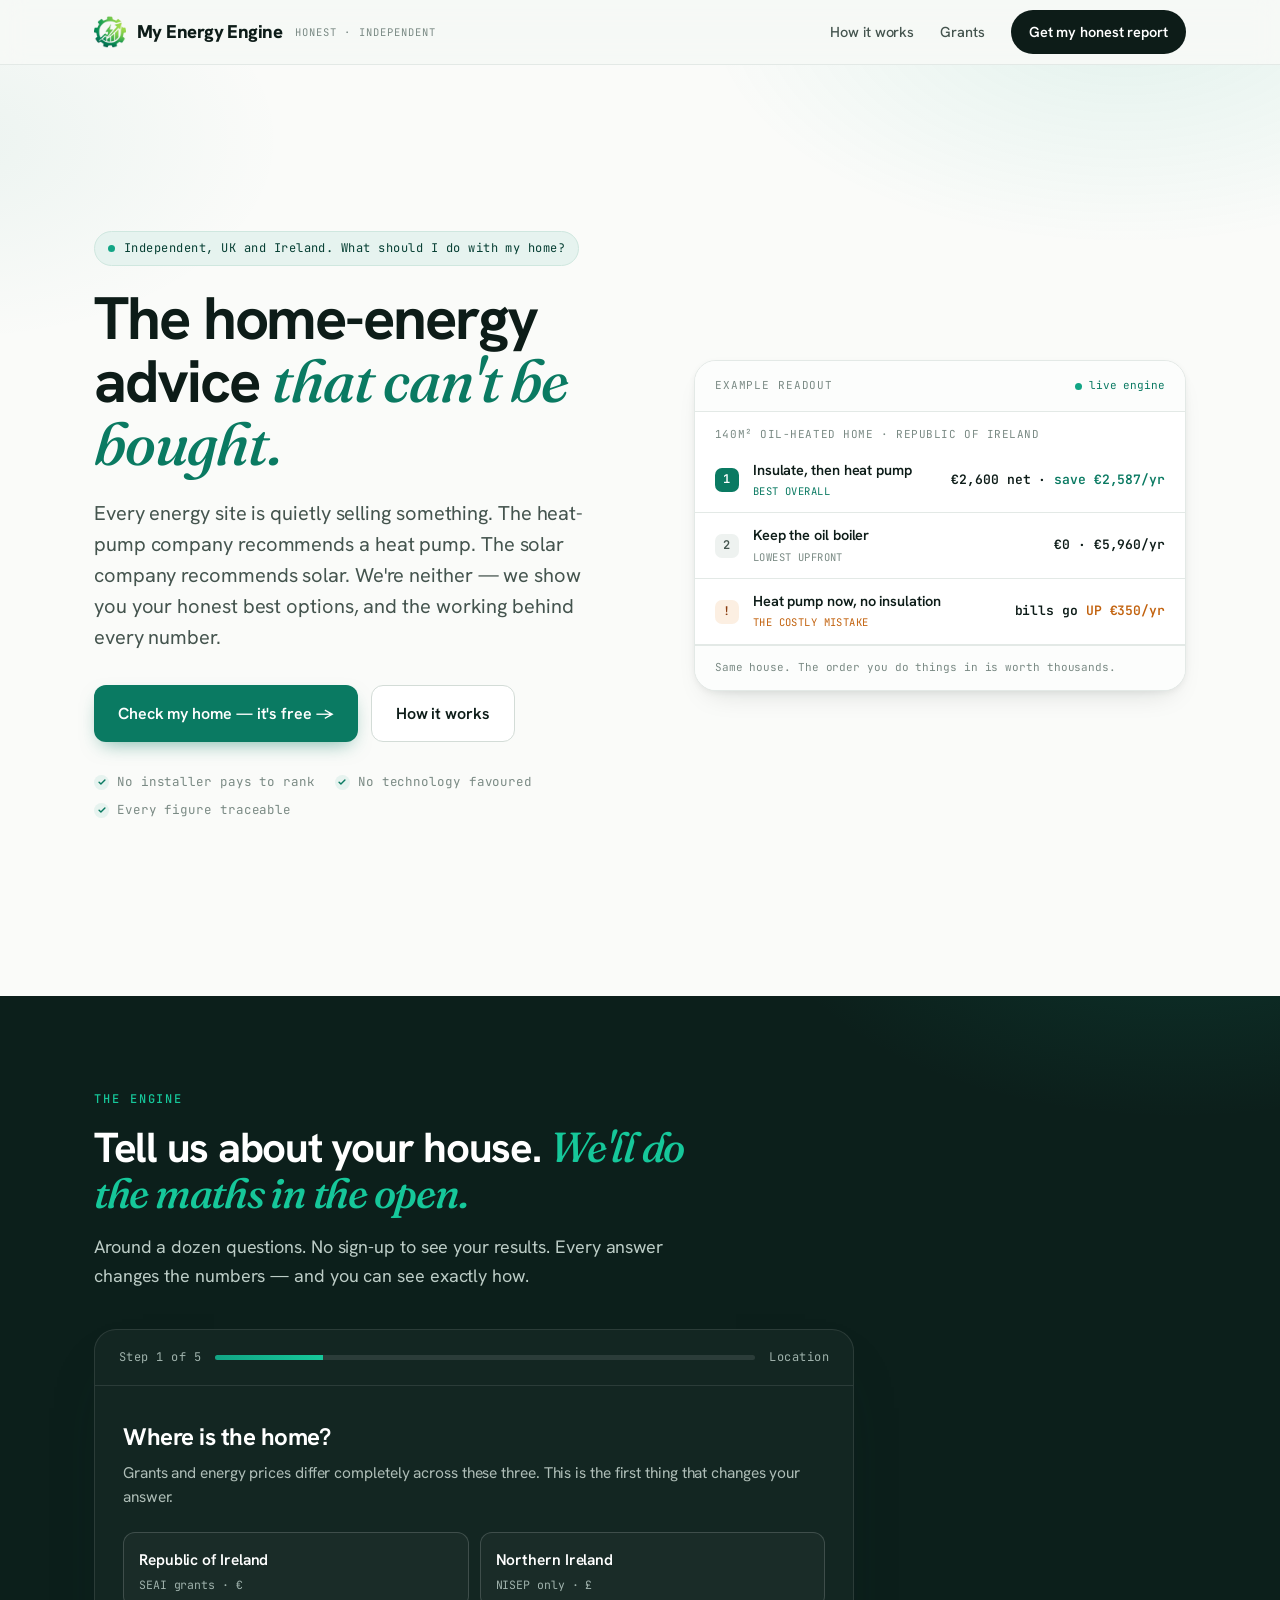
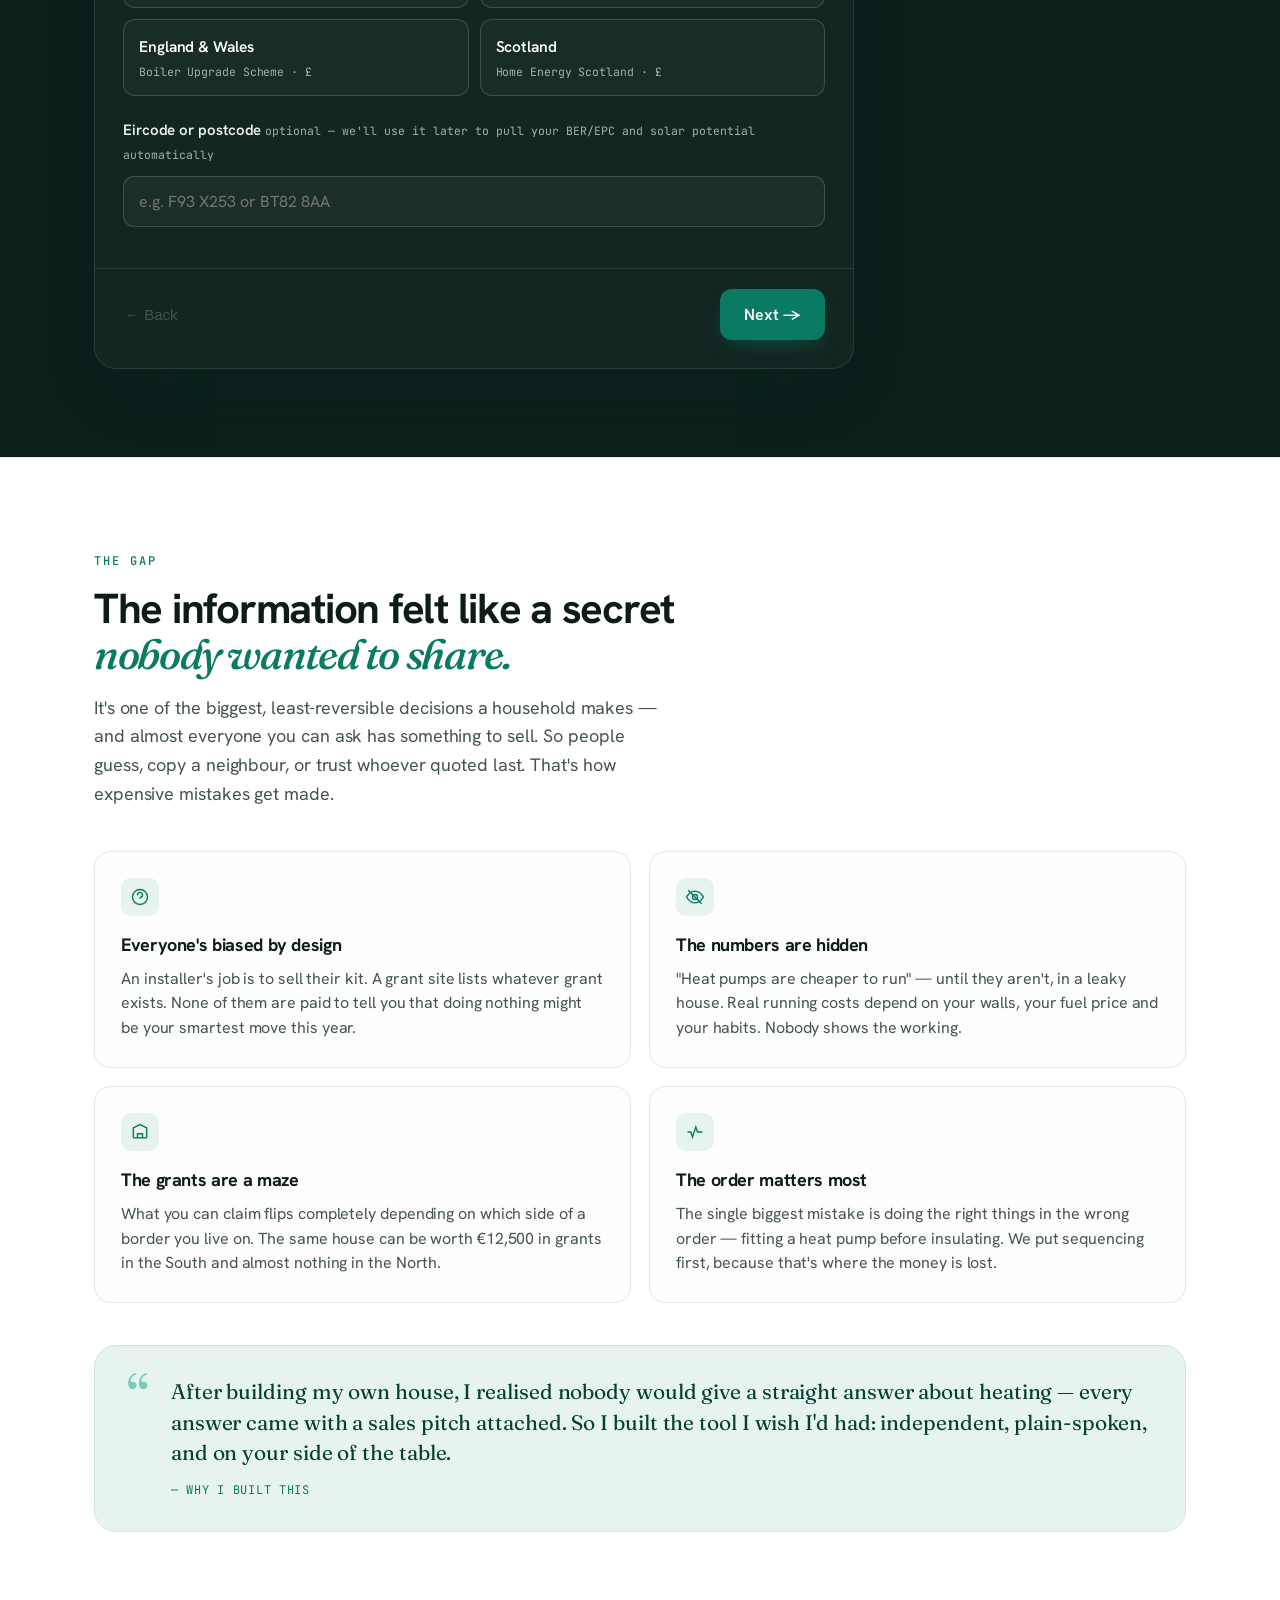
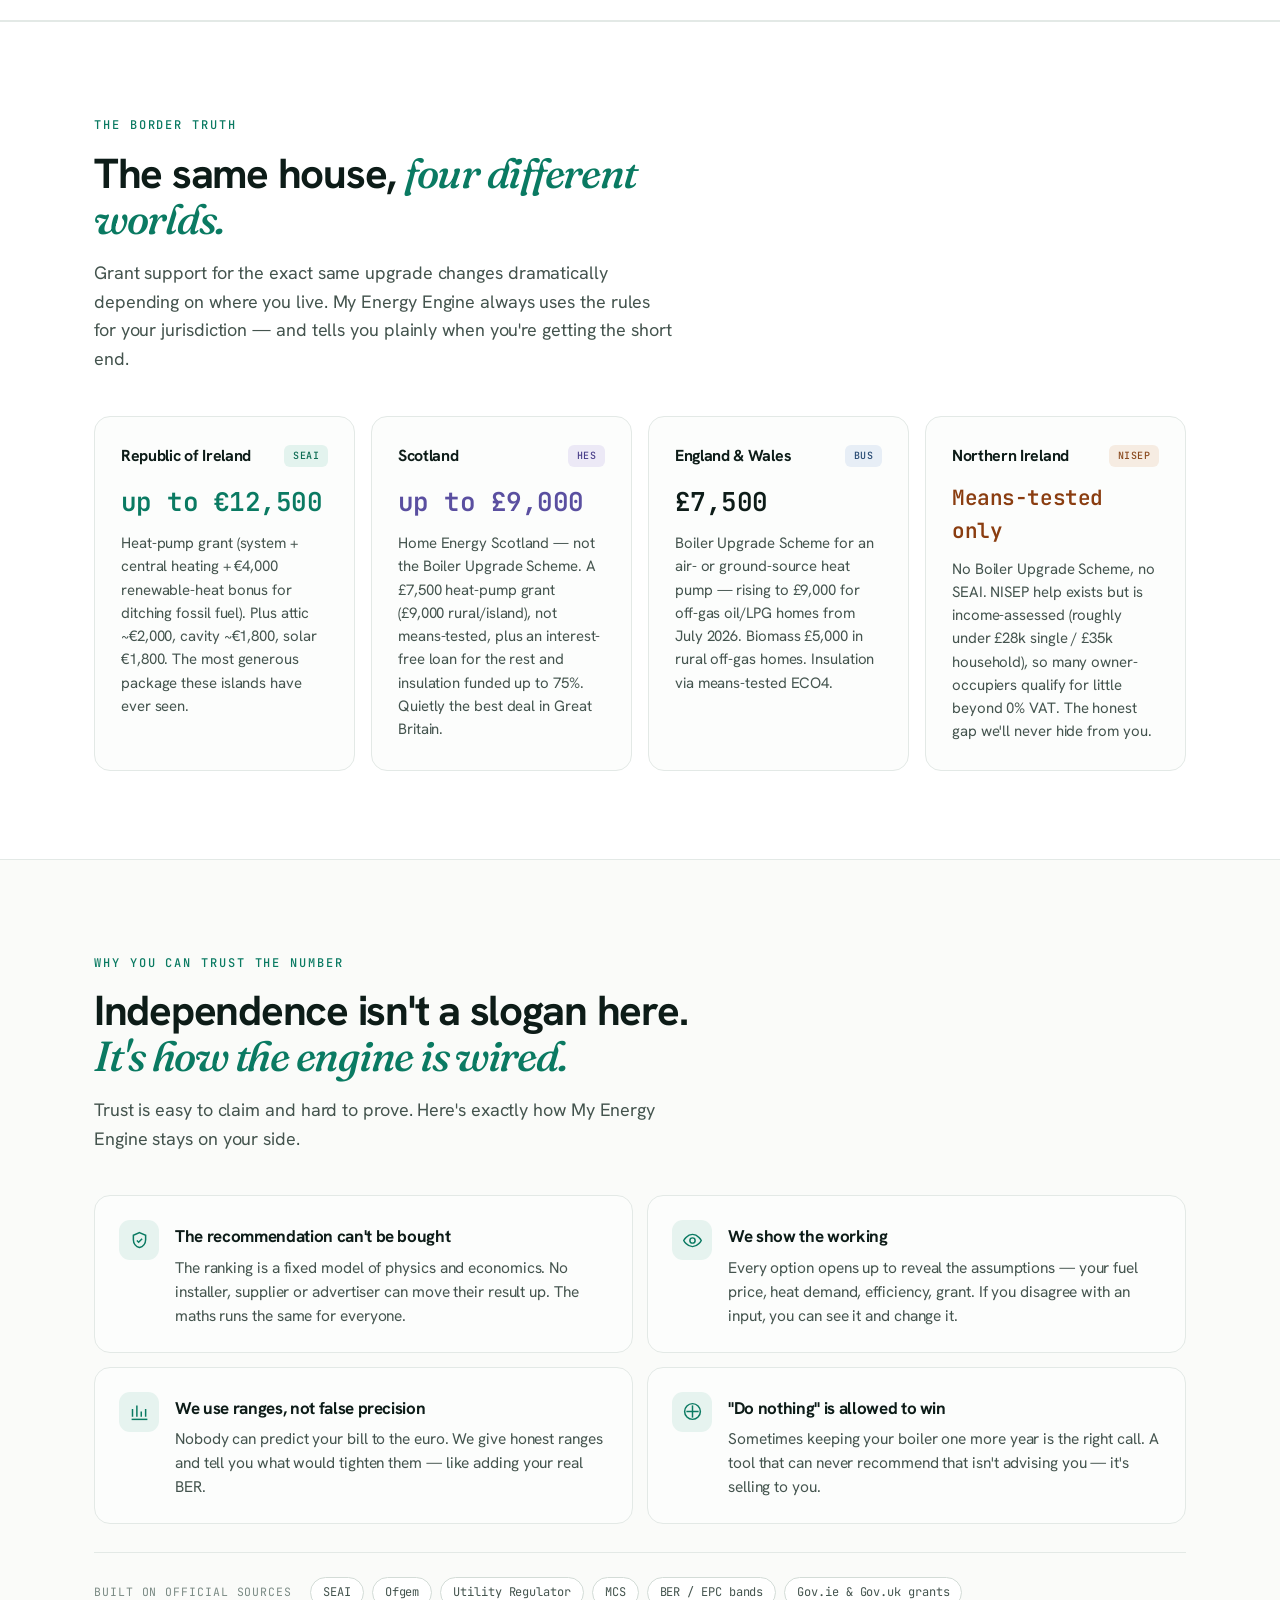
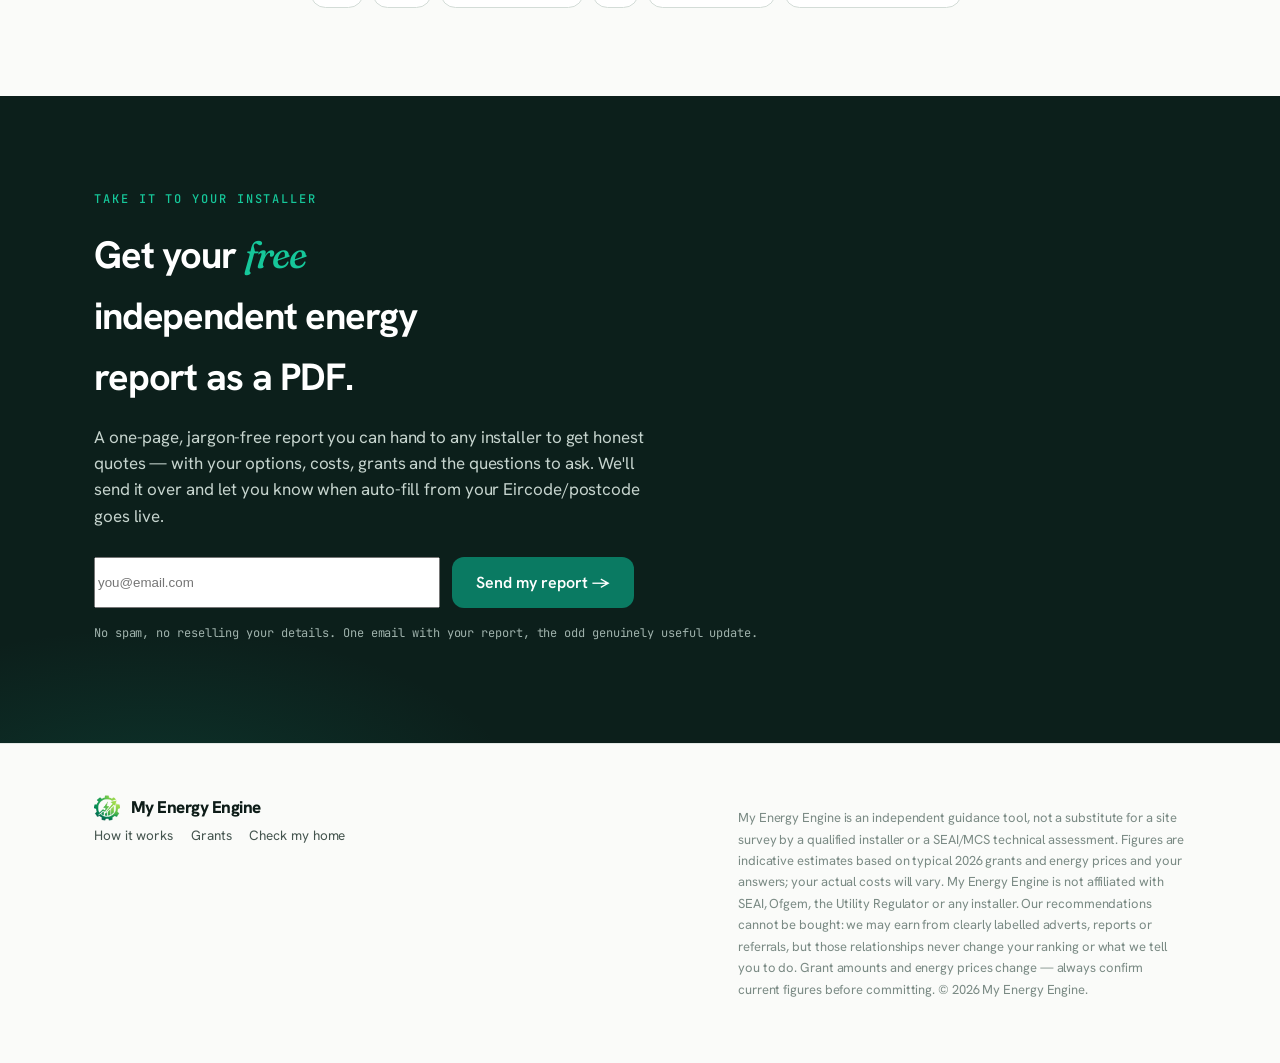
<file: index.html>
<!DOCTYPE html>
<html lang="en">
<head>
<meta charset="UTF-8">
<meta name="viewport" content="width=device-width, initial-scale=1.0">
<title>My Energy Engine — the honest home energy advisor | UK &amp; Ireland</title>
<meta name="description" content="An independent home-energy decision engine for the UK and Ireland. We favour no technology and our ranking can't be bought. Tell us about your house and see your honest best options — heat pump, insulation, solar, boiler — with the working shown.">
<meta name="robots" content="index, follow">
<!-- Open Graph -->
<meta property="og:title" content="My Energy Engine — the honest home energy advisor">
<meta property="og:description" content="If it was my own money, what would I do with your house? An independent engine that shows its working and can't be bought.">
<meta property="og:type" content="website">
<meta property="og:locale" content="en_IE">
<meta property="og:image" content="https://myenergyengine.com/og-image.png">
<meta property="og:image:width" content="1200">
<meta property="og:image:height" content="630">
<meta name="twitter:card" content="summary_large_image">
<link rel="icon" type="image/png" href="favicon.png">
<link rel="apple-touch-icon" href="logo-mark.png">
<link rel="preconnect" href="https://fonts.googleapis.com">
<link rel="preconnect" href="https://fonts.gstatic.com" crossorigin>
<link href="https://fonts.googleapis.com/css2?family=Hanken+Grotesk:wght@400;500;600;700;800&family=Fraunces:ital,opsz,wght@0,9..144,400;0,9..144,500;0,9..144,600;1,9..144,400;1,9..144,500&family=JetBrains+Mono:wght@400;500;600&display=swap" rel="stylesheet">
<style>
  :root{
    --bg:#fafbf9; --surface:#ffffff; --surface-2:#eef2f0; --paper:#fcfdfc;
    --ink:#0d1c18; --ink-soft:#44544e; --muted:#7a8a84; --muted-d:#9fb2ac;
    --brand:#0a7a62; --brand-2:#12a585; --brand-tint:#e6f3ef; --brand-ink:#063f33;
    --mint:#0a7a62; --mint-bright:#16c79a;
    --ember:#c2620e; --ember-soft:#e8975a; --ember-tint:#fcefe2; --ember-ink:#8a3d10;
    --gold:#b9852a;
    --panel:#0c1f1b; --panel-2:#12302a; --panel-line:rgba(255,255,255,.10);
    --line:#e3e9e6; --line-2:#d3dcd7;
    --maxw:1140px; --r:16px; --r-lg:22px;
    --sh-1:0 1px 2px rgba(13,28,24,.06), 0 1px 1px rgba(13,28,24,.04);
    --sh-2:0 2px 6px rgba(13,28,24,.05), 0 14px 30px -16px rgba(13,28,24,.18);
    --sh-3:0 30px 60px -28px rgba(8,40,33,.40);
  }
  *{box-sizing:border-box}
  html{scroll-behavior:smooth}
  body{
    margin:0;background:var(--bg);color:var(--ink);
    font-family:"Hanken Grotesk",system-ui,sans-serif;font-size:17px;line-height:1.6;
    -webkit-font-smoothing:antialiased;text-rendering:optimizeLegibility;letter-spacing:-.005em;
  }
  h1,h2,h3,h4,.ui{font-family:"Hanken Grotesk",system-ui,sans-serif;letter-spacing:-.02em;font-weight:700}
  .serif{font-family:"Fraunces",Georgia,serif;font-weight:500;letter-spacing:-.01em}
  .mono{font-family:"JetBrains Mono",ui-monospace,monospace;font-variant-numeric:tabular-nums}
  a{color:inherit}
  img{max-width:100%}
  .wrap{max-width:var(--maxw);margin:0 auto;padding:0 24px}
  .eyebrow{font-family:"JetBrains Mono",monospace;font-size:12px;letter-spacing:.16em;text-transform:uppercase;color:var(--brand);font-weight:500}
  .panel-eyebrow{color:var(--mint-bright)}

  /* reveal */
  .reveal{opacity:0;transform:translateY(14px);transition:opacity .6s cubic-bezier(.2,.6,.2,1),transform .6s cubic-bezier(.2,.6,.2,1)}
  .reveal.in{opacity:1;transform:none}

  /* ---------- top bar ---------- */
  .bar{position:sticky;top:0;z-index:40;background:rgba(246,248,246,.82);backdrop-filter:saturate(160%) blur(12px);border-bottom:1px solid var(--line)}
  .bar .wrap{display:flex;align-items:center;justify-content:space-between;height:64px}
  .brand{display:flex;align-items:center;gap:11px;font-weight:800;font-size:18.5px;letter-spacing:-.03em;white-space:nowrap;min-width:0}
  .seal{width:32px;height:32px;flex:0 0 auto;object-fit:contain;display:block}
  .seal svg{width:17px;height:17px}
  .brand small{font-family:"JetBrains Mono",monospace;font-weight:400;font-size:10.5px;letter-spacing:.1em;color:var(--muted);text-transform:uppercase;margin-left:2px}
  .bar nav{display:flex;align-items:center;gap:26px}
  .bar nav a.nl{font-weight:500;font-size:14.5px;text-decoration:none;color:var(--ink-soft)}
  .bar nav a.nl:hover{color:var(--ink)}
  .bar a.cta{font-weight:600;font-size:14.5px;text-decoration:none;background:var(--ink);color:#fff;padding:10px 18px;border-radius:999px;transition:transform .12s ease,background .15s;white-space:nowrap}
  .bar a.cta:hover{background:var(--brand);transform:translateY(-1px)}
  .cta-short{display:none}

  /* ---------- hero ---------- */
  .hero{position:relative;overflow:hidden}
  .hero::before{content:"";position:absolute;inset:0;background:
    radial-gradient(680px 380px at 88% -6%, rgba(18,165,133,.10), transparent 62%),
    radial-gradient(560px 340px at -4% 8%, rgba(10,122,98,.06), transparent 60%);pointer-events:none}
  .hero .wrap{position:relative;z-index:2;display:grid;grid-template-columns:1.05fr .95fr;gap:56px;align-items:center;padding:78px 24px 88px}
  .hgrip{font-family:"JetBrains Mono",monospace;display:inline-flex;align-items:center;gap:9px;font-size:12px;letter-spacing:.04em;color:var(--brand-ink);background:var(--brand-tint);border:1px solid #cfe7df;padding:7px 13px;border-radius:999px}
  .hgrip b{width:7px;height:7px;border-radius:50%;background:var(--brand-2);display:block}
  h1.hh{font-size:clamp(36px,5.4vw,60px);line-height:1.03;margin:22px 0 0;letter-spacing:-.035em}
  h1.hh em{font-family:"Fraunces",Georgia,serif;font-style:italic;font-weight:500;color:var(--brand);letter-spacing:-.02em}
  .hero .lede{font-size:clamp(17px,2vw,20px);color:var(--ink-soft);max-width:46ch;margin:22px 0 0;line-height:1.55}
  .hero-cta{display:flex;flex-wrap:wrap;gap:13px;margin:32px 0 0}
  .btn{font-family:"Hanken Grotesk",sans-serif;font-weight:600;font-size:16px;border:0;border-radius:12px;padding:15px 24px;cursor:pointer;text-decoration:none;display:inline-flex;align-items:center;gap:9px;transition:transform .12s ease,background .15s ease,box-shadow .15s,border-color .15s}
  .btn:active{transform:translateY(1px)}
  .btn-primary{background:var(--brand);color:#fff;box-shadow:0 8px 20px -8px rgba(10,122,98,.6)}
  .btn-primary:hover{background:#096b56;box-shadow:0 10px 26px -8px rgba(10,122,98,.7)}
  .btn-ghost{background:var(--surface);color:var(--ink);border:1px solid var(--line-2)}
  .btn-ghost:hover{border-color:var(--ink);background:#fff}
  .htrust{display:flex;flex-wrap:wrap;gap:8px 20px;margin:30px 0 0;font-family:"JetBrains Mono",monospace;font-size:12.5px;color:var(--muted)}
  .htrust span{display:flex;align-items:center;gap:8px}
  .htrust span::before{content:"";width:15px;height:15px;flex:0 0 auto;border-radius:50%;background:var(--brand-tint) url("data:image/svg+xml,%3Csvg xmlns='http://www.w3.org/2000/svg' width='10' height='10' viewBox='0 0 12 12'%3E%3Cpath d='M2.5 6.2l2.2 2.2L9.5 3.6' stroke='%230a7a62' stroke-width='1.7' fill='none' stroke-linecap='round' stroke-linejoin='round'/%3E%3C/svg%3E") center/10px no-repeat}

  /* hero readout card */
  .readout{background:var(--surface);border:1px solid var(--line);border-radius:var(--r-lg);box-shadow:var(--sh-2);overflow:hidden}
  .ro-top{display:flex;align-items:center;justify-content:space-between;padding:16px 20px;border-bottom:1px solid var(--line);background:var(--paper)}
  .ro-top .rl{font-family:"JetBrains Mono",monospace;font-size:11px;letter-spacing:.08em;text-transform:uppercase;color:var(--muted)}
  .ro-live{display:flex;align-items:center;gap:7px;font-family:"JetBrains Mono",monospace;font-size:11px;color:var(--brand)}
  .ro-live i{width:7px;height:7px;border-radius:50%;background:var(--brand-2);box-shadow:0 0 0 0 rgba(18,165,133,.5);animation:pulse 2.4s infinite}
  @keyframes pulse{0%{box-shadow:0 0 0 0 rgba(18,165,133,.45)}70%{box-shadow:0 0 0 7px rgba(18,165,133,0)}100%{box-shadow:0 0 0 0 rgba(18,165,133,0)}}
  .ro-sub{padding:14px 20px 4px;font-family:"JetBrains Mono",monospace;font-size:11px;letter-spacing:.05em;text-transform:uppercase;color:var(--muted)}
  .ro-row{display:flex;align-items:center;gap:14px;justify-content:space-between;padding:13px 20px;border-bottom:1px solid var(--line)}
  .ro-row:last-child{border-bottom:0}
  .ro-rank{width:24px;height:24px;border-radius:7px;flex:0 0 auto;display:flex;align-items:center;justify-content:center;font-family:"JetBrains Mono",monospace;font-size:12px;font-weight:600;background:var(--surface-2);color:var(--ink-soft)}
  .ro-row.best .ro-rank{background:var(--brand);color:#fff}
  .ro-row.bad .ro-rank{background:var(--ember-tint);color:var(--ember-ink)}
  .ro-name{flex:1;min-width:0}
  .ro-name .nm{display:block;font-weight:600;font-size:14.5px;line-height:1.25}
  .ro-name .tg{display:block;font-family:"JetBrains Mono",monospace;font-size:10.5px;letter-spacing:.04em;color:var(--muted);text-transform:uppercase;margin-top:4px}
  .ro-row.best .ro-name .tg{color:var(--brand)}
  .ro-row.bad .ro-name .tg{color:var(--ember)}
  .ro-fig{font-family:"JetBrains Mono",monospace;font-size:13px;font-weight:600;text-align:right;white-space:nowrap}
  .ro-fig b{color:var(--brand);font-weight:600}
  .ro-row.bad .ro-fig b{color:var(--ember)}
  .ro-foot{padding:13px 20px;font-family:"JetBrains Mono",monospace;font-size:11px;color:var(--muted);background:var(--paper);border-top:1px solid var(--line)}

  /* ---------- generic sections ---------- */
  section{padding:88px 0}
  .sec-head{max-width:62ch}
  .sec-head h2{font-size:clamp(28px,4vw,42px);line-height:1.07;margin:14px 0 0;letter-spacing:-.03em}
  .sec-head h2 em{font-family:"Fraunces",Georgia,serif;font-style:italic;font-weight:500;color:var(--brand)}
  .sec-head p{color:var(--ink-soft);margin:16px 0 0;font-size:18px;max-width:58ch}

  /* problem */
  .problem{background:var(--surface);border-top:1px solid var(--line);border-bottom:1px solid var(--line)}
  .pgrid{display:grid;grid-template-columns:repeat(2,1fr);gap:18px;margin-top:42px}
  .pcard{background:var(--paper);border:1px solid var(--line);border-radius:var(--r);padding:26px;transition:transform .18s ease,box-shadow .18s ease,border-color .18s}
  .pcard:hover{transform:translateY(-3px);box-shadow:var(--sh-2);border-color:var(--line-2)}
  .picon{width:38px;height:38px;border-radius:10px;background:var(--brand-tint);display:flex;align-items:center;justify-content:center;margin-bottom:15px}
  .picon svg{width:20px;height:20px;stroke:var(--brand);fill:none;stroke-width:1.7}
  .pcard h3{font-size:18px;margin:0 0 7px;font-weight:700;letter-spacing:-.02em}
  .pcard p{margin:0;color:var(--ink-soft);font-size:16px;line-height:1.55}
  .founder{margin-top:42px;display:flex;gap:22px;align-items:flex-start;background:var(--brand-tint);border:1px solid #cfe7df;border-radius:var(--r-lg);padding:30px 32px}
  .founder .qmark{font-family:"Fraunces",Georgia,serif;font-size:60px;line-height:.7;color:var(--brand-2);flex:0 0 auto;opacity:.5}
  .founder p{margin:0;font-family:"Fraunces",Georgia,serif;font-size:21px;line-height:1.45;color:var(--brand-ink);font-weight:400}
  .founder cite{display:block;margin-top:14px;font-family:"JetBrains Mono",monospace;font-style:normal;font-size:12px;letter-spacing:.06em;color:var(--brand);text-transform:uppercase}

  /* ---------- the engine / wizard (dark instrument) ---------- */
  .engine{background:var(--panel);color:#eef3f0;position:relative;overflow:hidden}
  .engine::before{content:"";position:absolute;inset:0;background:radial-gradient(700px 380px at 92% -10%,rgba(18,165,133,.16),transparent 60%);pointer-events:none}
  .engine .wrap{position:relative;z-index:2}
  .engine .sec-head h2{color:#fff}
  .engine .sec-head h2 em{color:var(--mint-bright)}
  .engine .sec-head p{color:#bcccc6}
  .engine .eyebrow{color:var(--mint-bright)}
  .wizard{margin-top:38px;background:rgba(255,255,255,.03);border:1px solid var(--panel-line);border-radius:var(--r-lg);overflow:hidden;box-shadow:var(--sh-3);max-width:760px}
  .prog{display:flex;align-items:center;gap:14px;padding:18px 24px;border-bottom:1px solid var(--panel-line);font-family:"JetBrains Mono",monospace;font-size:12px;color:var(--muted-d);letter-spacing:.04em}
  .progbar{flex:1;height:5px;border-radius:3px;background:rgba(255,255,255,.10);overflow:hidden}
  .progbar i{display:block;height:100%;width:20%;background:linear-gradient(90deg,var(--brand-2),var(--mint-bright));transition:width .4s cubic-bezier(.2,.7,.2,1)}
  .step{display:none;padding:32px 28px 8px}
  .step.active{display:block;animation:fade .35s ease}
  @keyframes fade{from{opacity:0;transform:translateY(7px)}to{opacity:1;transform:none}}
  .step h3{font-size:24px;margin:0 0 5px;color:#fff;font-weight:700;letter-spacing:-.02em}
  .step .hint{color:#aebdb7;font-size:15.5px;margin:0 0 24px;line-height:1.5}
  .field{margin:0 0 22px}
  .field>label{display:block;font-weight:600;font-size:15px;margin-bottom:10px;color:#eef3f0}
  .field .sub{font-family:"JetBrains Mono",monospace;font-size:11.5px;color:var(--muted-d);font-weight:400;text-transform:none;letter-spacing:0}
  select,input[type=text],input[type=number]{
    width:100%;font-family:"Hanken Grotesk",sans-serif;font-size:16px;color:#fff;background:rgba(255,255,255,.04);
    border:1px solid rgba(255,255,255,.16);border-radius:11px;padding:14px 15px;appearance:none;transition:border-color .15s,box-shadow .15s}
  select{background-image:url("data:image/svg+xml,%3Csvg xmlns='http://www.w3.org/2000/svg' width='12' height='8' viewBox='0 0 12 8'%3E%3Cpath d='M1 1l5 5 5-5' stroke='%237fb3a6' stroke-width='1.6' fill='none'/%3E%3C/svg%3E");background-repeat:no-repeat;background-position:right 15px center;padding-right:38px}
  select:focus,input:focus{outline:none;border-color:var(--mint-bright);box-shadow:0 0 0 3px rgba(22,199,154,.22)}
  .opts{display:grid;gap:11px}
  .opts.cols-3{grid-template-columns:repeat(3,1fr)}
  .opts.cols-2{grid-template-columns:repeat(2,1fr)}
  .opt{position:relative}
  .opt input{position:absolute;opacity:0;inset:0;cursor:pointer}
  .opt label{display:block;cursor:pointer;border:1px solid rgba(255,255,255,.16);border-radius:12px;padding:15px;background:rgba(255,255,255,.03);transition:.15s;height:100%}
  .opt .ot{font-weight:600;font-size:15.5px;color:#fff}
  .opt .od{font-family:"JetBrains Mono",monospace;font-size:11.5px;color:var(--muted-d);margin-top:4px;line-height:1.35}
  .opt input:checked+label{border-color:var(--mint-bright);background:rgba(22,199,154,.12);box-shadow:0 0 0 1px var(--mint-bright) inset}
  .opt input:focus-visible+label{outline:2px solid var(--mint-bright);outline-offset:2px}
  .rangewrap{display:flex;align-items:center;gap:16px}
  input[type=range]{flex:1;-webkit-appearance:none;height:6px;border-radius:3px;background:rgba(255,255,255,.16);padding:0}
  input[type=range]::-webkit-slider-thumb{-webkit-appearance:none;width:22px;height:22px;border-radius:50%;background:var(--mint-bright);cursor:pointer;border:3px solid #0c1f1b;box-shadow:0 2px 8px rgba(0,0,0,.4)}
  input[type=range]::-moz-range-thumb{width:22px;height:22px;border-radius:50%;background:var(--mint-bright);cursor:pointer;border:3px solid #0c1f1b}
  .rangeval{font-family:"JetBrains Mono",monospace;font-weight:600;font-size:17px;min-width:92px;text-align:right;color:#fff}
  .check{display:flex;gap:12px;align-items:flex-start;background:rgba(255,255,255,.03);border:1px solid rgba(255,255,255,.16);border-radius:12px;padding:14px 15px;cursor:pointer;transition:border-color .15s}
  .check:hover{border-color:rgba(255,255,255,.3)}
  .check input{margin-top:3px;width:18px;height:18px;accent-color:var(--mint-bright)}
  .check .ct{font-weight:500;font-size:15px;color:#fff}
  .check .cd{font-family:"JetBrains Mono",monospace;font-size:11.5px;color:var(--muted-d);display:block;margin-top:2px}
  .row2{display:grid;grid-template-columns:1fr 1fr;gap:15px}
  .berbox{display:none;margin-top:10px}
  .berbox.show{display:block}
  .navbtns{display:flex;justify-content:space-between;align-items:center;gap:12px;padding:20px 28px 28px;border-top:1px solid var(--panel-line);margin-top:10px}
  .lnk{background:none;border:0;color:#aebdb7;font-weight:500;font-size:15px;cursor:pointer;padding:8px 2px}
  .lnk:hover{color:#fff}
  .lnk[disabled]{opacity:.3;cursor:default}
  .err{color:var(--ember-soft);font-family:"JetBrains Mono",monospace;font-size:12.5px;margin-top:8px;min-height:1px}

  /* ---------- results ---------- */
  .results{background:var(--bg);scroll-margin-top:72px}
  .results[hidden]{display:none}
  .verdict{background:var(--panel);color:#fff;border-radius:var(--r-lg);padding:34px 32px;position:relative;overflow:hidden;box-shadow:var(--sh-3)}
  .verdict::after{content:"";position:absolute;inset:0;background:radial-gradient(560px 240px at 90% -20%,rgba(22,199,154,.22),transparent 62%);pointer-events:none}
  .verdict .vlab{font-family:"JetBrains Mono",monospace;font-size:12px;letter-spacing:.1em;text-transform:uppercase;color:var(--mint-bright);position:relative;z-index:2}
  .verdict h3{font-size:clamp(26px,4vw,38px);margin:10px 0 0;font-weight:700;position:relative;z-index:2;letter-spacing:-.03em}
  .verdict .vwhy{color:#c6d4ce;margin:15px 0 0;max-width:60ch;position:relative;z-index:2;font-size:17px;line-height:1.55}
  .vstats{display:flex;flex-wrap:wrap;gap:26px 44px;margin:28px 0 0;position:relative;z-index:2}
  .vstat .n{font-family:"JetBrains Mono",monospace;font-weight:600;font-size:25px;color:#fff;letter-spacing:-.01em}
  .vstat .n.good{color:var(--mint-bright)}
  .vstat .l{font-family:"JetBrains Mono",monospace;font-size:11px;letter-spacing:.06em;text-transform:uppercase;color:var(--muted-d);margin-top:3px}
  .confnote{margin:26px 0 0;font-family:"JetBrains Mono",monospace;font-size:12.5px;color:var(--muted-d);position:relative;z-index:2;padding-top:20px;border-top:1px solid var(--panel-line)}
  .confhead{display:flex;gap:9px;align-items:center}
  .confnote b{color:#fff;font-weight:600}
  .confgrid{display:flex;flex-wrap:wrap;gap:7px;margin-top:13px}
  .confgrid span{display:inline-flex;align-items:center;gap:5px;font-size:11.5px;padding:5px 11px;border-radius:999px;border:1px solid var(--panel-line);white-space:nowrap}
  .confgrid span.y{color:var(--mint-bright)}
  .confgrid span.n{color:#cdb893}
  .conftip{margin-top:12px;font-size:11.5px;color:var(--muted-d);max-width:54ch;line-height:1.5}
  .confdot{width:9px;height:9px;border-radius:50%;background:var(--mint-bright);flex:0 0 auto}

  .mistake{margin-top:20px;background:var(--ember-tint);border:1px solid #f0c9a6;border-left:4px solid var(--ember);border-radius:var(--r);padding:22px 24px}
  .mistake h4{font-size:17px;margin:0 0 7px;color:var(--ember-ink);font-weight:700;display:flex;align-items:center;gap:9px}
  .mistake p{margin:0;color:#6b4424;font-size:16px;line-height:1.5}

  /* provisional verdict + confirm block */
  .verdict.provisional{box-shadow:0 0 0 1px var(--gold) inset,var(--sh-3)}
  .verdict.provisional .vlab{color:#e8c98b}
  .confirm{margin:22px 0 0;position:relative;z-index:2;background:rgba(255,255,255,.05);border:1px solid var(--panel-line);border-radius:14px;padding:18px 20px}
  .cflabel{font-family:"JetBrains Mono",monospace;font-size:12px;letter-spacing:.06em;text-transform:uppercase;color:#e8c98b;font-weight:600}
  .confirm ul{margin:11px 0 0;padding-left:18px;color:#dfe8e4}
  .confirm li{margin:5px 0}
  .confirm p{margin:13px 0 0;color:#bcccc6;font-size:15px;line-height:1.5}

  /* route map */
  .route{margin-top:24px;background:var(--surface);border:1px solid var(--line);border-radius:var(--r-lg);padding:30px 30px 14px;box-shadow:var(--sh-1)}
  .route.provis{border-color:#e6d2ac;background:linear-gradient(180deg,#fffdf8,var(--surface))}
  .route-head .eyebrow{color:var(--brand)}
  .route.provis .route-head .eyebrow{color:var(--gold)}
  .route-head h3{font-size:clamp(20px,3vw,26px);margin:10px 0 0;letter-spacing:-.025em;font-weight:700}
  .route-econ{font-family:"JetBrains Mono",monospace;font-size:14px;color:var(--ink-soft);margin:12px 0 0}
  .route-econ b{color:var(--brand);font-weight:600}
  .route-econ.muted{color:var(--muted)}
  .steps{list-style:none;margin:26px 0 0;padding:0}
  .rstep{display:flex;gap:18px;padding:0 0 24px;position:relative}
  .rstep::before{content:"";position:absolute;left:16px;top:34px;bottom:0;width:2px;background:var(--line-2)}
  .rstep:last-child::before{display:none}
  .rdot{width:34px;height:34px;border-radius:50%;flex:0 0 auto;background:var(--brand);color:#fff;font-family:"JetBrains Mono",monospace;font-weight:600;font-size:14px;display:flex;align-items:center;justify-content:center;position:relative;z-index:1}
  .route.provis .rdot{background:var(--gold)}
  .rbody{padding-top:4px;min-width:0}
  .rtitle{font-weight:700;font-size:17px;letter-spacing:-.02em;display:flex;align-items:center;gap:10px;flex-wrap:wrap}
  .rtag{font-family:"JetBrains Mono",monospace;font-size:10px;letter-spacing:.05em;text-transform:uppercase;color:var(--brand);background:var(--brand-tint);border-radius:999px;padding:3px 9px;font-weight:500}
  .route.provis .rtag{color:var(--gold);background:#f7eeda}
  .rbody p{margin:6px 0 0;color:var(--ink-soft);font-size:15.5px;line-height:1.5}
  .rcost{font-family:"JetBrains Mono",monospace;font-size:13px;color:var(--ink);margin-top:9px;display:inline-block;background:var(--surface-2);border-radius:8px;padding:5px 11px}

  /* conditional verdict */
  .verdict.conditional{box-shadow:0 0 0 1px var(--mint-bright) inset,var(--sh-3)}
  .verdict.conditional .vlab{color:var(--mint-bright)}
  .verdict .vwhy em{font-family:"Fraunces",Georgia,serif;font-style:italic;color:var(--mint-bright)}
  .condition{margin:22px 0 0;position:relative;z-index:2;background:rgba(22,199,154,.08);border:1px solid rgba(22,199,154,.3);border-radius:14px;padding:18px 20px}
  .condition .cflabel{color:var(--mint-bright)}
  .condition ul{margin:11px 0 0;padding-left:18px;color:#dfe8e4}
  .condition li{margin:6px 0;line-height:1.45}
  .condition b{color:#fff;font-weight:600}
  .condition p{margin:13px 0 0;color:#bcccc6;font-size:15px;line-height:1.5}

  /* red flags panel */
  .flags{margin-top:24px;background:var(--surface);border:1px solid var(--line);border-radius:var(--r-lg);padding:28px 28px 12px;box-shadow:var(--sh-1)}
  .flags-head{display:flex;gap:15px;align-items:flex-start}
  .fico{width:34px;height:34px;border-radius:9px;flex:0 0 auto;background:var(--ember-tint);color:var(--ember-ink);font-family:"JetBrains Mono",monospace;font-weight:600;font-size:18px;display:flex;align-items:center;justify-content:center}
  .flags-head h3{font-size:clamp(19px,3vw,23px);margin:2px 0 0;letter-spacing:-.025em;font-weight:700}
  .flags-head p{margin:6px 0 0;color:var(--ink-soft);font-size:15.5px;line-height:1.45}
  .flist{margin-top:10px}
  .flag{padding:18px 0;border-top:1px solid var(--line);display:flex;gap:14px}
  .flag::before{content:"";flex:0 0 auto;width:8px;height:8px;border-radius:2px;background:var(--ember);margin-top:8px}
  .fbody{min-width:0}
  .ft{font-weight:700;font-size:16px;letter-spacing:-.015em}
  .fd{color:var(--ink-soft);font-size:15.5px;line-height:1.5;margin-top:3px}

  /* assumptions centre */
  .assume{margin-top:24px;background:var(--surface);border:1px solid var(--line);border-radius:var(--r-lg);box-shadow:var(--sh-1);overflow:hidden}
  .assume summary{list-style:none;cursor:pointer;display:flex;align-items:center;justify-content:space-between;gap:12px;padding:20px 24px;font-weight:700;font-size:16.5px;letter-spacing:-.02em}
  .assume summary::-webkit-details-marker{display:none}
  .aco{color:var(--brand);margin-right:5px}
  .achint{font-family:"JetBrains Mono",monospace;font-size:11px;letter-spacing:.05em;text-transform:uppercase;color:var(--muted);font-weight:500;flex:0 0 auto}
  .assume[open] summary{border-bottom:1px solid var(--line)}
  .abody{padding:22px 24px 24px}
  .ac-intro{margin:0;color:var(--ink-soft);font-size:15.5px;line-height:1.5}
  .ac-edited{color:var(--brand)}
  .ac-group{margin-top:22px}
  .ac-gl{font-family:"JetBrains Mono",monospace;font-size:11.5px;letter-spacing:.06em;text-transform:uppercase;color:var(--brand);font-weight:600;margin-bottom:12px}
  .ac-gl small{color:var(--muted);font-weight:400;text-transform:none;letter-spacing:0;margin-left:4px}
  .ac-note{margin:0 0 12px;font-size:14px;color:var(--ink-soft);background:var(--surface-2);border-radius:10px;padding:11px 13px;line-height:1.45}
  .ac-fields{display:grid;grid-template-columns:repeat(auto-fit,minmax(190px,1fr));gap:13px}
  .acf{display:flex;flex-direction:column;gap:6px}
  .acf span{font-size:13.5px;color:var(--ink-soft);font-weight:600}
  .acf span small{color:var(--muted);font-weight:400;font-family:"JetBrains Mono",monospace}
  .acf input{width:100%;font-family:"JetBrains Mono",monospace;font-size:15px;color:var(--ink);background:var(--paper);border:1px solid var(--line-2);border-radius:10px;padding:11px 12px;-moz-appearance:textfield}
  .acf input:focus{outline:none;border-color:var(--brand);box-shadow:0 0 0 3px rgba(10,122,98,.15)}
  .ac-read{display:grid;gap:10px}
  .ac-read span{font-size:14.5px;color:var(--ink-soft)}
  .ac-read b{color:var(--ink);font-weight:600}
  .ac-read .mono{color:var(--brand)}
  .ac-actions{display:flex;flex-wrap:wrap;align-items:center;gap:14px;margin-top:24px;padding-top:20px;border-top:1px solid var(--line)}
  .ac-reset{background:none;border:0;color:var(--ink-soft);font-family:"Hanken Grotesk",sans-serif;font-weight:600;font-size:14.5px;cursor:pointer;padding:8px 4px}
  .ac-reset:hover{color:var(--ink)}

  .rlist{margin-top:32px;display:grid;gap:16px}
  .card{background:var(--surface);border:1px solid var(--line);border-radius:var(--r);overflow:hidden;transition:box-shadow .18s,transform .18s,border-color .18s}
  .card:hover{box-shadow:var(--sh-2);transform:translateY(-2px)}
  .card.top{border-color:var(--brand);box-shadow:0 0 0 1px var(--brand) inset,0 14px 36px -20px rgba(10,122,98,.5)}
  .chead{display:flex;align-items:flex-start;gap:15px;padding:22px 24px 17px}
  .rank{font-family:"JetBrains Mono",monospace;font-weight:600;font-size:13px;color:#fff;background:var(--ink);width:32px;height:32px;border-radius:9px;display:flex;align-items:center;justify-content:center;flex:0 0 auto}
  .card.top .rank{background:var(--brand)}
  .ctitle{flex:1;min-width:0}
  .ctitle h4{font-size:19px;margin:0;font-weight:700;letter-spacing:-.02em}
  .ctitle .meas{font-family:"JetBrains Mono",monospace;font-size:12.5px;color:var(--muted);margin-top:5px}
  .badges{display:flex;flex-wrap:wrap;gap:6px;margin-top:11px}
  .badge{font-family:"JetBrains Mono",monospace;font-size:10.5px;letter-spacing:.04em;text-transform:uppercase;padding:4px 10px;border-radius:999px;border:1px solid currentColor;font-weight:500}
  .badge.run{color:var(--brand)}
  .badge.up{color:var(--ink-soft)}
  .badge.green{color:#2f8f4f}
  .badge.pay{color:var(--gold)}
  .badge.warn{color:var(--ember);border-color:var(--ember);background:var(--ember-tint)}
  .cfigs{display:grid;grid-template-columns:repeat(4,1fr);border-top:1px solid var(--line);background:var(--paper)}
  .cfig{padding:16px 18px;border-right:1px solid var(--line)}
  .cfig:last-child{border-right:0}
  .cfig .k{font-family:"JetBrains Mono",monospace;font-size:10px;letter-spacing:.05em;text-transform:uppercase;color:var(--muted)}
  .cfig .v{font-family:"JetBrains Mono",monospace;font-weight:600;font-size:16.5px;margin-top:4px}
  .cfig .v.run{color:var(--brand)}
  .cfig .v.bad{color:var(--ember)}
  .cfig .v small{font-size:11px;color:var(--muted);font-weight:400}
  .gauge{height:6px;background:var(--surface-2);margin:0 24px;border-radius:3px;overflow:hidden}
  .gauge i{display:block;height:100%;border-radius:3px;background:linear-gradient(90deg,var(--brand),var(--brand-2));transition:width .6s cubic-bezier(.2,.7,.2,1)}
  .gauge.over i{background:linear-gradient(90deg,var(--ember-soft),var(--ember))}
  .working{padding:0 24px}
  .working details{border-top:1px solid var(--line);margin-top:6px}
  .working summary{list-style:none;cursor:pointer;font-weight:600;font-size:14px;color:var(--brand);padding:15px 0;display:flex;align-items:center;gap:8px}
  .working summary::-webkit-details-marker{display:none}
  .working summary::before{content:"";width:8px;height:8px;border-right:2px solid var(--brand);border-bottom:2px solid var(--brand);transform:rotate(-45deg);transition:transform .18s;margin-left:2px}
  details[open] summary::before{transform:rotate(45deg)}
  .working .wbody{padding:2px 0 22px;font-size:15px;color:var(--ink-soft)}
  .working .wbody ul{margin:6px 0 0;padding-left:18px}
  .working .wbody li{margin:5px 0;line-height:1.5}
  .working .wbody .warnline{color:var(--ember-ink)}

  .restart{margin-top:28px;text-align:center}

  /* paid report CTA — the till */
  .report-cta{margin-top:24px;background:linear-gradient(160deg,var(--brand-tint),var(--surface));border:1px solid #cfe7df;border-radius:var(--r-lg);padding:32px 30px;text-align:center;box-shadow:var(--sh-1)}
  .rc-tag{font-family:"JetBrains Mono",monospace;font-size:11.5px;letter-spacing:.1em;text-transform:uppercase;color:var(--brand);font-weight:600}
  .report-cta h3{font-size:clamp(21px,3.4vw,28px);margin:12px 0 0;letter-spacing:-.025em;color:var(--brand-ink)}
  .report-cta>p{margin:14px auto 0;max-width:54ch;color:var(--ink-soft);font-size:16px;line-height:1.55}
  .report-cta .btn-primary{margin-top:22px}
  .rc-note{font-family:"JetBrains Mono",monospace;font-size:12px;color:var(--muted);margin-top:16px}

  /* grants */
  .grants{background:var(--surface);border-top:1px solid var(--line);border-bottom:1px solid var(--line)}
  .gflex{display:grid;grid-template-columns:repeat(4,1fr);gap:16px;margin-top:42px}
  .gcard{border:1px solid var(--line);border-radius:var(--r);padding:26px;background:var(--paper);transition:transform .18s,box-shadow .18s}
  .gcard:hover{transform:translateY(-3px);box-shadow:var(--sh-2)}
  .gcard h3{font-size:16px;margin:0 0 12px;font-weight:700;display:flex;align-items:center;gap:9px;justify-content:space-between}
  .gcard .gtag{font-family:"JetBrains Mono",monospace;font-size:10px;letter-spacing:.05em;text-transform:uppercase;padding:3px 9px;border-radius:6px;font-weight:500}
  .gcard.roi .gtag{background:#e3f3ee;color:#0c6b53}
  .gcard.gb .gtag{background:#e7eef6;color:#274a73}
  .gcard.ni .gtag{background:#f6ece2;color:#8a4a1f}
  .gcard.scot .gtag{background:#ece9f6;color:#4a3f8a}
  .gcard.scot .big{color:#5a4fa0}
  .gcard p{margin:10px 0 0;font-size:15px;color:var(--ink-soft);line-height:1.55}
  .gcard .big{font-family:"JetBrains Mono",monospace;font-weight:600;font-size:26px;color:var(--ink);display:block;letter-spacing:-.02em}
  .gcard.roi .big{color:var(--brand)}
  .gcard.ni .big{font-size:21px;color:var(--ember-ink)}

  /* trust */
  .trust .tgrid{display:grid;grid-template-columns:1fr 1fr;gap:14px;margin-top:42px}
  .titem{display:flex;gap:16px;background:var(--paper);border:1px solid var(--line);border-radius:var(--r);padding:24px}
  .ticon{width:40px;height:40px;border-radius:11px;background:var(--brand-tint);display:flex;align-items:center;justify-content:center;flex:0 0 auto}
  .ticon svg{width:21px;height:21px;stroke:var(--brand);fill:none;stroke-width:1.7}
  .titem h3{font-size:17px;margin:3px 0 5px;font-weight:700;letter-spacing:-.02em}
  .titem p{margin:0;color:var(--ink-soft);font-size:15.5px;line-height:1.55}
  .sources{margin-top:28px;display:flex;flex-wrap:wrap;align-items:center;gap:12px 18px;padding-top:24px;border-top:1px solid var(--line)}
  .srclabel{font-family:"JetBrains Mono",monospace;font-size:11.5px;letter-spacing:.08em;text-transform:uppercase;color:var(--muted)}
  .srclist{display:flex;flex-wrap:wrap;gap:8px}
  .srclist span{font-family:"JetBrains Mono",monospace;font-size:12px;color:var(--ink-soft);background:var(--surface);border:1px solid var(--line-2);border-radius:999px;padding:5px 12px}

  /* capture */
  .capture{background:var(--panel);color:#fff;position:relative;overflow:hidden}
  .capture::before{content:"";position:absolute;inset:0;background:radial-gradient(620px 300px at 12% 110%,rgba(18,165,133,.16),transparent 60%);pointer-events:none}
  .capture .wrap{position:relative;z-index:2}
  .capture h2{color:#fff;font-size:clamp(26px,4vw,38px);margin:14px 0 0;max-width:20ch;letter-spacing:-.03em}
  .capture h2 em{font-family:"Fraunces",Georgia,serif;font-style:italic;color:var(--mint-bright);font-weight:500}
  .capture .clede{color:#c6d4ce;max-width:56ch;margin:16px 0 0;font-size:17px;line-height:1.55}
  .capform{margin-top:28px;display:flex;gap:12px;flex-wrap:wrap;max-width:540px}
  .capform input{flex:1;min-width:240px}
  .capform .btn-primary{white-space:nowrap;box-shadow:none}
  .capnote{font-family:"JetBrains Mono",monospace;font-size:12px;color:var(--muted-d);margin-top:16px}

  footer{background:var(--bg);border-top:1px solid var(--line);padding:50px 0;font-size:14.5px;color:var(--muted)}
  footer .wrap{display:flex;flex-wrap:wrap;gap:22px;justify-content:space-between;align-items:flex-start}
  footer .fbrand{display:flex;align-items:center;gap:11px;font-weight:800;font-size:17px;color:var(--ink);letter-spacing:-.03em}
  footer .disc{max-width:64ch;font-size:13px;line-height:1.65}
  footer a{color:var(--ink-soft);text-decoration:none}
  footer a:hover{color:var(--ink)}
  .flinks{display:flex;gap:18px;flex-wrap:wrap;font-size:13.5px;margin-top:4px}

  @media(max-width:880px){
    .hero .wrap{grid-template-columns:1fr;gap:40px;padding:56px 24px 64px}
    .readout{order:2}
    section{padding:64px 0}
    .pgrid,.gflex,.trust .tgrid,.vstats{grid-template-columns:1fr}
    .cfigs{grid-template-columns:1fr 1fr}
    .cfig:nth-child(2){border-right:0}
    .cfig:nth-child(1),.cfig:nth-child(2){border-bottom:1px solid var(--line)}
    .row2{grid-template-columns:1fr}
    .opts.cols-3{grid-template-columns:1fr}
    .bar nav a.nl{display:none}
    .founder{flex-direction:column;gap:8px;padding:26px 24px}
    .founder .qmark{font-size:44px}
  }
  @media(max-width:560px){
    body{font-size:16.5px}
    .brand{font-size:16px}
    .brand small{display:none}
    .seal{width:27px;height:27px}
    .bar nav{gap:0}
    .bar a.cta{padding:9px 14px;font-size:13.5px}
    .cta-full{display:none}
    .cta-short{display:inline}
    .hero .wrap{padding:40px 20px 50px}
    h1.hh{font-size:clamp(29px,8.4vw,40px)}
    .ro-row{flex-wrap:wrap;align-items:baseline}
    .ro-name{flex:1 1 auto}
    .ro-fig{flex:1 1 100%;text-align:left;padding-left:38px;margin-top:4px;white-space:normal;font-size:13.5px}
    .ro-sub{line-height:1.45}
    .founder p{font-size:18.5px}
  }
  @media(prefers-reduced-motion:reduce){*{animation:none!important;transition:none!important}.reveal{opacity:1;transform:none}}
</style>
</head>
<body>

<!-- ============ TOP BAR ============ -->
<header class="bar">
  <div class="wrap">
    <div class="brand">
      <img class="seal" src="logo-mark.png" alt="My Energy Engine" width="32" height="32">
      My Energy Engine <small>honest · independent</small>
    </div>
    <nav>
      <a href="#how" class="nl">How it works</a>
      <a href="#grants" class="nl">Grants</a>
      <a href="#start" class="cta"><span class="cta-full">Get my honest report</span><span class="cta-short">Get report</span></a>
    </nav>
  </div>
</header>

<!-- ============ HERO ============ -->
<section class="hero">
  <div class="wrap">
    <div class="hcopy">
      <span class="hgrip"><b></b> Independent, UK and Ireland. What should I do with my home?</span>
      <h1 class="hh">The home-energy advice <em>that can't be bought.</em></h1>
      <p class="lede">Every energy site is quietly selling something. The heat-pump company recommends a heat pump. The solar company recommends solar. We're neither — we show you your honest best options, and the working behind every number.</p>
      <div class="hero-cta">
        <a href="#start" class="btn btn-primary">Check my home — it's free →</a>
        <a href="#how" class="btn btn-ghost">How it works</a>
      </div>
      <div class="htrust">
        <span>No installer pays to rank</span>
        <span>No technology favoured</span>
        <span>Every figure traceable</span>
      </div>
    </div>

    <div class="readout reveal" aria-hidden="true">
      <div class="ro-top">
        <span class="rl">Example readout</span>
        <span class="ro-live"><i></i> live engine</span>
      </div>
      <div class="ro-sub">140m² oil-heated home · Republic of Ireland</div>
      <div class="ro-row best">
        <span class="ro-rank">1</span>
        <span class="ro-name"><span class="nm">Insulate, then heat pump</span><span class="tg">best overall</span></span>
        <span class="ro-fig">€2,600 net · <b>save €2,587/yr</b></span>
      </div>
      <div class="ro-row">
        <span class="ro-rank">2</span>
        <span class="ro-name"><span class="nm">Keep the oil boiler</span><span class="tg">lowest upfront</span></span>
        <span class="ro-fig">€0 · €5,960/yr</span>
      </div>
      <div class="ro-row bad">
        <span class="ro-rank">!</span>
        <span class="ro-name"><span class="nm">Heat pump now, no insulation</span><span class="tg">the costly mistake</span></span>
        <span class="ro-fig">bills go <b>UP €350/yr</b></span>
      </div>
      <div class="ro-foot">Same house. The order you do things in is worth thousands.</div>
    </div>
  </div>
</section>

<!-- ============ THE ENGINE / WIZARD ============ -->
<section class="engine" id="start">
  <div class="wrap">
    <div class="sec-head reveal">
      <span class="eyebrow">The engine</span>
      <h2>Tell us about your house. <em>We'll do the maths in the open.</em></h2>
      <p>Around a dozen questions. No sign-up to see your results. Every answer changes the numbers — and you can see exactly how.</p>
    </div>

    <form class="wizard reveal" id="wiz" novalidate>
      <div class="prog">
        <span id="stepLabel">Step 1 of 5</span>
        <div class="progbar"><i id="progFill"></i></div>
        <span id="stepName">Location</span>
      </div>

      <!-- STEP 1 -->
      <div class="step active" data-step="1">
        <h3>Where is the home?</h3>
        <p class="hint">Grants and energy prices differ completely across these three. This is the first thing that changes your answer.</p>
        <div class="field">
          <div class="opts cols-2" role="radiogroup">
            <div class="opt"><input type="radio" name="region" id="r-roi" value="ROI"><label for="r-roi"><div class="ot">Republic of Ireland</div><div class="od">SEAI grants · €</div></label></div>
            <div class="opt"><input type="radio" name="region" id="r-ni" value="NI"><label for="r-ni"><div class="ot">Northern Ireland</div><div class="od">NISEP only · £</div></label></div>
            <div class="opt"><input type="radio" name="region" id="r-gb" value="GB"><label for="r-gb"><div class="ot">England &amp; Wales</div><div class="od">Boiler Upgrade Scheme · £</div></label></div>
            <div class="opt"><input type="radio" name="region" id="r-scot" value="SCOT"><label for="r-scot"><div class="ot">Scotland</div><div class="od">Home Energy Scotland · £</div></label></div>
          </div>
        </div>
        <div class="field">
          <label>Eircode or postcode <span class="sub">optional — we'll use it later to pull your BER/EPC and solar potential automatically</span></label>
          <input type="text" name="postcode" autocomplete="postal-code" placeholder="e.g. F93 X253 or BT82 8AA">
        </div>
        <div class="err" id="err1"></div>
      </div>

      <!-- STEP 2 -->
      <div class="step" data-step="2">
        <h3>The basics of the building</h3>
        <p class="hint">Floor area and age set how much heat your home loses. A slider is fine — you don't need to be exact.</p>
        <div class="field">
          <label>Property type</label>
          <select name="ptype">
            <option value="detached">Detached house</option>
            <option value="semi">Semi-detached house</option>
            <option value="terrace">Terraced / townhouse</option>
            <option value="bungalow">Bungalow</option>
            <option value="apartment">Apartment</option>
          </select>
        </div>
        <div class="field">
          <label>Total floor area <span class="sub">all heated floors</span></label>
          <div class="rangewrap">
            <input type="range" name="area" min="40" max="400" step="5" value="130" id="area">
            <div class="rangeval"><span id="areaVal">130</span> m²</div>
          </div>
        </div>
        <div class="field">
          <label>When was it built?</label>
          <select name="era">
            <option value="pre1980">Before 1980</option>
            <option value="1980-1990">1980 – 1990</option>
            <option value="1991-2005" selected>1991 – 2005</option>
            <option value="2006-2010">2006 – 2010</option>
            <option value="post2011">2011 – 2020</option>
            <option value="newbuild">New build (2021 or later)</option>
          </select>
        </div>
        <div class="err" id="err2"></div>
      </div>

      <!-- STEP 3 -->
      <div class="step" data-step="3">
        <h3>How it's built &amp; insulated</h3>
        <p class="hint">This is what makes or breaks a heat pump. If you have a BER or EPC certificate, even better — it overrides our estimate.</p>
        <div class="field">
          <label>Wall construction</label>
          <select name="construction">
            <option value="cavity">Cavity wall (unfilled)</option>
            <option value="cavity-filled">Cavity wall (already filled)</option>
            <option value="solid">Solid / stone wall</option>
            <option value="timber">Timber frame</option>
            <option value="icf">ICF / modern airtight</option>
            <option value="unknown">Not sure</option>
          </select>
        </div>
        <div class="field">
          <label>How well insulated does it feel?</label>
          <div class="opts cols-2">
            <div class="opt"><input type="radio" name="insulation" id="i-poor" value="poor"><label for="i-poor"><div class="ot">Draughty &amp; cold</div><div class="od">hard to heat, cools fast</div></label></div>
            <div class="opt"><input type="radio" name="insulation" id="i-some" value="some" checked><label for="i-some"><div class="ot">Average</div><div class="od">some insulation, room to improve</div></label></div>
            <div class="opt"><input type="radio" name="insulation" id="i-good" value="good"><label for="i-good"><div class="ot">Pretty warm</div><div class="od">holds heat well</div></label></div>
            <div class="opt"><input type="radio" name="insulation" id="i-exc" value="excellent"><label for="i-exc"><div class="ot">Toasty &amp; airtight</div><div class="od">modern standard</div></label></div>
          </div>
        </div>
        <div class="field">
          <label class="check" style="cursor:pointer"><input type="checkbox" id="berToggle"><span><span class="ct">I know my BER / EPC rating</span><span class="cd">tick to enter it — it makes your result far more accurate</span></span></label>
          <div class="berbox" id="berbox">
            <label style="font-weight:600;font-size:14px;display:block;margin-bottom:8px;color:#eef3f0">Energy rating</label>
            <select name="ber">
              <option value="">— select band —</option>
              <option value="A">A</option><option value="B">B</option><option value="C">C</option>
              <option value="D">D</option><option value="E">E</option><option value="F">F</option><option value="G">G</option>
            </select>
          </div>
        </div>
        <div class="err" id="err3"></div>
      </div>

      <!-- STEP 4 -->
      <div class="step" data-step="4">
        <h3>How it's heated today</h3>
        <p class="hint">Your current system is the baseline everything is measured against. If you know your yearly heating spend, pop it in — we'll anchor the whole result to your real bill.</p>
        <div class="field">
          <label>Main heating right now</label>
          <select name="heating">
            <option value="oil">Oil boiler</option>
            <option value="gas">Mains gas boiler</option>
            <option value="lpg">LPG boiler</option>
            <option value="pellet">Wood pellet / biomass</option>
            <option value="solid">Solid fuel / open fire / stove</option>
            <option value="electric">Electric storage heaters</option>
            <option value="hp">Heat pump (already)</option>
          </select>
        </div>
        <div class="field">
          <label>Roughly what do you spend a year on heating? <span class="sub">optional — oil, gas or the heating share of your bill</span></label>
          <input type="number" name="spend" min="0" step="50" placeholder="e.g. 2400" inputmode="numeric">
        </div>
        <div class="err" id="err4"></div>
      </div>

      <!-- STEP 5 -->
      <div class="step" data-step="5">
        <h3>You, and what matters to you</h3>
        <p class="hint">The "best" option depends on what you're optimising for. Tell us, and we'll weight the ranking accordingly.</p>
        <div class="row2">
          <div class="field">
            <label>People living here</label>
            <input type="number" name="occupants" min="1" max="10" value="3" inputmode="numeric">
          </div>
          <div class="field">
            <label>Budget for upfront work</label>
            <select name="budget">
              <option value="3000">Under €/£3,000</option>
              <option value="15000" selected>€/£3,000 – 15,000</option>
              <option value="30000">€/£15,000 – 30,000</option>
              <option value="999999">Whatever pays off best</option>
            </select>
          </div>
        </div>
        <div class="field">
          <label style="margin-bottom:10px">Anything already in place?</label>
          <div class="opts cols-2">
            <label class="check"><input type="checkbox" name="ev"><span><span class="ct">I have / plan an EV</span><span class="cd">changes solar &amp; tariff maths</span></span></label>
            <label class="check"><input type="checkbox" name="solarAlready"><span><span class="ct">I already have solar</span><span class="cd">we won't recommend it again</span></span></label>
          </div>
        </div>
        <div class="field">
          <label>What matters most to you?</label>
          <div class="opts cols-3">
            <div class="opt"><input type="radio" name="priority" id="p-cost" value="cost" checked><label for="p-cost"><div class="ot">Lowest cost</div><div class="od">bills &amp; payback</div></label></div>
            <div class="opt"><input type="radio" name="priority" id="p-green" value="green"><label for="p-green"><div class="ot">Greenest</div><div class="od">cut carbon most</div></label></div>
            <div class="opt"><input type="radio" name="priority" id="p-simple" value="simple"><label for="p-simple"><div class="ot">Least hassle</div><div class="od">simple &amp; future-proof</div></label></div>
          </div>
        </div>
        <div class="err" id="err5"></div>
      </div>

      <div class="navbtns">
        <button type="button" class="lnk" id="backBtn" disabled>← Back</button>
        <button type="button" class="btn btn-primary" id="nextBtn">Next →</button>
      </div>
    </form>
  </div>
</section>

<!-- ============ RESULTS ============ -->
<section class="results" id="results" hidden>
  <div class="wrap">
    <span class="eyebrow">Your honest options</span>
    <div id="verdictMount"></div>
    <div id="mistakeMount"></div>
    <div id="routeMount"></div>
    <div id="flagsMount"></div>
    <div class="rlist" id="rlist"></div>
    <div id="assumeMount"></div>
    <div class="report-cta">
      <span class="rc-tag">The £20 Second Opinion</span>
      <h3>Want this as a report you can take to installers?</h3>
      <p>A complete, independent PDF: your route in order, every cost and grant, the quote red-flags to watch for, the exact questions to ask installers, and the assumptions behind every number. The thing to read before you spend tens of thousands.</p>
      <button type="button" class="btn btn-primary" onclick="buyReport()">Get my full report — £20 →</button>
      <p class="rc-note">One-off — no subscription. Independent: the report can't be bought by installers, only by you.</p>
    </div>
    <div class="restart">
      <button type="button" class="btn btn-ghost" id="restartBtn">↺ Change my answers</button>
    </div>
  </div>
</section>

<!-- ============ PROBLEM ============ -->
<section class="problem">
  <div class="wrap">
    <div class="sec-head reveal">
      <span class="eyebrow">The gap</span>
      <h2>The information felt like a secret <em>nobody wanted to share.</em></h2>
      <p>It's one of the biggest, least-reversible decisions a household makes — and almost everyone you can ask has something to sell. So people guess, copy a neighbour, or trust whoever quoted last. That's how expensive mistakes get made.</p>
    </div>
    <div class="pgrid">
      <div class="pcard reveal">
        <div class="picon"><svg viewBox="0 0 24 24"><circle cx="12" cy="12" r="9"/><path d="M9 9.5a3 3 0 1 1 4 2.8c-.7.4-1 .9-1 1.7"/><path d="M12 17.5v.01"/></svg></div>
        <h3>Everyone's biased by design</h3><p>An installer's job is to sell their kit. A grant site lists whatever grant exists. None of them are paid to tell you that doing nothing might be your smartest move this year.</p>
      </div>
      <div class="pcard reveal">
        <div class="picon"><svg viewBox="0 0 24 24"><path d="M2 12s3.5-7 10-7 10 7 10 7-3.5 7-10 7S2 12 2 12Z"/><circle cx="12" cy="12" r="3"/><path d="M4 4l16 16"/></svg></div>
        <h3>The numbers are hidden</h3><p>"Heat pumps are cheaper to run" — until they aren't, in a leaky house. Real running costs depend on your walls, your fuel price and your habits. Nobody shows the working.</p>
      </div>
      <div class="pcard reveal">
        <div class="picon"><svg viewBox="0 0 24 24"><path d="M4 19V7l8-4 8 4v12"/><path d="M4 19h16"/><path d="M9 19v-5h6v5"/></svg></div>
        <h3>The grants are a maze</h3><p>What you can claim flips completely depending on which side of a border you live on. The same house can be worth €12,500 in grants in the South and almost nothing in the North.</p>
      </div>
      <div class="pcard reveal">
        <div class="picon"><svg viewBox="0 0 24 24"><path d="M3 12h4l2 6 4-12 2 6h6"/></svg></div>
        <h3>The order matters most</h3><p>The single biggest mistake is doing the right things in the wrong order — fitting a heat pump before insulating. We put sequencing first, because that's where the money is lost.</p>
      </div>
    </div>
    <div class="founder reveal">
      <span class="qmark">&ldquo;</span>
      <div>
        <p>After building my own house, I realised nobody would give a straight answer about heating — every answer came with a sales pitch attached. So I built the tool I wish I'd had: independent, plain-spoken, and on your side of the table.</p>
        <cite>— Why I built this</cite>
      </div>
    </div>
  </div>
</section>

<!-- ============ GRANTS ============ -->
<section class="grants" id="grants">
  <div class="wrap">
    <div class="sec-head reveal">
      <span class="eyebrow">The border truth</span>
      <h2>The same house, <em>four different worlds.</em></h2>
      <p>Grant support for the exact same upgrade changes dramatically depending on where you live. My Energy Engine always uses the rules for your jurisdiction — and tells you plainly when you're getting the short end.</p>
    </div>
    <div class="gflex">
      <div class="gcard roi reveal"><h3>Republic of Ireland <span class="gtag">SEAI</span></h3><span class="big">up to €12,500</span><p>Heat-pump grant (system + central heating + €4,000 renewable-heat bonus for ditching fossil fuel). Plus attic ~€2,000, cavity ~€1,800, solar €1,800. The most generous package these islands have ever seen.</p></div>
      <div class="gcard scot reveal"><h3>Scotland <span class="gtag">HES</span></h3><span class="big">up to £9,000</span><p>Home Energy Scotland — not the Boiler Upgrade Scheme. A £7,500 heat-pump grant (£9,000 rural/island), not means-tested, plus an interest-free loan for the rest and insulation funded up to 75%. Quietly the best deal in Great Britain.</p></div>
      <div class="gcard gb reveal"><h3>England &amp; Wales <span class="gtag">BUS</span></h3><span class="big">£7,500</span><p>Boiler Upgrade Scheme for an air- or ground-source heat pump — rising to £9,000 for off-gas oil/LPG homes from July 2026. Biomass £5,000 in rural off-gas homes. Insulation via means-tested ECO4.</p></div>
      <div class="gcard ni reveal"><h3>Northern Ireland <span class="gtag">NISEP</span></h3><span class="big">Means-tested only</span><p>No Boiler Upgrade Scheme, no SEAI. NISEP help exists but is income-assessed (roughly under £28k single / £35k household), so many owner-occupiers qualify for little beyond 0% VAT. The honest gap we'll never hide from you.</p></div>
    </div>
  </div>
</section>

<!-- ============ TRUST / METHOD ============ -->
<section class="trust" id="how">
  <div class="wrap">
    <div class="sec-head reveal">
      <span class="eyebrow">Why you can trust the number</span>
      <h2>Independence isn't a slogan here. <em>It's how the engine is wired.</em></h2>
      <p>Trust is easy to claim and hard to prove. Here's exactly how My Energy Engine stays on your side.</p>
    </div>
    <div class="tgrid">
      <div class="titem reveal">
        <div class="ticon"><svg viewBox="0 0 24 24"><path d="M12 3l7 3v5c0 4.4-3 8-7 9-4-1-7-4.6-7-9V6l7-3Z"/><path d="M9 12l2 2 4-4"/></svg></div>
        <div><h3>The recommendation can't be bought</h3><p>The ranking is a fixed model of physics and economics. No installer, supplier or advertiser can move their result up. The maths runs the same for everyone.</p></div>
      </div>
      <div class="titem reveal">
        <div class="ticon"><svg viewBox="0 0 24 24"><path d="M2 12s3.5-7 10-7 10 7 10 7-3.5 7-10 7S2 12 2 12Z"/><circle cx="12" cy="12" r="3"/></svg></div>
        <div><h3>We show the working</h3><p>Every option opens up to reveal the assumptions — your fuel price, heat demand, efficiency, grant. If you disagree with an input, you can see it and change it.</p></div>
      </div>
      <div class="titem reveal">
        <div class="ticon"><svg viewBox="0 0 24 24"><path d="M4 18V9M9 18V5M14 18v-6M19 18v-9"/><path d="M3 21h18"/></svg></div>
        <div><h3>We use ranges, not false precision</h3><p>Nobody can predict your bill to the euro. We give honest ranges and tell you what would tighten them — like adding your real BER.</p></div>
      </div>
      <div class="titem reveal">
        <div class="ticon"><svg viewBox="0 0 24 24"><path d="M5 12h14"/><path d="M12 5v14"/><circle cx="12" cy="12" r="9"/></svg></div>
        <div><h3>"Do nothing" is allowed to win</h3><p>Sometimes keeping your boiler one more year is the right call. A tool that can never recommend that isn't advising you — it's selling to you.</p></div>
      </div>
    </div>

    <div class="sources reveal">
      <span class="srclabel">Built on official sources</span>
      <div class="srclist"><span>SEAI</span><span>Ofgem</span><span>Utility Regulator</span><span>MCS</span><span>BER / EPC bands</span><span>Gov.ie &amp; Gov.uk grants</span></div>
    </div>
  </div>
</section>
<!-- ============ EMAIL CAPTURE ============ -->
<section class="capture" id="report">
  <div class="wrap">
    <span class="eyebrow panel-eyebrow">Take it to your installer</span>
    <h2>Get your <em>free</em> independent energy report as a PDF.</h2>
    <p class="clede">A one-page, jargon-free report you can hand to any installer to get honest quotes — with your options, costs, grants and the questions to ask. We'll send it over and let you know when auto-fill from your Eircode/postcode goes live.</p>
    <!-- Formspree: replace your-id with your real form ID -->
    <form class="capform" action="https://formspree.io/f/your-id" method="POST">
      <input type="email" name="email" placeholder="you@email.com" required autocomplete="email">
      <button type="submit" class="btn btn-primary">Send my report →</button>
    </form>
    <p class="capnote">No spam, no reselling your details. One email with your report, the odd genuinely useful update.</p>
  </div>
</section>

<footer>
  <div class="wrap">
    <div>
      <div class="fbrand">
        <img class="seal" src="logo-mark.png" alt="" width="26" height="26" style="width:26px;height:26px">
        My Energy Engine
      </div>
      <div class="flinks">
        <a href="#how">How it works</a><a href="#grants">Grants</a><a href="#start">Check my home</a>
      </div>
    </div>
    <p class="disc">My Energy Engine is an independent guidance tool, not a substitute for a site survey by a qualified installer or a SEAI/MCS technical assessment. Figures are indicative estimates based on typical 2026 grants and energy prices and your answers; your actual costs will vary. My Energy Engine is not affiliated with SEAI, Ofgem, the Utility Regulator or any installer. Our recommendations cannot be bought: we may earn from clearly labelled adverts, reports or referrals, but those relationships never change your ranking or what we tell you to do. Grant amounts and energy prices change — always confirm current figures before committing. © 2026 My Energy Engine.</p>
  </div>
</footer>

<script src="engine.js"></script>
<script>
"use strict";
/* ---------------- UI ---------------- */
const $=s=>document.querySelector(s), $$=s=>[...document.querySelectorAll(s)];
let step=1; const TOTAL=5;
const names=["Location","The building","Fabric","Heating","You"];

$("#area").addEventListener("input",e=>{$("#areaVal").textContent=e.target.value;});
$("#berToggle").addEventListener("change",e=>{$("#berbox").classList.toggle("show",e.target.checked);});

function show(n){
  $$(".step").forEach(s=>s.classList.toggle("active",+s.dataset.step===n));
  $("#progFill").style.width=(n/TOTAL*100)+"%";
  $("#stepLabel").textContent=`Step ${n} of ${TOTAL}`;
  $("#stepName").textContent=names[n-1];
  $("#backBtn").disabled=n===1;
  $("#nextBtn").textContent=n===TOTAL?"See my honest options →":"Next →";
}
function val(name){const el=document.querySelector(`[name="${name}"]`);return el?el.value:"";}
function radio(name){const el=document.querySelector(`[name="${name}"]:checked`);return el?el.value:"";}

function validate(n){
  const e=$("#err"+n); e.textContent="";
  if(n===1&&!radio("region")){e.textContent="Pick where the home is to continue.";return false;}
  if(n===3&&!radio("insulation")){e.textContent="Give us a rough sense of insulation.";return false;}
  if(n===5&&!radio("priority")){e.textContent="Tell us what matters most.";return false;}
  return true;
}

$("#nextBtn").addEventListener("click",()=>{
  if(!validate(step))return;
  if(step<TOTAL){step++;show(step);$("#start").scrollIntoView({behavior:"smooth",block:"start"});}
  else run();
});
$("#backBtn").addEventListener("click",()=>{if(step>1){step--;show(step);}});
$("#restartBtn").addEventListener("click",()=>{
  currentOverrides=null;
  $("#results").hidden=true;step=1;show(1);$("#start").scrollIntoView({behavior:"smooth"});
});

let currentInput=null, currentOverrides=null;

/* ===== PAID REPORT =====
   Paste your Stripe / Gumroad payment link below. Set its success/redirect URL
   to .../report.html. Leave blank to preview the report directly (no payment). */
const REPORT_CHECKOUT_URL="https://buy.stripe.com/3cI7sL3Qh5v86kP06zaR200";
function buyReport(){
  if(!currentInput)return;
  const payload={input:currentInput,overrides:currentOverrides,t:Date.now()};
  try{localStorage.setItem("mee_report",JSON.stringify(payload));}catch(e){}
  let d="";
  try{d=btoa(encodeURIComponent(JSON.stringify(payload)));}catch(e){}
  if(REPORT_CHECKOUT_URL){window.location.href=REPORT_CHECKOUT_URL;}
  else{window.location.href="report.html"+(d?("?d="+d):"");}
}

function run(){
  const input={
    region:radio("region"), postcode:val("postcode"),
    ptype:val("ptype"), area:+val("area"), era:val("era"),
    construction:val("construction"), insulation:radio("insulation"),
    ber:$("#berToggle").checked?val("ber"):"",
    heating:val("heating"), spend:+val("spend")||0,
    occupants:Math.max(1,+val("occupants")||3),
    ev:document.querySelector('[name="ev"]').checked,
    solarAlready:document.querySelector('[name="solarAlready"]').checked,
    budget:+val("budget"), priority:radio("priority")
  };
  currentInput=input; currentOverrides=null;
  const res=assess(input,null);
  render(res,input);
  $("#results").hidden=false;
  $("#results").scrollIntoView({behavior:"smooth",block:"start"});
}

/* Assumptions Centre: recalculate with the user's edited numbers */
function acRecalc(){
  if(!currentInput)return;
  const num=id=>{const el=document.getElementById(id);if(!el)return null;const v=parseFloat(el.value);return isNaN(v)?null:v;};
  const ov={elec:num('ac-elec'), fuelPrice:num('ac-fuel'), grants:{}};
  document.querySelectorAll('[data-grant]').forEach(el=>{const v=parseFloat(el.value);if(!isNaN(v))ov.grants[el.getAttribute('data-grant')]=v;});
  currentOverrides=ov;
  render(assess(currentInput,currentOverrides),currentInput);
  const m=document.getElementById('assumeMount'); if(m)m.scrollIntoView({behavior:"smooth",block:"center"});
}
function acReset(){
  if(!currentInput)return;
  currentOverrides=null;
  render(assess(currentInput,null),currentInput);
  const m=document.getElementById('assumeMount'); if(m)m.scrollIntoView({behavior:"smooth",block:"center"});
}

const money=(c,n)=>c+Math.round(n).toLocaleString();
function rng(c,n,b){const lo=Math.round(n*(1-b)/10)*10,hi=Math.round(n*(1+b)/10)*10;return `${c}${lo.toLocaleString()}–${c}${hi.toLocaleString()}`;}

function render(res,input){
  const c=res.cur,b=res.best;
  // verdict tier: three honest outcomes
  const saveTxt=b.save>0?`save ~${money(c,b.save)}/yr`:(b.key==="keep"?"no change to your bills":`bills change by ${money(c,b.save)}/yr`);
  const hpInvolved=["hp","insul_hp","full"].includes(b.key);
  const notEnough=hpInvolved && res.conf.label==="Indicative" && !input.ber;
  const conditional=!notEnough && hpInvolved && res.conf.label==="Good confidence";

  const confnote=`
      <div class="confnote">
        <div class="confhead"><span class="confdot"></span><b>${res.conf.label}</b> — figures shown as ranges, not exact predictions.</div>
        <div class="confgrid">
          ${res.conf.have.map(x=>`<span class="y">✔ ${x}</span>`).join("")}
          ${res.conf.missing.map(x=>`<span class="n">✖ ${x}</span>`).join("")}
        </div>
        ${res.conf.missing.length?`<div class="conftip">The ✖ items are what a full survey adds. Supply what you can and your range tightens — we never invent a precision we don't have.</div>`:""}
      </div>`;

  const statsBlock=`
      <div class="vstats">
        <div class="vstat"><div class="n">${b.net===0?"—":money(c,b.net)}</div><div class="l">Upfront after grant</div></div>
        <div class="vstat"><div class="n good">${rng(c,b.running,res.conf.band)}</div><div class="l">To run / year</div></div>
        <div class="vstat"><div class="n ${b.save>0?'good':''}">${b.save>0?money(c,b.save):"—"}</div><div class="l">Saved / year</div></div>
        <div class="vstat"><div class="n">${b.payback?b.payback.toFixed(1)+" yrs":"—"}</div><div class="l">Payback</div></div>
        <div class="vstat"><div class="n good">${Math.round(Math.max(0,b.co2Save)/1000*10)/10} t</div><div class="l">CO₂ cut / year</div></div>
      </div>`;

  if(notEnough){
    $("#verdictMount").innerHTML=`
    <div class="verdict provisional">
      <div class="vlab">Not enough to commit — a decision this size deserves better than a guess</div>
      <h3>It points toward "${b.label}" — but we won't tell you to spend yet</h3>
      <p class="vwhy">On your answers so far, this is the likely direction. But without your energy rating, the heat-loss estimate is too rough to spend real money on. Most calculators hide that. We'd rather say it out loud.</p>
      <div class="confirm">
        <div class="cflabel">Confirm these before committing</div>
        <ul>${res.conf.missing.map(x=>`<li>${x}</li>`).join("")}</ul>
        <p>The quickest win is a BER/EPC certificate — it pins down your home's real heat loss and unlocks the right grants. Add it above and re-run for a firm answer.</p>
      </div>
      ${confnote}
    </div>`;
  } else if(conditional){
    $("#verdictMount").innerHTML=`
    <div class="verdict conditional">
      <div class="vlab">Conditional — a qualified yes for "${({cost:"lowest cost",green:"greenest",simple:"least hassle"})[input.priority]}" in ${res.regionName}</div>
      <h3>${b.label}</h3>
      <p class="vwhy">${b.measures.join(" + ")}. On a band-${res.band} home this is the right direction — but it only delivers the numbers below <em>if</em> the detail checks out on site.</p>
      ${statsBlock}
      <div class="condition">
        <div class="cflabel">This holds — provided</div>
        <ul>
          <li>A room-by-room <b>heat-loss survey</b> confirms the demand (not just floor area).</li>
          <li>Your <b>radiators are sized</b> for a heat pump's cooler water — expect a few to need upsizing.</li>
          <li>Your real BER/EPC matches our estimate of band ${res.band}.</li>
        </ul>
        <p>Insist on these in any quote. If an installer skips them, that's a red flag — see below.</p>
      </div>
      ${confnote}
    </div>`;
  } else {
    $("#verdictMount").innerHTML=`
    <div class="verdict">
      <div class="vlab">Clear recommendation for "${({cost:"lowest cost",green:"greenest",simple:"least hassle"})[input.priority]}" in ${res.regionName}</div>
      <h3>${b.label}</h3>
      <p class="vwhy">${b.measures.join(" + ")}. Based on a band-${res.band} home${input.spend?` and your ~${money(c,input.spend)}/yr heating spend`:""}, this is the option that best fits what you told us matters most.</p>
      ${statsBlock}
      ${confnote}
    </div>`;
  }

  // mistake
  $("#mistakeMount").innerHTML = res.mistake ? `
    <div class="mistake">
      <h4>⚠ The mistake to avoid</h4>
      <p>${res.mistake.warn}</p>
    </div>` : "";

  // route map
  const route=routeFor(res,input);
  $("#routeMount").innerHTML = route.steps.length ? `
    <div class="route ${notEnough?'provis':''}">
      <div class="route-head">
        <span class="eyebrow">${notEnough?'Provisional route':(b.key==='keep'?'Your call':'Your route — in order')}</span>
        <h3>${b.key==='keep'?'No major work needed yet':'Do it in this order — the sequence is where the money is'}</h3>
        ${(!notEnough && b.key!=='keep' && route.totalSave>0)?`<p class="route-econ"><b>~${money(c,route.totalNet)} after grants</b> all-in · saves ~${money(c,route.totalSave)}/yr once complete</p>`:''}
        ${notEnough?`<p class="route-econ muted">Costs and savings firm up once you confirm the basics above — this is the likely shape of the plan.</p>`:''}
      </div>
      <ol class="steps">
        ${route.steps.map((s,i)=>`
          <li class="rstep">
            <span class="rdot">${i+1}</span>
            <div class="rbody">
              <div class="rtitle">${s.title}${s.tag?`<span class="rtag">${s.tag}</span>`:''}</div>
              <p>${s.detail}</p>
              ${s.cost?`<div class="rcost">${s.cost}</div>`:''}
            </div>
          </li>`).join("")}
      </ol>
    </div>` : "";

  // red flags — watch out for this
  const flags=redFlags(res,input);
  $("#flagsMount").innerHTML = flags.length ? `
    <div class="flags">
      <div class="flags-head">
        <span class="fico">!</span>
        <div><h3>Before you get quotes — watch out for this</h3><p>The same honest engine, turned on the installers. If a quote shows any of these, ask hard questions first.</p></div>
      </div>
      <div class="flist">
        ${flags.map(f=>`<div class="flag"><div class="fbody"><div class="ft">${f.t}</div><div class="fd">${f.d}</div></div></div>`).join("")}
      </div>
    </div>` : "";

  // list
  const baseRun=res.baseRun;
  $("#rlist").innerHTML=res.list.map((s,i)=>{
    const isTop=s===b;
    const over=s.running>baseRun;
    const gp=Math.min(100,Math.round(s.running/ (baseRun*1.05) *100));
    const badges=s.badges.map(x=>`<span class="badge ${x[0]}">${x[1]}</span>`).join("")
      +(s.warn?`<span class="badge warn">costly trap</span>`:"");
    return `
    <div class="card ${isTop?'top':''}">
      <div class="chead">
        <div class="rank">${i+1}</div>
        <div class="ctitle">
          <h4>${s.label}</h4>
          <div class="meas">${s.measures.join(" · ")}</div>
          ${badges?`<div class="badges">${badges}</div>`:""}
        </div>
      </div>
      <div class="cfigs">
        <div class="cfig"><div class="k">Upfront after grant</div><div class="v">${s.net===0?"—":money(c,s.net)}</div></div>
        <div class="cfig"><div class="k">To run / yr</div><div class="v ${over?'bad':'run'}">${rng(c,s.running,res.conf.band)}</div></div>
        <div class="cfig"><div class="k">Saving / yr</div><div class="v ${s.save<0?'bad':''}">${s.save>0?money(c,s.save):(s.save<0?money(c,s.save):"—")}</div></div>
        <div class="cfig"><div class="k">Payback</div><div class="v">${s.payback?s.payback.toFixed(1)+"y":"—"}</div></div>
      </div>
      <div class="gauge ${over?'over':''}"><i style="width:${gp}%"></i></div>
      <div class="working">
        <details>
          <summary>Show the working</summary>
          <div class="wbody">
            <ul>${s.work.map(w=>`<li class="${w.indexOf('⚠')>=0?'warnline':''}">${w}</li>`).join("")}</ul>
            <div style="margin-top:10px;font-family:'JetBrains Mono';font-size:12.5px;color:var(--muted)">
              Grant applied: ${s.grant>0?money(c,s.grant):"none"} · Carbon ~${Math.round(s.co2/1000*10)/10} t/yr
            </div>
          </div>
        </details>
      </div>
    </div>`;
  }).join("");

  // Assumptions Centre — every number, visible and editable
  const a=res.assumptions;
  const gLabels={hpSystem:"Heat-pump system grant",hpCentral:"Central-heating bonus",hpBonus:"Fossil-switch bonus",hpOffGas:"Off-gas heat-pump grant",biomass:"Biomass grant",solar:"Solar PV grant",attic:"Attic insulation grant",cavity:"Cavity insulation grant"};
  const gKeys=({ROI:["hpSystem","hpCentral","hpBonus","solar","attic","cavity"],GB:["hpSystem","hpOffGas","biomass"],SCOT:["hpSystem","attic","cavity"],NI:["hpSystem","attic","solar"]})[a.region]||[];
  const acCur=a.cur;
  const showFuel=["oil","gas","lpg","pellet","solid"].includes(a.fuelKey);
  const fuelStep=a.fuelUnit==="/L"?"0.01":"0.005";
  const niNote=a.region==="NI"?`<p class="ac-note">Northern Ireland has no standard grants for most owners, so these default to £0. If you qualify for NISEP or Affordable Warmth support, enter what you'd actually get and recalculate.</p>`:"";
  $("#assumeMount").innerHTML=`
    <details class="assume"${currentOverrides?" open":""}>
      <summary><span><span class="aco">⚙</span> The numbers behind your result — see and edit every one</span><span class="achint">${currentOverrides?"edited":"open"}</span></summary>
      <div class="abody">
        <p class="ac-intro">These are the 2026 figures the engine used. Don't agree with our oil price, or know your real grant? Change it and recalculate — the whole result updates.${currentOverrides?` <b class="ac-edited">Showing your edited numbers.</b>`:""}</p>

        <div class="ac-group">
          <div class="ac-gl">Energy prices</div>
          <div class="ac-fields">
            <label class="acf"><span>Electricity <small>${acCur}/kWh</small></span><input type="number" id="ac-elec" step="0.005" min="0" value="${a.elec}"></label>
            ${showFuel?`<label class="acf"><span>${a.fuelLabel} <small>${acCur}${a.fuelUnit}</small></span><input type="number" id="ac-fuel" step="${fuelStep}" min="0" value="${a.fuelPrice}"></label>`:""}
          </div>
        </div>

        <div class="ac-group">
          <div class="ac-gl">Grants applied <small>${a.region}</small></div>
          ${niNote}
          <div class="ac-fields">
            ${gKeys.map(k=>`<label class="acf"><span>${gLabels[k]} <small>${acCur}</small></span><input type="number" data-grant="${k}" step="50" min="0" value="${a.grants[k]||0}"></label>`).join("")}
          </div>
        </div>

        <div class="ac-group">
          <div class="ac-gl">What we assumed <small>read-only</small></div>
          <div class="ac-read">
            <span><b>Heat-pump efficiency (SCOP)</b> at band ${a.band} — <span class="mono">${a.scop}</span></span>
            <span><b>Solar yield</b> — <span class="mono">${a.solarYield} kWh/kWp/yr</span></span>
            <span><b>Export rate</b> — <span class="mono">${acCur}${a.exportRate}/kWh</span></span>
            <span><b>Typical install</b> — heat pump <span class="mono">~${money(acCur,a.installHP)}</span>, solar <span class="mono">~${money(acCur,a.installSolar)}</span></span>
          </div>
        </div>

        <div class="ac-actions">
          <button type="button" class="btn btn-primary" onclick="acRecalc()">Recalculate with my numbers →</button>
          <button type="button" class="ac-reset" onclick="acReset()">Reset to 2026 figures</button>
        </div>
      </div>
    </details>`;
}

show(1);

/* ---------------- scroll reveal ---------------- */
(function(){
  const els=$$(".reveal");
  if(!("IntersectionObserver" in window)){els.forEach(e=>e.classList.add("in"));return;}
  const io=new IntersectionObserver((ents)=>{
    ents.forEach(en=>{if(en.isIntersecting){en.target.classList.add("in");io.unobserve(en.target);}});
  },{threshold:0.12,rootMargin:"0px 0px -40px 0px"});
  els.forEach(e=>io.observe(e));
})();
</script>
</script>
</body>
</html>
</file>
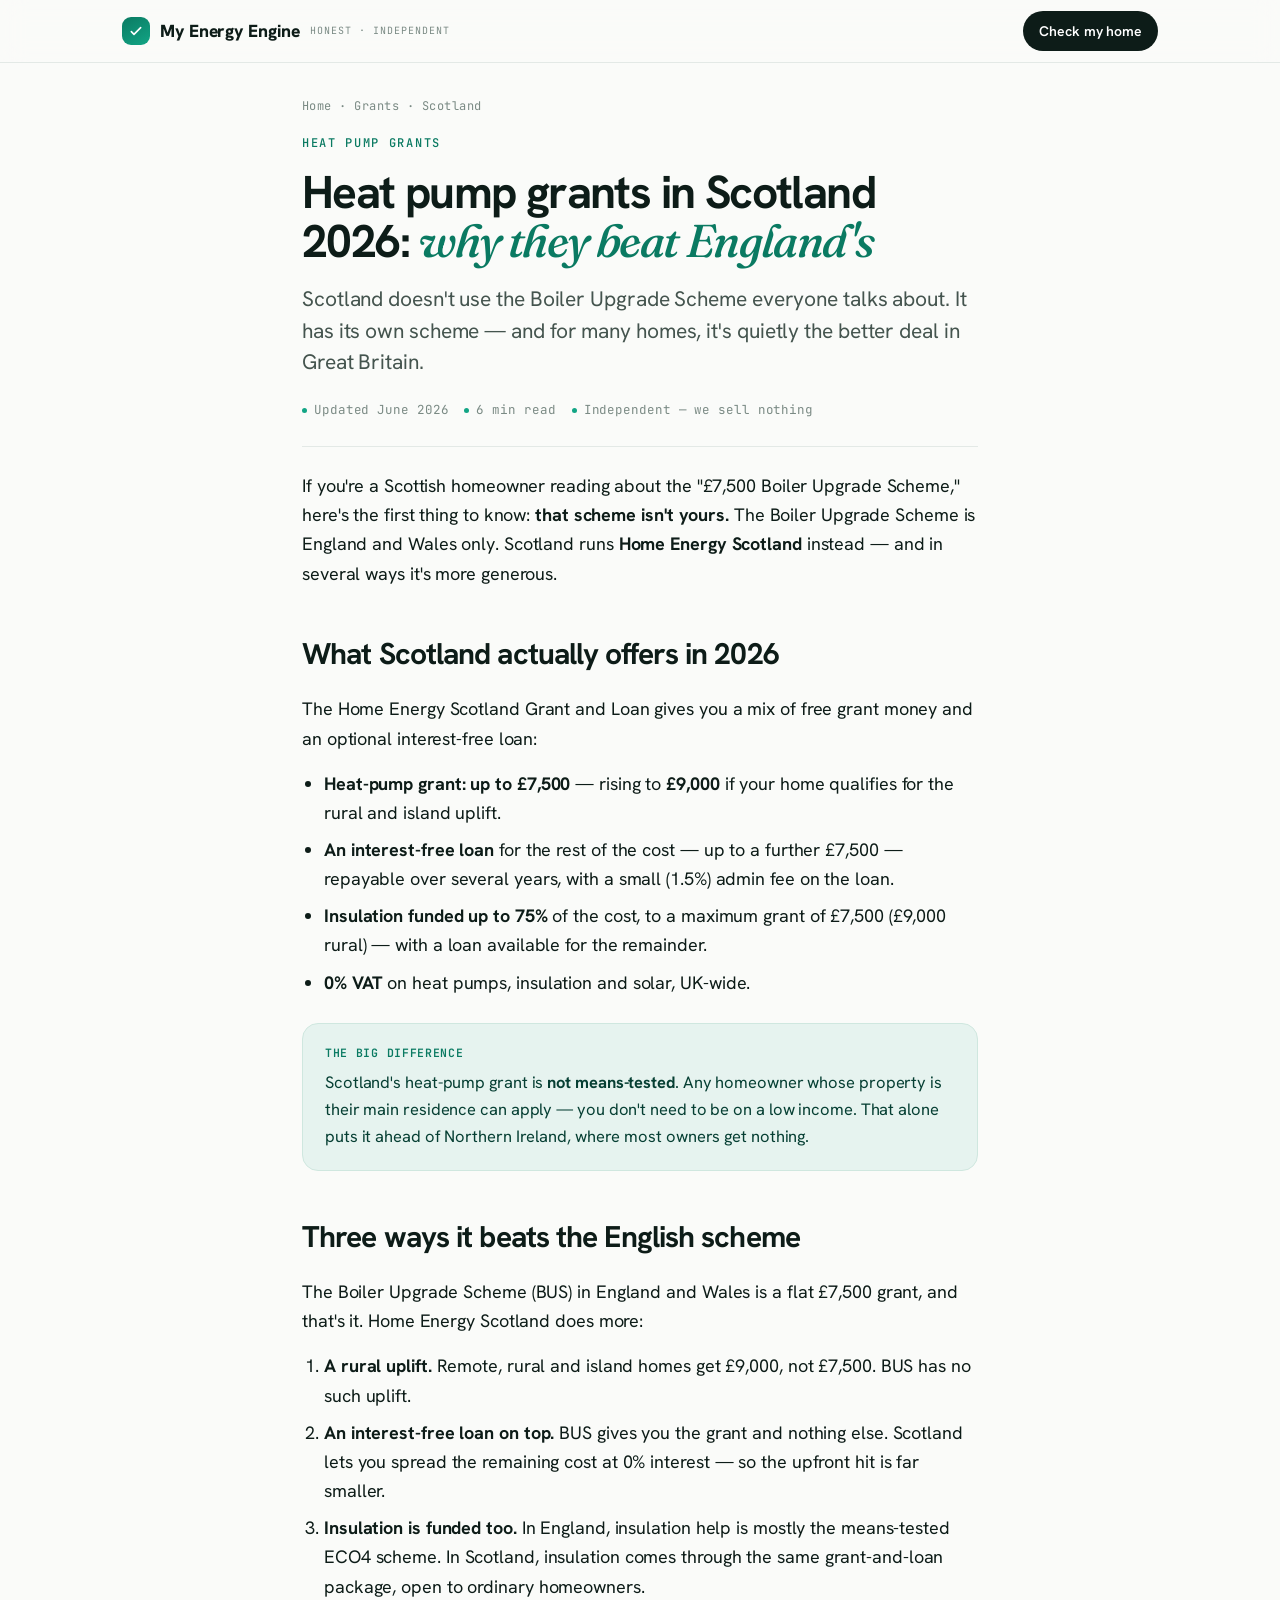
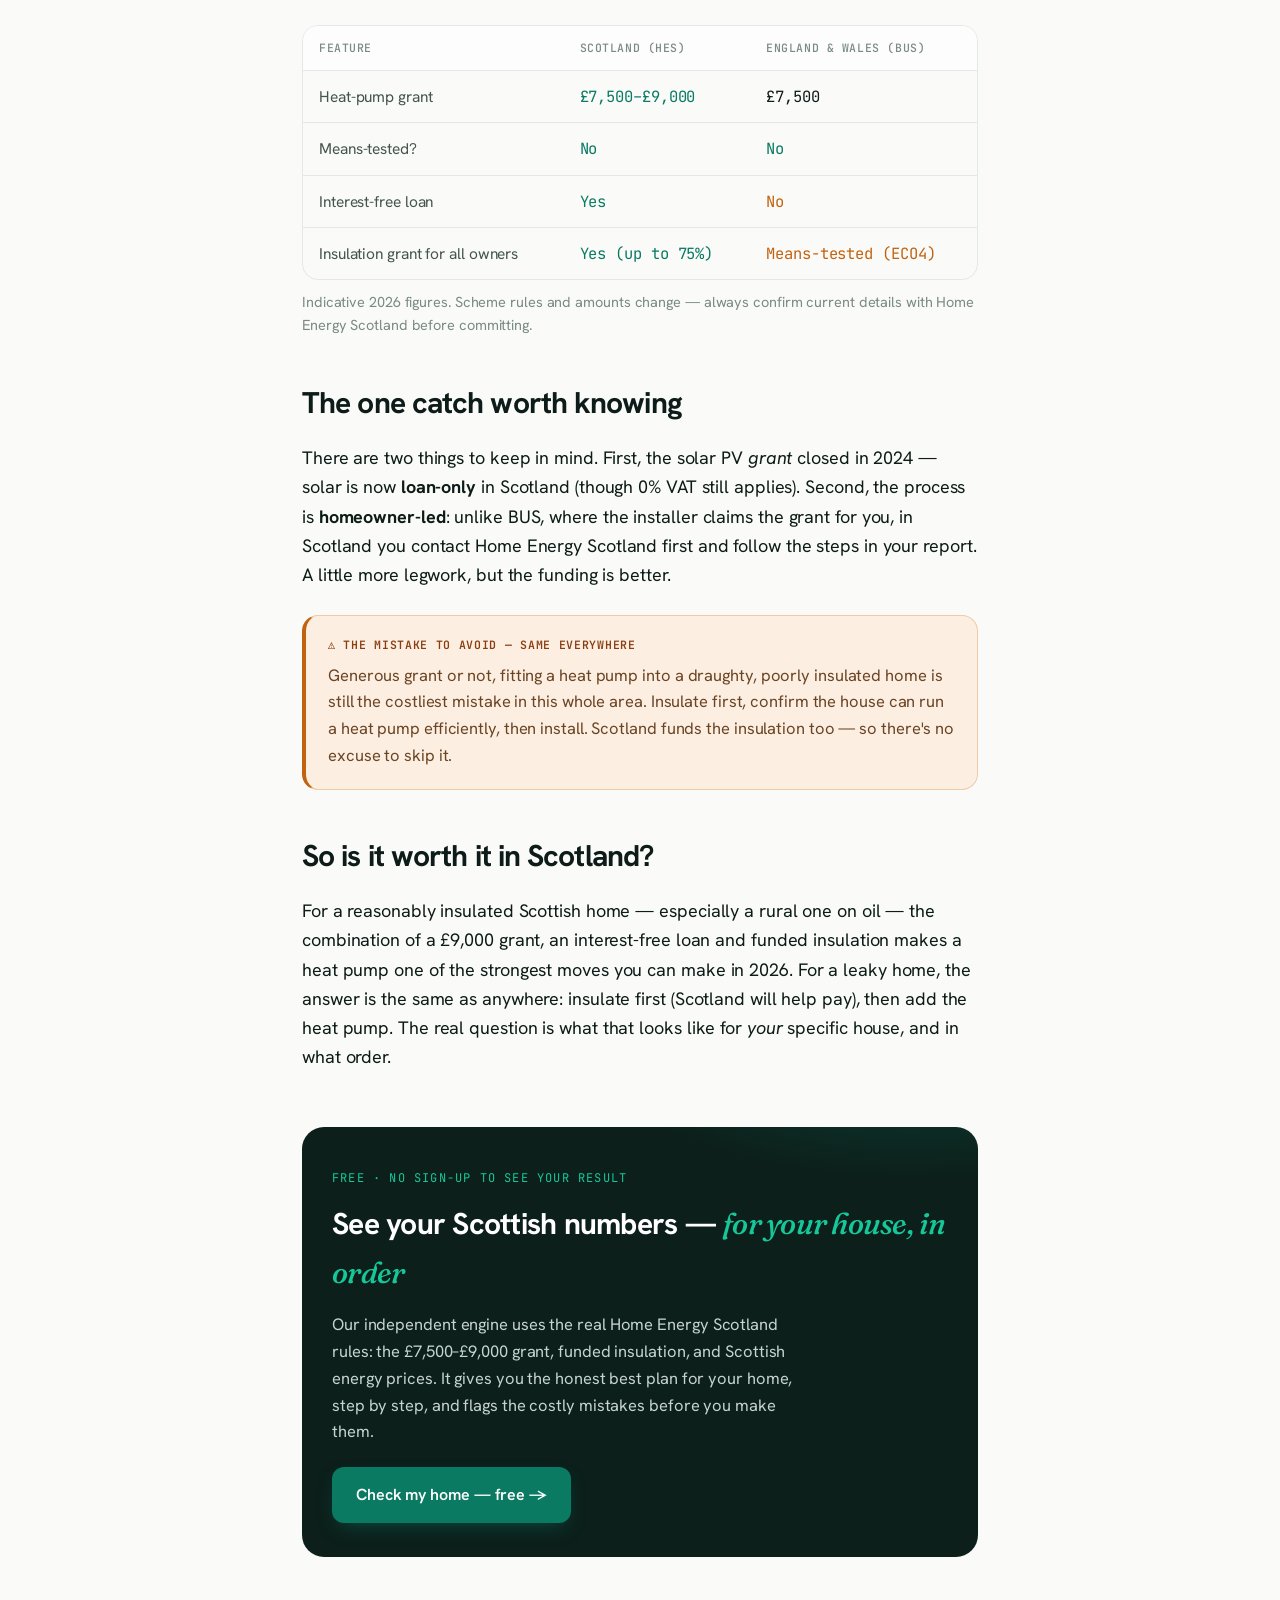
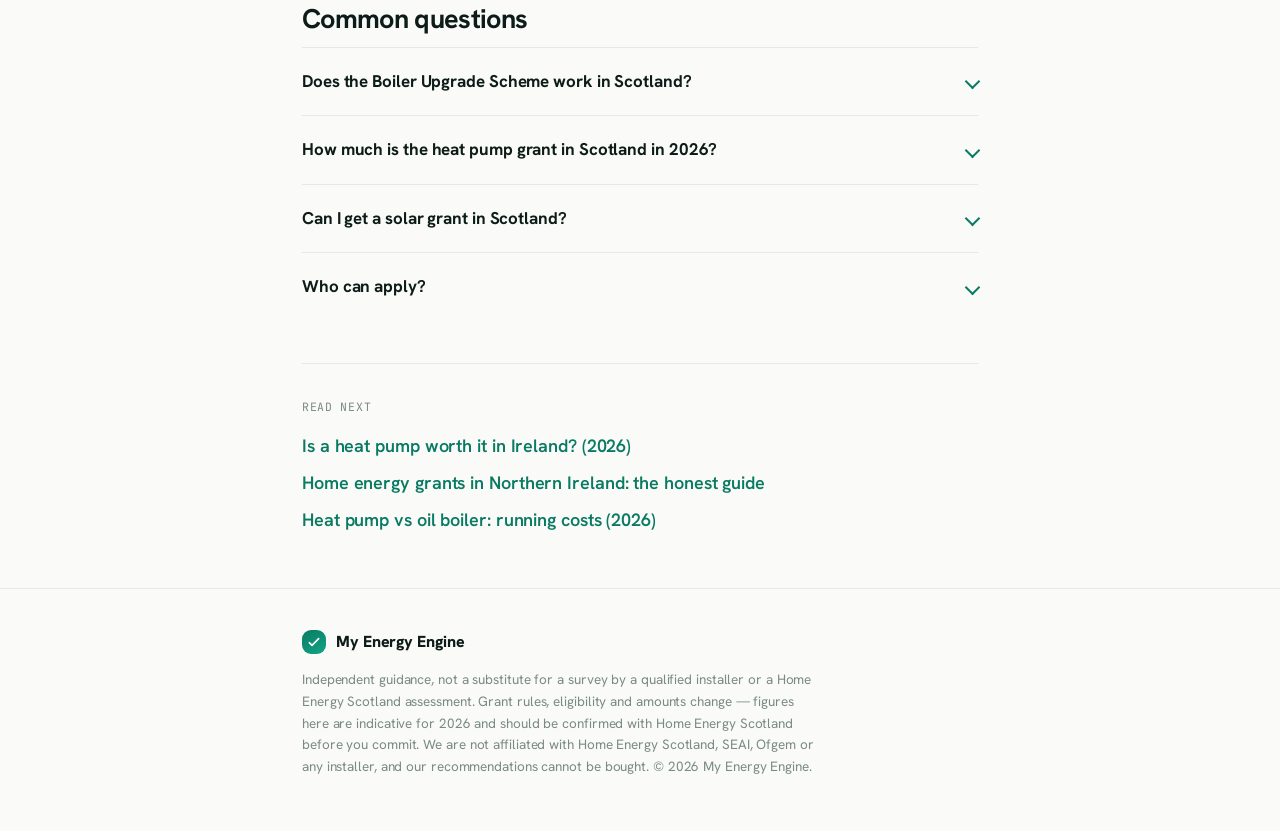
<file: heat-pump-grants-scotland.html>
<!DOCTYPE html>
<html lang="en">
<head>
<meta charset="UTF-8">
<meta name="viewport" content="width=device-width, initial-scale=1.0">
<title>Heat Pump Grants in Scotland 2026: Why They Beat England's | My Energy Engine</title>
<meta name="description" content="Scotland doesn't use the Boiler Upgrade Scheme — it has Home Energy Scotland, which is quietly more generous: £7,500–£9,000 grant, no means test, plus an interest-free loan. Here's the honest 2026 guide.">
<meta name="robots" content="index, follow">
<link rel="canonical" href="https://myenergyengine.com/heat-pump-grants-scotland">
<meta property="og:type" content="article">
<meta property="og:title" content="Heat Pump Grants in Scotland 2026: Why They Beat England's">
<meta property="og:description" content="Not the Boiler Upgrade Scheme. Home Energy Scotland gives up to £9,000, no means test, plus an interest-free loan. The honest 2026 guide.">
<meta property="og:url" content="https://myenergyengine.com/heat-pump-grants-scotland">
<link rel="preconnect" href="https://fonts.googleapis.com">
<link rel="preconnect" href="https://fonts.gstatic.com" crossorigin>
<link href="https://fonts.googleapis.com/css2?family=Hanken+Grotesk:wght@400;500;600;700;800&family=Fraunces:ital,opsz,wght@1,9..144,400;1,9..144,500&family=JetBrains+Mono:wght@400;500&display=swap" rel="stylesheet">
<link rel="stylesheet" href="/article.css">
<script type="application/ld+json">
{
  "@context":"https://schema.org",
  "@type":"FAQPage",
  "mainEntity":[
    {"@type":"Question","name":"Does the Boiler Upgrade Scheme work in Scotland?","acceptedAnswer":{"@type":"Answer","text":"No. The £7,500 Boiler Upgrade Scheme covers England and Wales only. Scotland has its own scheme, Home Energy Scotland Grant and Loan, which works differently and is often more generous."}},
    {"@type":"Question","name":"How much is the heat pump grant in Scotland in 2026?","acceptedAnswer":{"@type":"Answer","text":"Up to £7,500 as a grant, rising to £9,000 if you qualify for the rural and island uplift. You can take the rest of the cost as an optional interest-free loan, and the grant is not means-tested."}},
    {"@type":"Question","name":"Is the Scottish heat pump grant means-tested?","acceptedAnswer":{"@type":"Answer","text":"No. Any homeowner in Scotland whose property is their main residence can apply — you do not need to be on benefits or a low income. Landlords and businesses are excluded."}}
  ]
}
</script>
</head>
<body>

<header class="bar">
  <div class="wrap">
    <a class="brand" href="/"><span class="seal"><svg viewBox="0 0 24 24" fill="none"><path d="M5 13l4 4L19 7" stroke="#fff" stroke-width="2.4" stroke-linecap="round" stroke-linejoin="round"/></svg></span>My Energy Engine <small>honest · independent</small></a>
    <a class="cta" href="/#start">Check my home</a>
  </div>
</header>

<main class="art">
  <div class="crumb"><a href="/">Home</a> · Grants · Scotland</div>
  <span class="eyebrow" style="display:block;margin-top:18px">Heat pump grants</span>
  <h1 class="title">Heat pump grants in Scotland 2026: <em>why they beat England's</em></h1>
  <p class="dek">Scotland doesn't use the Boiler Upgrade Scheme everyone talks about. It has its own scheme — and for many homes, it's quietly the better deal in Great Britain.</p>
  <div class="meta"><span>Updated June 2026</span><span>6 min read</span><span>Independent — we sell nothing</span></div>

  <div class="prose">
    <p class="lead">If you're a Scottish homeowner reading about the "£7,500 Boiler Upgrade Scheme," here's the first thing to know: <strong>that scheme isn't yours.</strong> The Boiler Upgrade Scheme is England and Wales only. Scotland runs <strong>Home Energy Scotland</strong> instead — and in several ways it's more generous.</p>

    <h2>What Scotland actually offers in 2026</h2>
    <p>The Home Energy Scotland Grant and Loan gives you a mix of free grant money and an optional interest-free loan:</p>
    <ul>
      <li><strong>Heat-pump grant: up to £7,500</strong> — rising to <strong>£9,000</strong> if your home qualifies for the rural and island uplift.</li>
      <li><strong>An interest-free loan</strong> for the rest of the cost — up to a further £7,500 — repayable over several years, with a small (1.5%) admin fee on the loan.</li>
      <li><strong>Insulation funded up to 75%</strong> of the cost, to a maximum grant of £7,500 (£9,000 rural) — with a loan available for the remainder.</li>
      <li><strong>0% VAT</strong> on heat pumps, insulation and solar, UK-wide.</li>
    </ul>

    <div class="box key">
      <span class="bl">The big difference</span>
      <p>Scotland's heat-pump grant is <strong>not means-tested</strong>. Any homeowner whose property is their main residence can apply — you don't need to be on a low income. That alone puts it ahead of Northern Ireland, where most owners get nothing.</p>
    </div>

    <h2>Three ways it beats the English scheme</h2>
    <p>The Boiler Upgrade Scheme (BUS) in England and Wales is a flat £7,500 grant, and that's it. Home Energy Scotland does more:</p>
    <ol>
      <li><strong>A rural uplift.</strong> Remote, rural and island homes get £9,000, not £7,500. BUS has no such uplift.</li>
      <li><strong>An interest-free loan on top.</strong> BUS gives you the grant and nothing else. Scotland lets you spread the remaining cost at 0% interest — so the upfront hit is far smaller.</li>
      <li><strong>Insulation is funded too.</strong> In England, insulation help is mostly the means-tested ECO4 scheme. In Scotland, insulation comes through the same grant-and-loan package, open to ordinary homeowners.</li>
    </ol>

    <div class="tbl">
      <table>
        <thead><tr><th>Feature</th><th>Scotland (HES)</th><th>England &amp; Wales (BUS)</th></tr></thead>
        <tbody>
          <tr><td>Heat-pump grant</td><td class="good">£7,500–£9,000</td><td class="num">£7,500</td></tr>
          <tr><td>Means-tested?</td><td class="good">No</td><td class="good">No</td></tr>
          <tr><td>Interest-free loan</td><td class="good">Yes</td><td class="bad">No</td></tr>
          <tr><td>Insulation grant for all owners</td><td class="good">Yes (up to 75%)</td><td class="bad">Means-tested (ECO4)</td></tr>
        </tbody>
      </table>
    </div>
    <p style="font-size:14.5px;color:var(--muted);margin-top:10px">Indicative 2026 figures. Scheme rules and amounts change — always confirm current details with Home Energy Scotland before committing.</p>

    <h2>The one catch worth knowing</h2>
    <p>There are two things to keep in mind. First, the solar PV <em>grant</em> closed in 2024 — solar is now <strong>loan-only</strong> in Scotland (though 0% VAT still applies). Second, the process is <strong>homeowner-led</strong>: unlike BUS, where the installer claims the grant for you, in Scotland you contact Home Energy Scotland first and follow the steps in your report. A little more legwork, but the funding is better.</p>

    <div class="box warn">
      <span class="bl">⚠ The mistake to avoid — same everywhere</span>
      <p>Generous grant or not, fitting a heat pump into a draughty, poorly insulated home is still the costliest mistake in this whole area. Insulate first, confirm the house can run a heat pump efficiently, then install. Scotland funds the insulation too — so there's no excuse to skip it.</p>
    </div>

    <h2>So is it worth it in Scotland?</h2>
    <p>For a reasonably insulated Scottish home — especially a rural one on oil — the combination of a £9,000 grant, an interest-free loan and funded insulation makes a heat pump one of the strongest moves you can make in 2026. For a leaky home, the answer is the same as anywhere: insulate first (Scotland will help pay), then add the heat pump. The real question is what that looks like for <em>your</em> specific house, and in what order.</p>
  </div>

  <div class="cta-block">
    <span class="e">Free · no sign-up to see your result</span>
    <h2>See your Scottish numbers — <em>for your house, in order</em></h2>
    <p>Our independent engine uses the real Home Energy Scotland rules: the £7,500–£9,000 grant, funded insulation, and Scottish energy prices. It gives you the honest best plan for your home, step by step, and flags the costly mistakes before you make them.</p>
    <a class="go" href="/#start">Check my home — free →</a>
  </div>

  <div class="faq">
    <h2 style="margin-bottom:6px">Common questions</h2>
    <details><summary>Does the Boiler Upgrade Scheme work in Scotland?</summary><div class="fa">No. The £7,500 Boiler Upgrade Scheme is England and Wales only. Scotland has Home Energy Scotland, which works differently and is often more generous.</div></details>
    <details><summary>How much is the heat pump grant in Scotland in 2026?</summary><div class="fa">Up to £7,500, rising to £9,000 with the rural and island uplift, plus an optional interest-free loan for the rest of the cost. It isn't means-tested.</div></details>
    <details><summary>Can I get a solar grant in Scotland?</summary><div class="fa">The solar PV grant closed in 2024 — solar is now funded by interest-free loan only. 0% VAT still applies, saving roughly £1,200–£2,000 on a typical install.</div></details>
    <details><summary>Who can apply?</summary><div class="fa">Homeowners in Scotland where the property is their only or main residence. Landlords, businesses and developers are excluded.</div></details>
  </div>

  <div class="related">
    <span class="rl">Read next</span>
    <ul>
      <li><a href="/is-a-heat-pump-worth-it-ireland">Is a heat pump worth it in Ireland? (2026)</a></li>
      <li><a href="/ni-home-energy-grants">Home energy grants in Northern Ireland: the honest guide</a></li>
      <li><a href="/heat-pump-vs-oil-boiler-ireland">Heat pump vs oil boiler: running costs (2026)</a></li>
    </ul>
  </div>
</main>

<footer>
  <div class="wrap">
    <div class="fbrand"><span class="seal" style="width:24px;height:24px"><svg viewBox="0 0 24 24" fill="none"><path d="M5 13l4 4L19 7" stroke="#fff" stroke-width="2.4" stroke-linecap="round" stroke-linejoin="round"/></svg></span>My Energy Engine</div>
    <p class="disc">Independent guidance, not a substitute for a survey by a qualified installer or a Home Energy Scotland assessment. Grant rules, eligibility and amounts change — figures here are indicative for 2026 and should be confirmed with Home Energy Scotland before you commit. We are not affiliated with Home Energy Scotland, SEAI, Ofgem or any installer, and our recommendations cannot be bought. © 2026 My Energy Engine.</p>
  </div>
</footer>

</body>
</html>
</file>
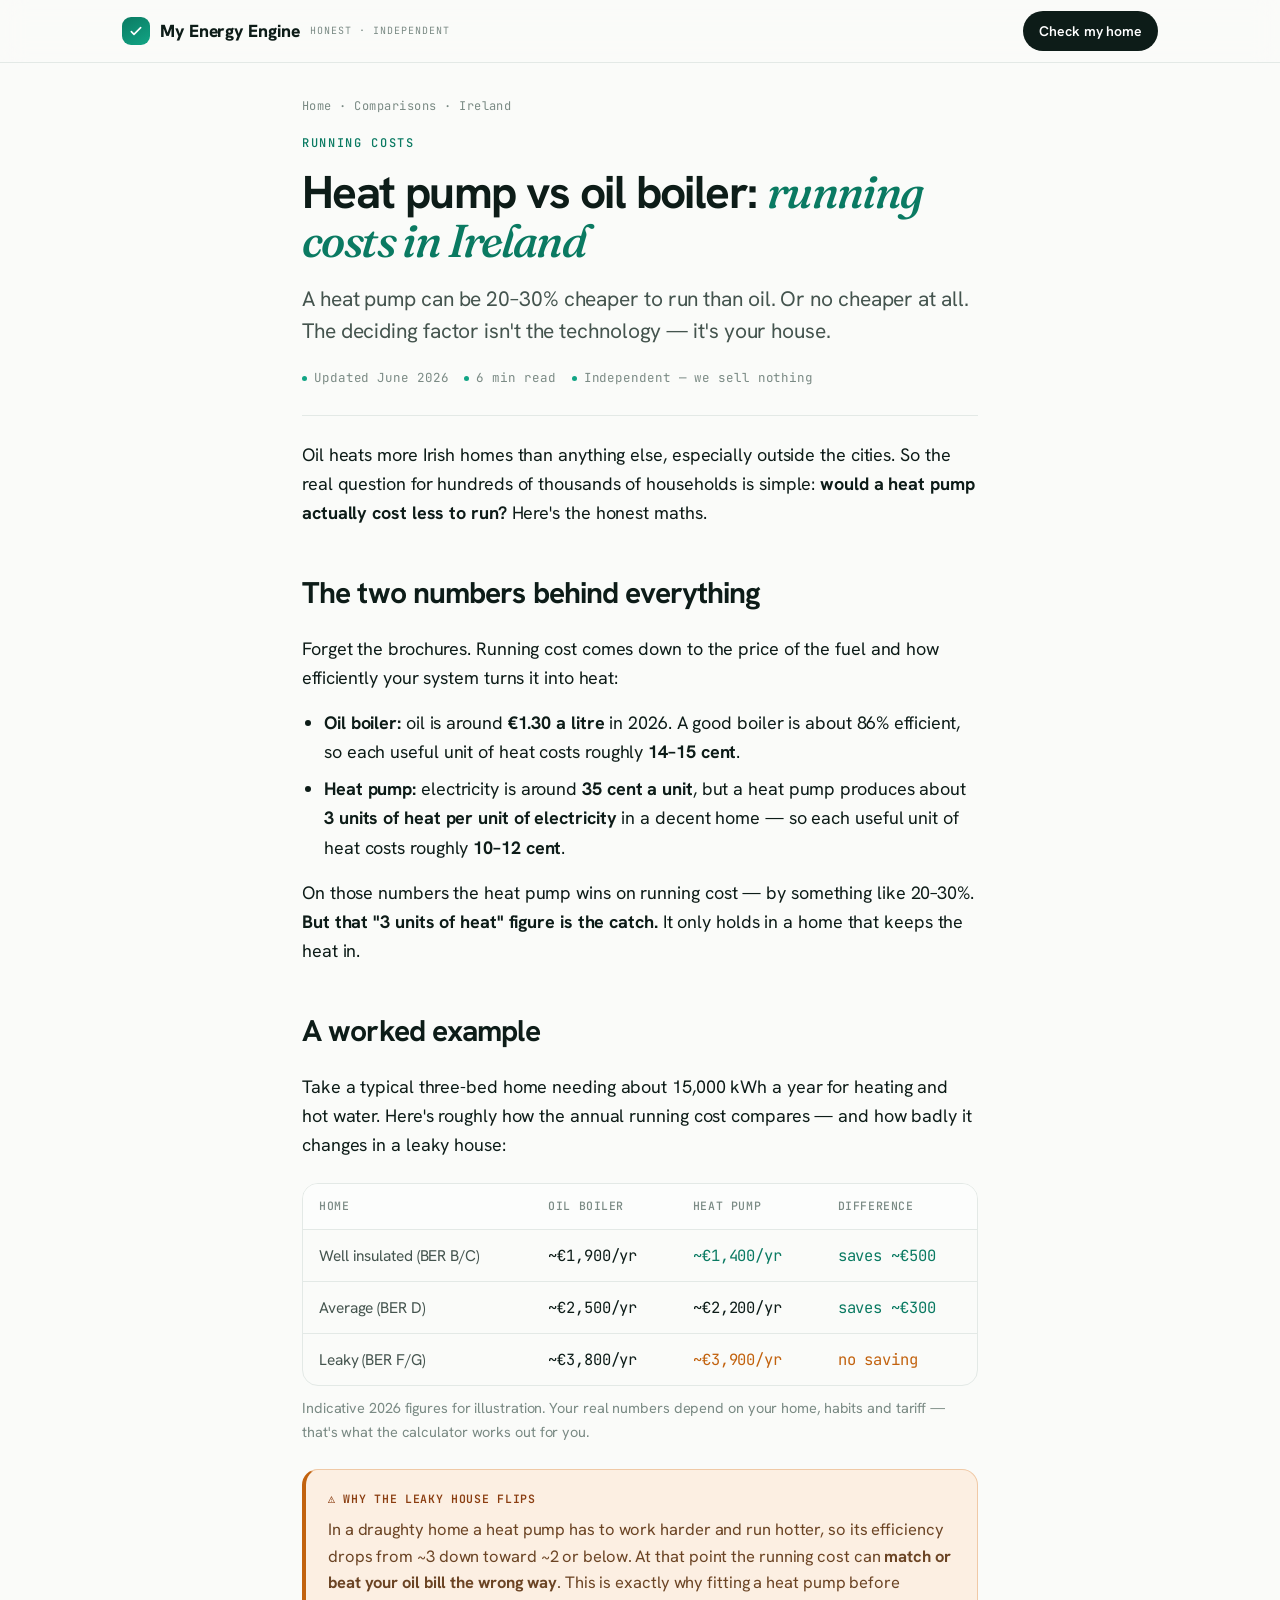
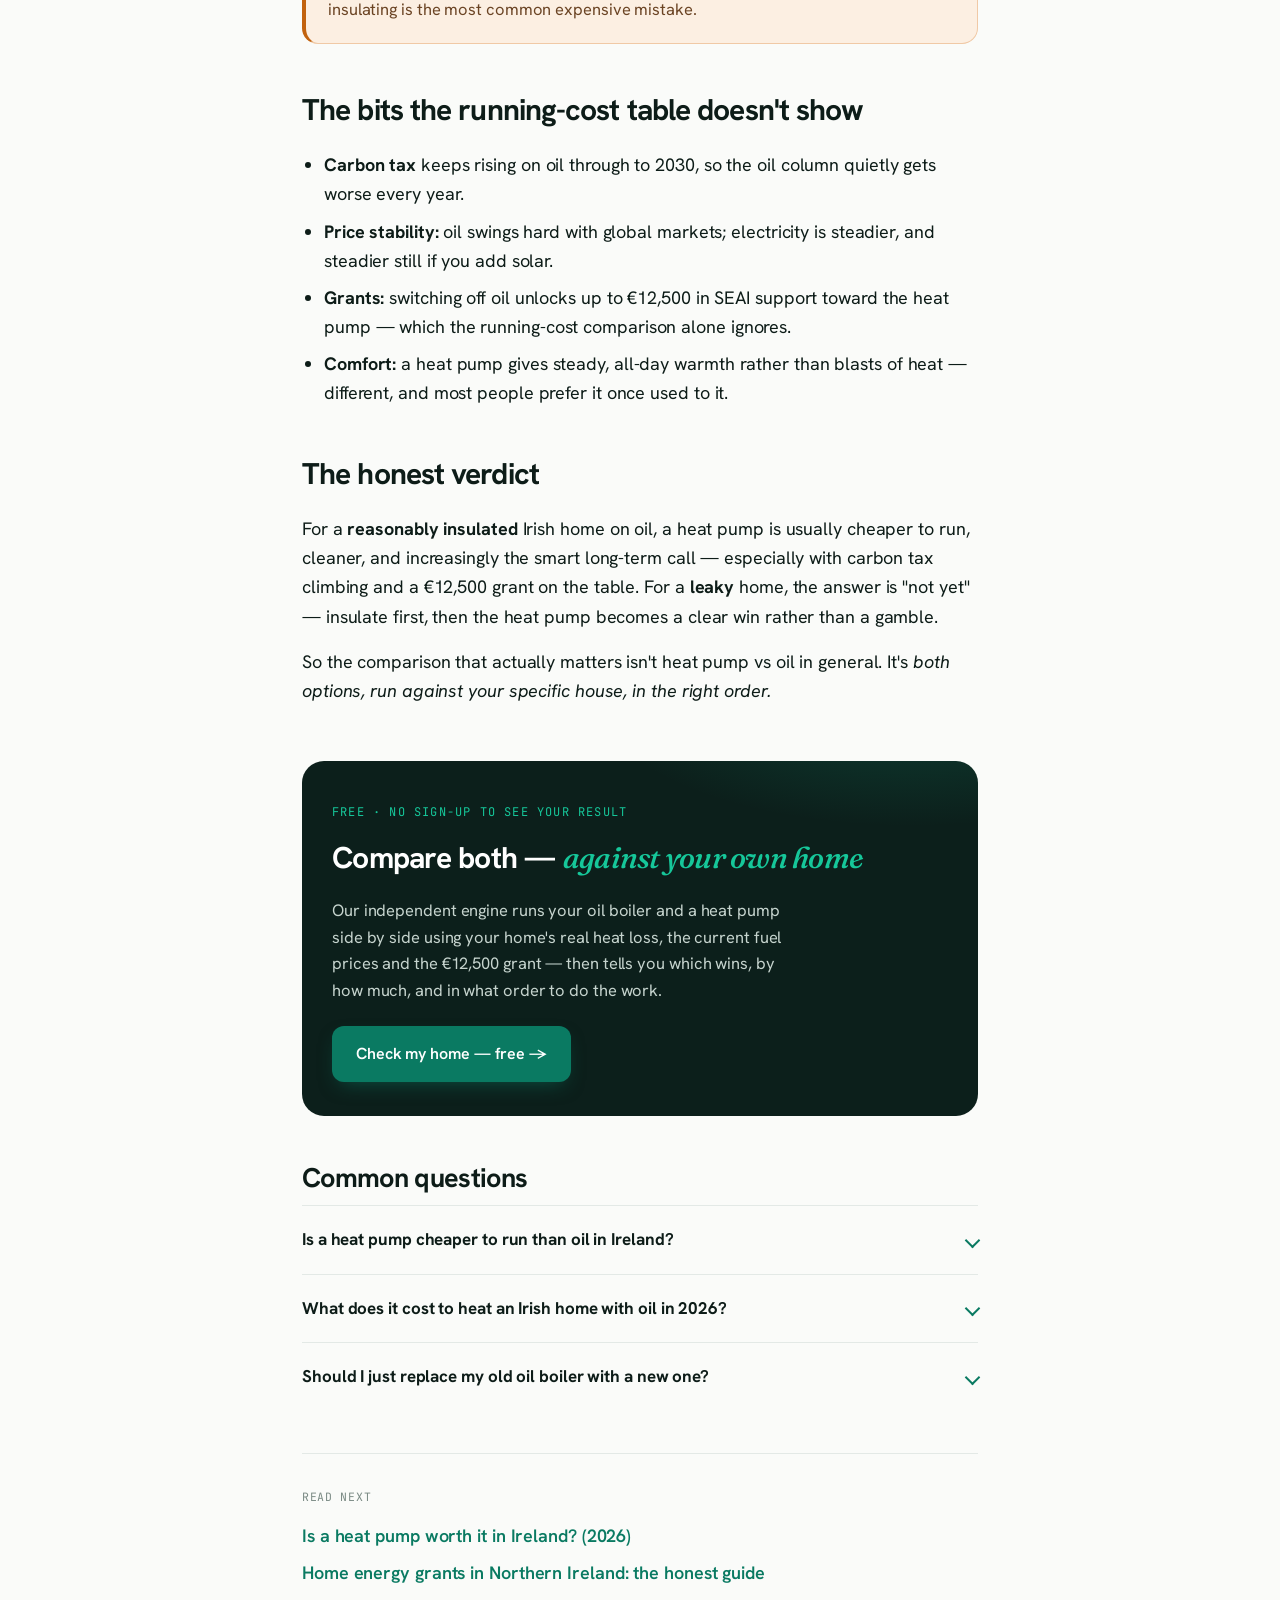
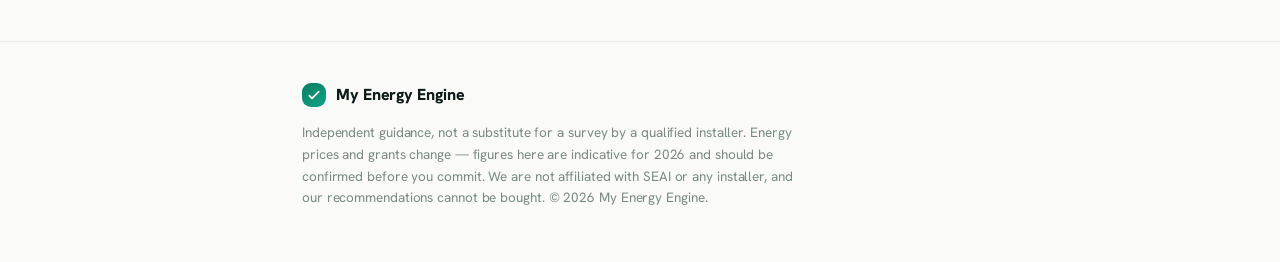
<file: heat-pump-vs-oil-boiler-ireland.html>
<!DOCTYPE html>
<html lang="en">
<head>
<meta charset="UTF-8">
<meta name="viewport" content="width=device-width, initial-scale=1.0">
<title>Heat Pump vs Oil Boiler: Running Costs in Ireland (2026) | My Energy Engine</title>
<meta name="description" content="Is a heat pump really cheaper to run than oil in Ireland? A clear 2026 running-cost comparison — with the one factor that decides it, and the trap that catches most people.">
<meta name="robots" content="index, follow">
<link rel="canonical" href="https://myenergyengine.com/heat-pump-vs-oil-boiler-ireland">
<meta property="og:type" content="article">
<meta property="og:title" content="Heat Pump vs Oil Boiler: Running Costs in Ireland (2026)">
<meta property="og:description" content="A heat pump can be 20–30% cheaper to run than oil — or not cheaper at all. The deciding factor isn't the technology. It's your house.">
<meta property="og:url" content="https://myenergyengine.com/heat-pump-vs-oil-boiler-ireland">
<link rel="preconnect" href="https://fonts.googleapis.com">
<link rel="preconnect" href="https://fonts.gstatic.com" crossorigin>
<link href="https://fonts.googleapis.com/css2?family=Hanken+Grotesk:wght@400;500;600;700;800&family=Fraunces:ital,opsz,wght@1,9..144,400;1,9..144,500&family=JetBrains+Mono:wght@400;500&display=swap" rel="stylesheet">
<link rel="stylesheet" href="/article.css">
<script type="application/ld+json">
{
  "@context":"https://schema.org",
  "@type":"FAQPage",
  "mainEntity":[
    {"@type":"Question","name":"Is a heat pump cheaper to run than an oil boiler in Ireland?","acceptedAnswer":{"@type":"Answer","text":"In a reasonably insulated home, usually yes — often 20–30% cheaper, because a heat pump delivers roughly three units of heat per unit of electricity. In a poorly insulated home its efficiency drops and the running costs can match or exceed oil."}},
    {"@type":"Question","name":"How much does it cost to heat an Irish home with oil in 2026?","acceptedAnswer":{"@type":"Answer","text":"At roughly €1.30 a litre, a typical reasonably insulated three-bed home might spend around €1,800–€2,400 a year on oil for heating and hot water. A poorly insulated home can cost far more."}}
  ]
}
</script>
</head>
<body>

<header class="bar">
  <div class="wrap">
    <a class="brand" href="/"><span class="seal"><svg viewBox="0 0 24 24" fill="none"><path d="M5 13l4 4L19 7" stroke="#fff" stroke-width="2.4" stroke-linecap="round" stroke-linejoin="round"/></svg></span>My Energy Engine <small>honest · independent</small></a>
    <a class="cta" href="/#start">Check my home</a>
  </div>
</header>

<main class="art">
  <div class="crumb"><a href="/">Home</a> · Comparisons · Ireland</div>
  <span class="eyebrow" style="display:block;margin-top:18px">Running costs</span>
  <h1 class="title">Heat pump vs oil boiler: <em>running costs in Ireland</em></h1>
  <p class="dek">A heat pump can be 20–30% cheaper to run than oil. Or no cheaper at all. The deciding factor isn't the technology — it's your house.</p>
  <div class="meta"><span>Updated June 2026</span><span>6 min read</span><span>Independent — we sell nothing</span></div>

  <div class="prose">
    <p class="lead">Oil heats more Irish homes than anything else, especially outside the cities. So the real question for hundreds of thousands of households is simple: <strong>would a heat pump actually cost less to run?</strong> Here's the honest maths.</p>

    <h2>The two numbers behind everything</h2>
    <p>Forget the brochures. Running cost comes down to the price of the fuel and how efficiently your system turns it into heat:</p>
    <ul>
      <li><strong>Oil boiler:</strong> oil is around <strong>€1.30 a litre</strong> in 2026. A good boiler is about 86% efficient, so each useful unit of heat costs roughly <strong>14–15 cent</strong>.</li>
      <li><strong>Heat pump:</strong> electricity is around <strong>35 cent a unit</strong>, but a heat pump produces about <strong>3 units of heat per unit of electricity</strong> in a decent home — so each useful unit of heat costs roughly <strong>10–12 cent</strong>.</li>
    </ul>
    <p>On those numbers the heat pump wins on running cost — by something like 20–30%. <strong>But that "3 units of heat" figure is the catch.</strong> It only holds in a home that keeps the heat in.</p>

    <h2>A worked example</h2>
    <p>Take a typical three-bed home needing about 15,000 kWh a year for heating and hot water. Here's roughly how the annual running cost compares — and how badly it changes in a leaky house:</p>

    <div class="tbl">
      <table>
        <thead><tr><th>Home</th><th>Oil boiler</th><th>Heat pump</th><th>Difference</th></tr></thead>
        <tbody>
          <tr><td>Well insulated (BER B/C)</td><td class="num">~€1,900/yr</td><td class="good">~€1,400/yr</td><td class="good">saves ~€500</td></tr>
          <tr><td>Average (BER D)</td><td class="num">~€2,500/yr</td><td class="num">~€2,200/yr</td><td class="good">saves ~€300</td></tr>
          <tr><td>Leaky (BER F/G)</td><td class="num">~€3,800/yr</td><td class="bad">~€3,900/yr</td><td class="bad">no saving</td></tr>
        </tbody>
      </table>
    </div>
    <p style="font-size:14.5px;color:var(--muted);margin-top:10px">Indicative 2026 figures for illustration. Your real numbers depend on your home, habits and tariff — that's what the calculator works out for you.</p>

    <div class="box warn">
      <span class="bl">⚠ Why the leaky house flips</span>
      <p>In a draughty home a heat pump has to work harder and run hotter, so its efficiency drops from ~3 down toward ~2 or below. At that point the running cost can <strong>match or beat your oil bill the wrong way</strong>. This is exactly why fitting a heat pump before insulating is the most common expensive mistake.</p>
    </div>

    <h2>The bits the running-cost table doesn't show</h2>
    <ul>
      <li><strong>Carbon tax</strong> keeps rising on oil through to 2030, so the oil column quietly gets worse every year.</li>
      <li><strong>Price stability:</strong> oil swings hard with global markets; electricity is steadier, and steadier still if you add solar.</li>
      <li><strong>Grants:</strong> switching off oil unlocks up to €12,500 in SEAI support toward the heat pump — which the running-cost comparison alone ignores.</li>
      <li><strong>Comfort:</strong> a heat pump gives steady, all-day warmth rather than blasts of heat — different, and most people prefer it once used to it.</li>
    </ul>

    <h2>The honest verdict</h2>
    <p>For a <strong>reasonably insulated</strong> Irish home on oil, a heat pump is usually cheaper to run, cleaner, and increasingly the smart long-term call — especially with carbon tax climbing and a €12,500 grant on the table. For a <strong>leaky</strong> home, the answer is "not yet" — insulate first, then the heat pump becomes a clear win rather than a gamble.</p>
    <p>So the comparison that actually matters isn't heat pump vs oil in general. It's <em>both options, run against your specific house, in the right order.</em></p>
  </div>

  <div class="cta-block">
    <span class="e">Free · no sign-up to see your result</span>
    <h2>Compare both — <em>against your own home</em></h2>
    <p>Our independent engine runs your oil boiler and a heat pump side by side using your home's real heat loss, the current fuel prices and the €12,500 grant — then tells you which wins, by how much, and in what order to do the work.</p>
    <a class="go" href="/#start">Check my home — free →</a>
  </div>

  <div class="faq">
    <h2 style="margin-bottom:6px">Common questions</h2>
    <details><summary>Is a heat pump cheaper to run than oil in Ireland?</summary><div class="fa">In a reasonably insulated home, usually yes — often 20–30% cheaper. In a poorly insulated home the efficiency drops and the running cost can match or exceed oil.</div></details>
    <details><summary>What does it cost to heat an Irish home with oil in 2026?</summary><div class="fa">At about €1.30 a litre, a reasonably insulated three-bed might spend €1,800–€2,400 a year on oil for heat and hot water. A leaky home can cost far more.</div></details>
    <details><summary>Should I just replace my old oil boiler with a new one?</summary><div class="fa">It's the cheapest fix short-term, but it locks you into oil and rising carbon costs for 15+ years, with no grant. Often insulation plus a heat pump pays back better — check your own numbers first.</div></details>
  </div>

  <div class="related">
    <span class="rl">Read next</span>
    <ul>
      <li><a href="/is-a-heat-pump-worth-it-ireland">Is a heat pump worth it in Ireland? (2026)</a></li>
      <li><a href="/ni-home-energy-grants">Home energy grants in Northern Ireland: the honest guide</a></li>
    </ul>
  </div>
</main>

<footer>
  <div class="wrap">
    <div class="fbrand"><span class="seal" style="width:24px;height:24px"><svg viewBox="0 0 24 24" fill="none"><path d="M5 13l4 4L19 7" stroke="#fff" stroke-width="2.4" stroke-linecap="round" stroke-linejoin="round"/></svg></span>My Energy Engine</div>
    <p class="disc">Independent guidance, not a substitute for a survey by a qualified installer. Energy prices and grants change — figures here are indicative for 2026 and should be confirmed before you commit. We are not affiliated with SEAI or any installer, and our recommendations cannot be bought. © 2026 My Energy Engine.</p>
  </div>
</footer>

</body>
</html>
</file>
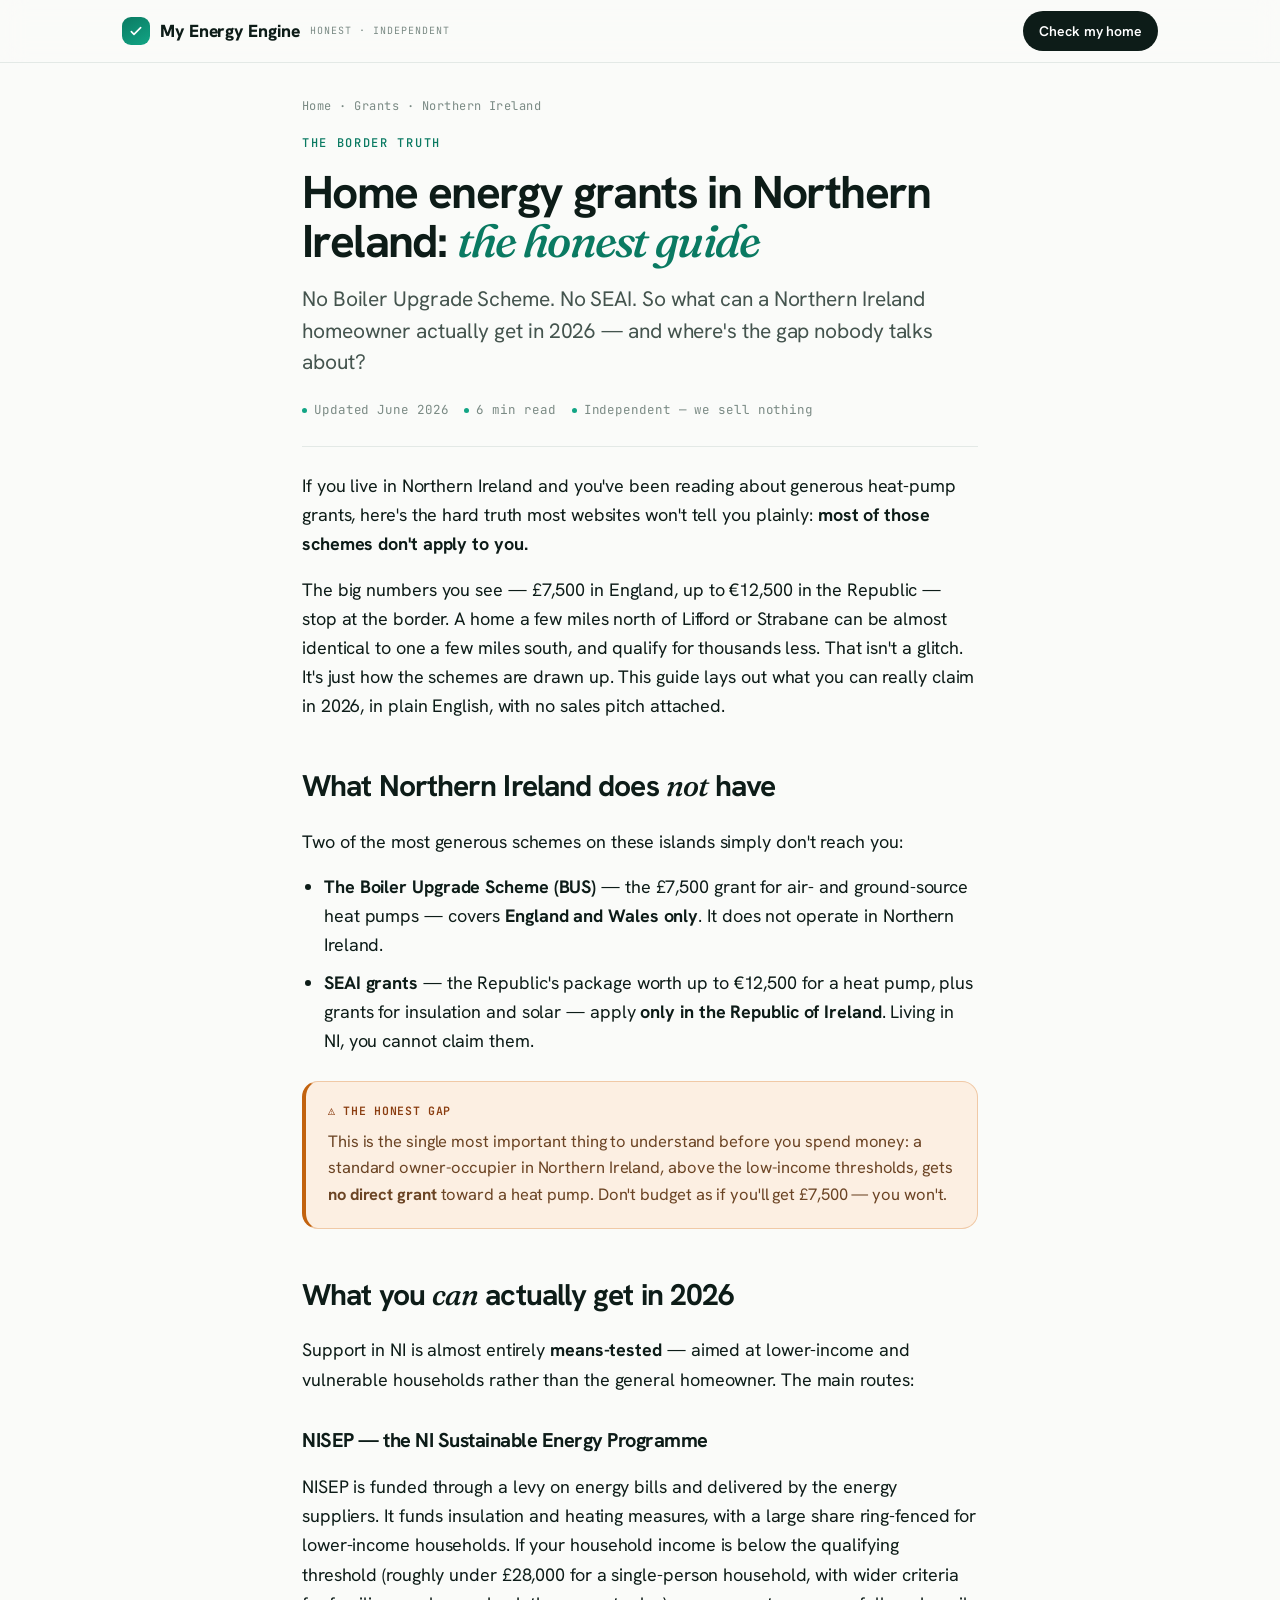
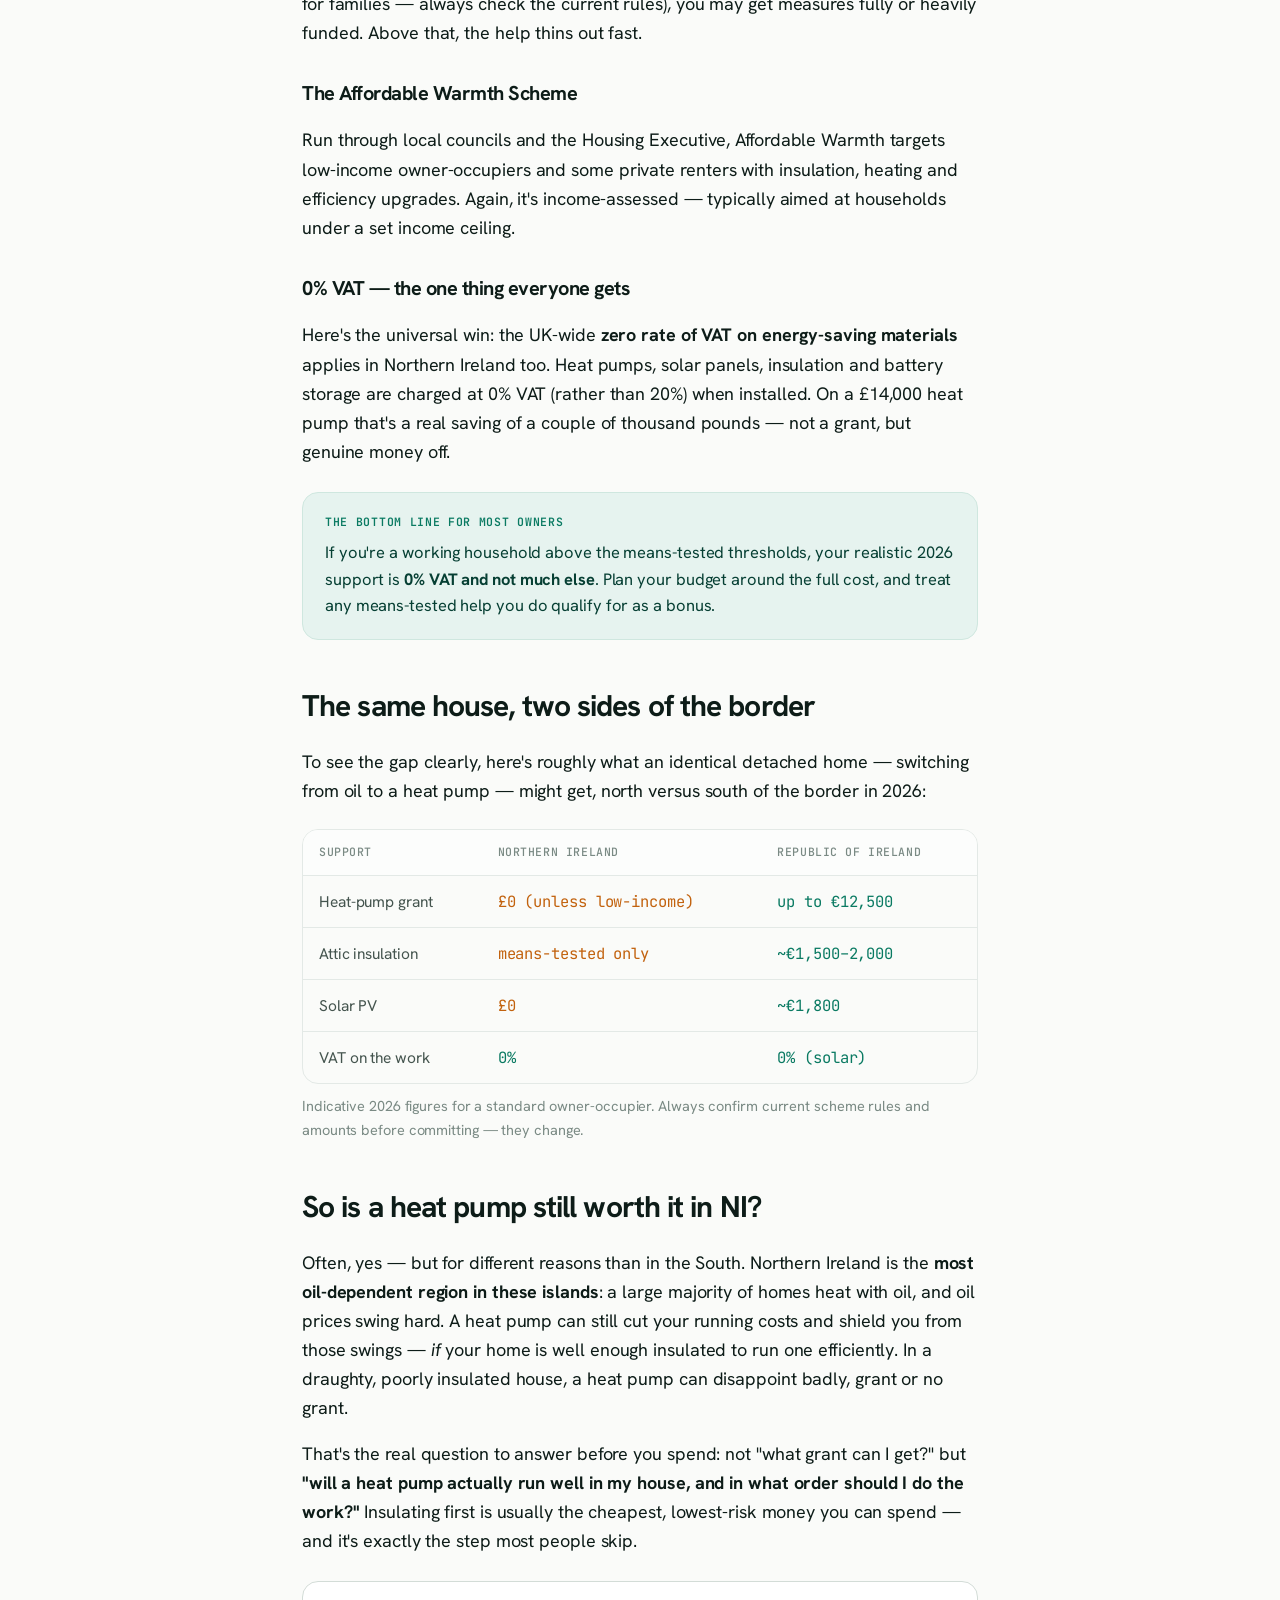
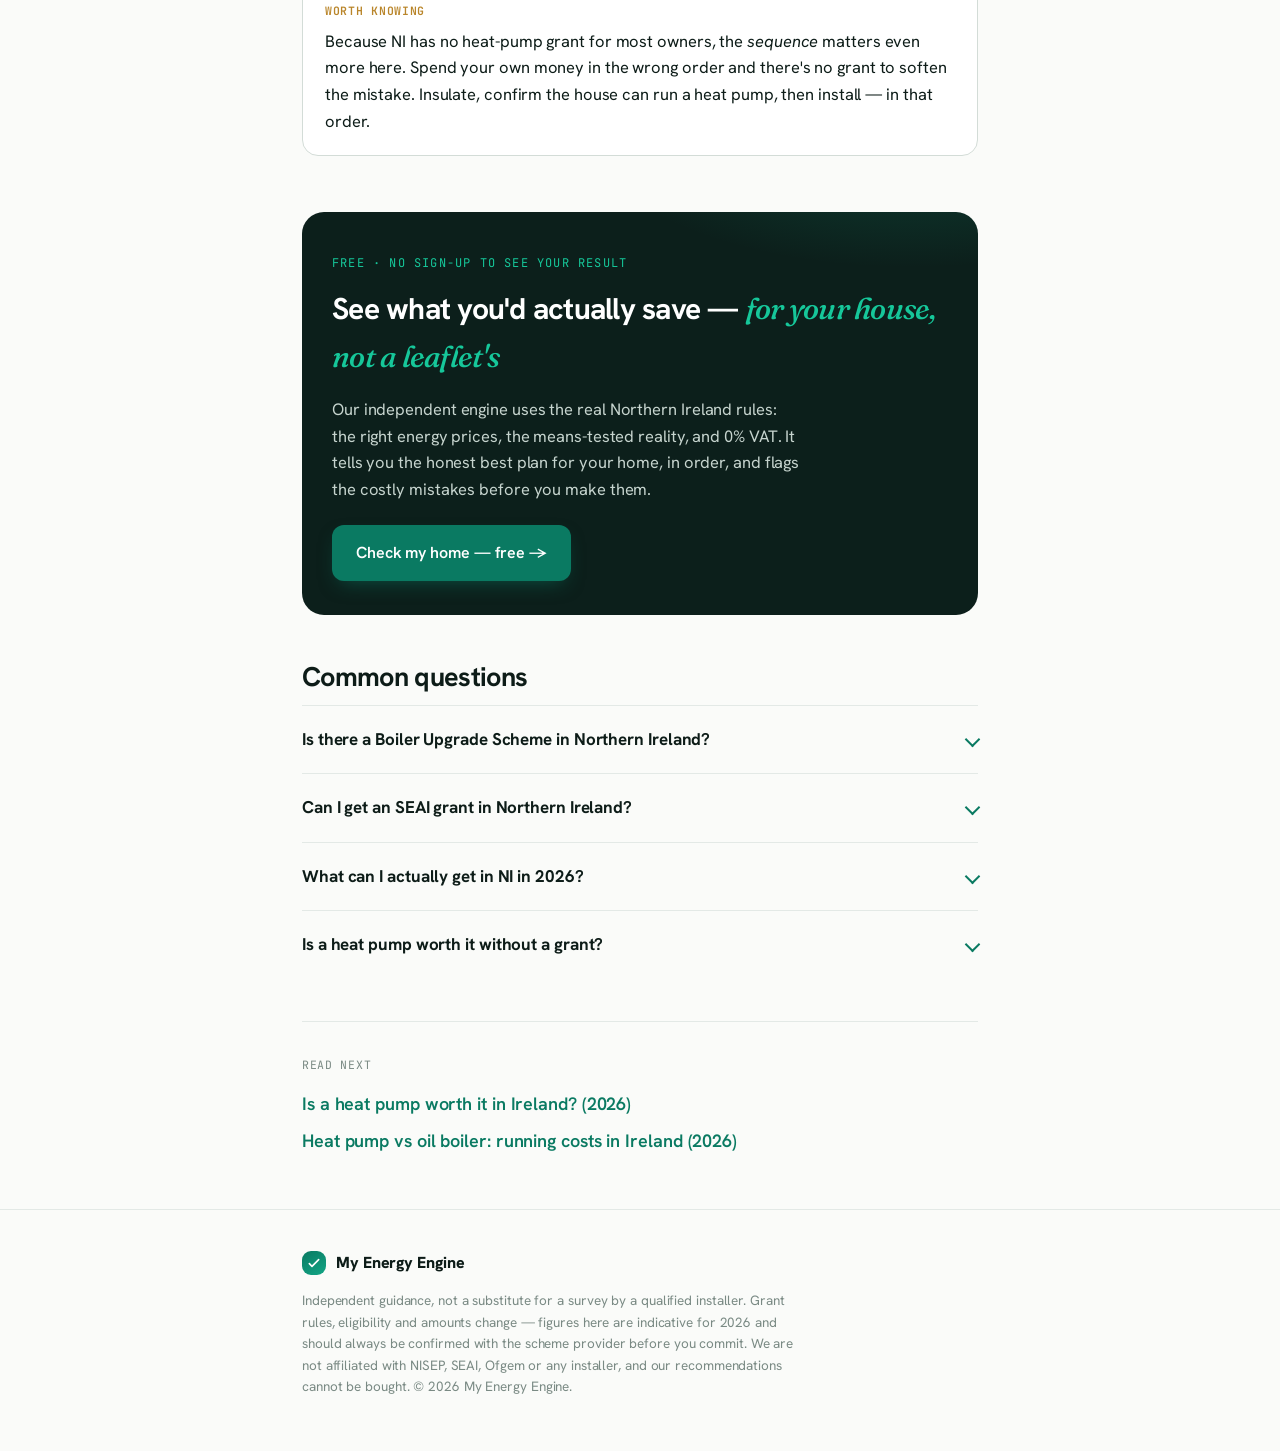
<file: ni-home-energy-grants.html>
<!DOCTYPE html>
<html lang="en">
<head>
<meta charset="UTF-8">
<meta name="viewport" content="width=device-width, initial-scale=1.0">
<title>Home Energy Grants in Northern Ireland 2026: The Honest Guide | My Energy Engine</title>
<meta name="description" content="No Boiler Upgrade Scheme. No SEAI. So what can Northern Ireland homeowners actually get for a heat pump, insulation or solar in 2026? An honest, plain-English guide to NISEP, the Affordable Warmth Scheme and 0% VAT.">
<meta name="robots" content="index, follow">
<link rel="canonical" href="https://myenergyengine.com/ni-home-energy-grants">
<meta property="og:type" content="article">
<meta property="og:title" content="Home Energy Grants in Northern Ireland 2026: The Honest Guide">
<meta property="og:description" content="No Boiler Upgrade Scheme. No SEAI. Here's what NI homeowners can actually get in 2026 — and where the honest gap is.">
<meta property="og:url" content="https://myenergyengine.com/ni-home-energy-grants">
<!-- og:image to add -->
<link rel="preconnect" href="https://fonts.googleapis.com">
<link rel="preconnect" href="https://fonts.gstatic.com" crossorigin>
<link href="https://fonts.googleapis.com/css2?family=Hanken+Grotesk:wght@400;500;600;700;800&family=Fraunces:ital,opsz,wght@1,9..144,400;1,9..144,500&family=JetBrains+Mono:wght@400;500&display=swap" rel="stylesheet">
<link rel="stylesheet" href="/article.css">
<script type="application/ld+json">
{
  "@context":"https://schema.org",
  "@type":"FAQPage",
  "mainEntity":[
    {"@type":"Question","name":"Is there a Boiler Upgrade Scheme in Northern Ireland?","acceptedAnswer":{"@type":"Answer","text":"No. The £7,500 Boiler Upgrade Scheme covers England and Wales only. Northern Ireland has no direct equivalent grant for heat pumps for owner-occupiers who are not on a low income."}},
    {"@type":"Question","name":"Can I get an SEAI grant in Northern Ireland?","acceptedAnswer":{"@type":"Answer","text":"No. SEAI grants apply only in the Republic of Ireland. A home a few miles north of the border cannot claim them, even though an almost identical home to the south could receive up to €12,500 towards a heat pump."}},
    {"@type":"Question","name":"What energy grants can I actually get in Northern Ireland in 2026?","acceptedAnswer":{"@type":"Answer","text":"Mainly means-tested support: the NI Sustainable Energy Programme (NISEP) and the Affordable Warmth Scheme, both aimed at lower-income households. Most owner-occupiers above the income thresholds qualify for little beyond the UK-wide 0% VAT on energy-saving materials such as heat pumps, solar and insulation."}}
  ]
}
</script>
</head>
<body>

<header class="bar">
  <div class="wrap">
    <a class="brand" href="/"><span class="seal"><svg viewBox="0 0 24 24" fill="none"><path d="M5 13l4 4L19 7" stroke="#fff" stroke-width="2.4" stroke-linecap="round" stroke-linejoin="round"/></svg></span>My Energy Engine <small>honest · independent</small></a>
    <a class="cta" href="/#start">Check my home</a>
  </div>
</header>

<main class="art">
  <div class="crumb"><a href="/">Home</a> · Grants · Northern Ireland</div>
  <span class="eyebrow" style="display:block;margin-top:18px">The border truth</span>
  <h1 class="title">Home energy grants in Northern Ireland: <em>the honest guide</em></h1>
  <p class="dek">No Boiler Upgrade Scheme. No SEAI. So what can a Northern Ireland homeowner actually get in 2026 — and where's the gap nobody talks about?</p>
  <div class="meta"><span>Updated June 2026</span><span>6 min read</span><span>Independent — we sell nothing</span></div>

  <div class="prose">
    <p class="lead">If you live in Northern Ireland and you've been reading about generous heat-pump grants, here's the hard truth most websites won't tell you plainly: <strong>most of those schemes don't apply to you.</strong></p>

    <p>The big numbers you see — £7,500 in England, up to €12,500 in the Republic — stop at the border. A home a few miles north of Lifford or Strabane can be almost identical to one a few miles south, and qualify for thousands less. That isn't a glitch. It's just how the schemes are drawn up. This guide lays out what you can really claim in 2026, in plain English, with no sales pitch attached.</p>

    <h2>What Northern Ireland does <em class="s">not</em> have</h2>
    <p>Two of the most generous schemes on these islands simply don't reach you:</p>
    <ul>
      <li><strong>The Boiler Upgrade Scheme (BUS)</strong> — the £7,500 grant for air- and ground-source heat pumps — covers <strong>England and Wales only</strong>. It does not operate in Northern Ireland.</li>
      <li><strong>SEAI grants</strong> — the Republic's package worth up to €12,500 for a heat pump, plus grants for insulation and solar — apply <strong>only in the Republic of Ireland</strong>. Living in NI, you cannot claim them.</li>
    </ul>

    <div class="box warn">
      <span class="bl">⚠ The honest gap</span>
      <p>This is the single most important thing to understand before you spend money: a standard owner-occupier in Northern Ireland, above the low-income thresholds, gets <strong>no direct grant</strong> toward a heat pump. Don't budget as if you'll get £7,500 — you won't.</p>
    </div>

    <h2>What you <em class="s">can</em> actually get in 2026</h2>
    <p>Support in NI is almost entirely <strong>means-tested</strong> — aimed at lower-income and vulnerable households rather than the general homeowner. The main routes:</p>

    <h3>NISEP — the NI Sustainable Energy Programme</h3>
    <p>NISEP is funded through a levy on energy bills and delivered by the energy suppliers. It funds insulation and heating measures, with a large share ring-fenced for lower-income households. If your household income is below the qualifying threshold (roughly under £28,000 for a single-person household, with wider criteria for families — always check the current rules), you may get measures fully or heavily funded. Above that, the help thins out fast.</p>

    <h3>The Affordable Warmth Scheme</h3>
    <p>Run through local councils and the Housing Executive, Affordable Warmth targets low-income owner-occupiers and some private renters with insulation, heating and efficiency upgrades. Again, it's income-assessed — typically aimed at households under a set income ceiling.</p>

    <h3>0% VAT — the one thing everyone gets</h3>
    <p>Here's the universal win: the UK-wide <strong>zero rate of VAT on energy-saving materials</strong> applies in Northern Ireland too. Heat pumps, solar panels, insulation and battery storage are charged at 0% VAT (rather than 20%) when installed. On a £14,000 heat pump that's a real saving of a couple of thousand pounds — not a grant, but genuine money off.</p>

    <div class="box key">
      <span class="bl">The bottom line for most owners</span>
      <p>If you're a working household above the means-tested thresholds, your realistic 2026 support is <strong>0% VAT and not much else</strong>. Plan your budget around the full cost, and treat any means-tested help you do qualify for as a bonus.</p>
    </div>

    <h2>The same house, two sides of the border</h2>
    <p>To see the gap clearly, here's roughly what an identical detached home — switching from oil to a heat pump — might get, north versus south of the border in 2026:</p>

    <div class="tbl">
      <table>
        <thead><tr><th>Support</th><th>Northern Ireland</th><th>Republic of Ireland</th></tr></thead>
        <tbody>
          <tr><td>Heat-pump grant</td><td class="bad">£0 (unless low-income)</td><td class="good">up to €12,500</td></tr>
          <tr><td>Attic insulation</td><td class="bad">means-tested only</td><td class="good">~€1,500–2,000</td></tr>
          <tr><td>Solar PV</td><td class="bad">£0</td><td class="good">~€1,800</td></tr>
          <tr><td>VAT on the work</td><td class="good">0%</td><td class="good">0% (solar)</td></tr>
        </tbody>
      </table>
    </div>
    <p style="font-size:14.5px;color:var(--muted);margin-top:10px">Indicative 2026 figures for a standard owner-occupier. Always confirm current scheme rules and amounts before committing — they change.</p>

    <h2>So is a heat pump still worth it in NI?</h2>
    <p>Often, yes — but for different reasons than in the South. Northern Ireland is the <strong>most oil-dependent region in these islands</strong>: a large majority of homes heat with oil, and oil prices swing hard. A heat pump can still cut your running costs and shield you from those swings — <em>if</em> your home is well enough insulated to run one efficiently. In a draughty, poorly insulated house, a heat pump can disappoint badly, grant or no grant.</p>

    <p>That's the real question to answer before you spend: not "what grant can I get?" but <strong>"will a heat pump actually run well in my house, and in what order should I do the work?"</strong> Insulating first is usually the cheapest, lowest-risk money you can spend — and it's exactly the step most people skip.</p>

    <div class="box border">
      <span class="bl">Worth knowing</span>
      <p>Because NI has no heat-pump grant for most owners, the <em>sequence</em> matters even more here. Spend your own money in the wrong order and there's no grant to soften the mistake. Insulate, confirm the house can run a heat pump, then install — in that order.</p>
    </div>
  </div>

  <div class="cta-block">
    <span class="e">Free · no sign-up to see your result</span>
    <h2>See what you'd actually save — <em>for your house, not a leaflet's</em></h2>
    <p>Our independent engine uses the real Northern Ireland rules: the right energy prices, the means-tested reality, and 0% VAT. It tells you the honest best plan for your home, in order, and flags the costly mistakes before you make them.</p>
    <a class="go" href="/#start">Check my home — free →</a>
  </div>

  <div class="faq">
    <h2 style="margin-bottom:6px">Common questions</h2>
    <details><summary>Is there a Boiler Upgrade Scheme in Northern Ireland?</summary><div class="fa">No. The £7,500 Boiler Upgrade Scheme covers England and Wales only. Northern Ireland has no direct equivalent for owner-occupiers who aren't on a low income.</div></details>
    <details><summary>Can I get an SEAI grant in Northern Ireland?</summary><div class="fa">No. SEAI grants apply only in the Republic of Ireland — even if your home is just over the border and nearly identical to one that qualifies in the South.</div></details>
    <details><summary>What can I actually get in NI in 2026?</summary><div class="fa">Mainly means-tested help through NISEP and the Affordable Warmth Scheme for lower-income households, plus the UK-wide 0% VAT on energy-saving materials, which everyone gets.</div></details>
    <details><summary>Is a heat pump worth it without a grant?</summary><div class="fa">It can be — especially given NI's heavy reliance on oil — but only if your home is insulated well enough to run one efficiently. In a leaky house it may not save money. Check your specific home before committing.</div></details>
  </div>

  <div class="related">
    <span class="rl">Read next</span>
    <ul>
      <li><a href="/is-a-heat-pump-worth-it-ireland">Is a heat pump worth it in Ireland? (2026)</a></li>
      <li><a href="/heat-pump-vs-oil-boiler-ireland">Heat pump vs oil boiler: running costs in Ireland (2026)</a></li>
    </ul>
  </div>
</main>

<footer>
  <div class="wrap">
    <div class="fbrand"><span class="seal" style="width:24px;height:24px"><svg viewBox="0 0 24 24" fill="none"><path d="M5 13l4 4L19 7" stroke="#fff" stroke-width="2.4" stroke-linecap="round" stroke-linejoin="round"/></svg></span>My Energy Engine</div>
    <p class="disc">Independent guidance, not a substitute for a survey by a qualified installer. Grant rules, eligibility and amounts change — figures here are indicative for 2026 and should always be confirmed with the scheme provider before you commit. We are not affiliated with NISEP, SEAI, Ofgem or any installer, and our recommendations cannot be bought. © 2026 My Energy Engine.</p>
  </div>
</footer>

</body>
</html>
</file>
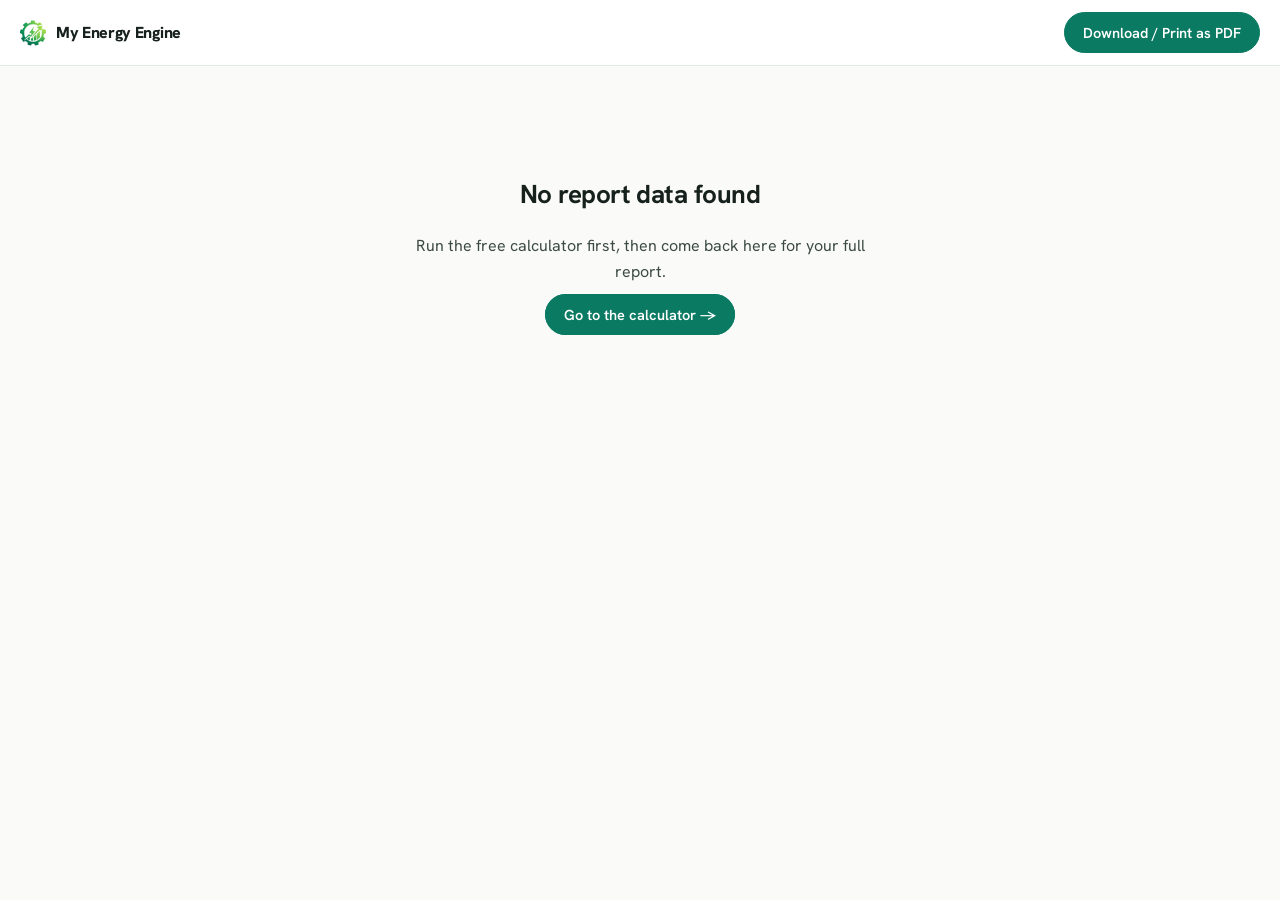
<file: report.html>
<!DOCTYPE html>
<html lang="en">
<head>
<meta charset="UTF-8">
<meta name="viewport" content="width=device-width, initial-scale=1.0">
<title>Your Independent Energy Report | My Energy Engine</title>
<link rel="icon" type="image/png" href="favicon.png">
<meta name="robots" content="noindex, nofollow">
<link rel="preconnect" href="https://fonts.googleapis.com">
<link rel="preconnect" href="https://fonts.gstatic.com" crossorigin>
<link href="https://fonts.googleapis.com/css2?family=Hanken+Grotesk:wght@400;500;600;700;800&family=Fraunces:ital,opsz,wght@1,9..144,400;1,9..144,500&family=JetBrains+Mono:wght@400;500;600&display=swap" rel="stylesheet">
<style>
  :root{
    --brand:#0a7a62; --brand-ink:#075849; --brand-tint:#eef6f3; --brand-2:#12a07f;
    --ink:#16201d; --ink-soft:#3c4a45; --muted:#6b7a74; --line:#e3e9e6; --line-2:#eef2f0;
    --surface:#ffffff; --bg:#fafbf9; --paper:#fff;
    --ember:#b9651f; --ember-ink:#8a4a1f; --ember-tint:#fbf1e8; --gold:#b08a2e; --gold-tint:#fbf6e9;
    --r:14px; --r-lg:20px; --sh-1:0 1px 2px rgba(20,40,33,.05),0 4px 16px rgba(20,40,33,.05);
  }
  *{box-sizing:border-box}
  html{-webkit-text-size-adjust:100%}
  body{margin:0;background:var(--bg);color:var(--ink);font-family:"Hanken Grotesk",system-ui,sans-serif;font-size:16px;line-height:1.6;-webkit-font-smoothing:antialiased}
  .mono{font-family:"JetBrains Mono",monospace}
  em{font-family:"Fraunces",Georgia,serif;font-style:italic;font-weight:500;color:var(--brand);word-spacing:.06em}

  /* screen-only control bar */
  .toolbar{position:sticky;top:0;z-index:20;background:rgba(255,255,255,.92);backdrop-filter:blur(8px);border-bottom:1px solid var(--line);padding:12px 20px;display:flex;align-items:center;justify-content:space-between;gap:12px}
  .tb-brand{display:flex;align-items:center;gap:10px;font-weight:800;letter-spacing:-.02em;font-size:16px}
  .seal{width:26px;height:26px;object-fit:contain;display:inline-block;vertical-align:middle}
  .btn{font-family:inherit;font-weight:600;font-size:14.5px;border-radius:999px;padding:10px 18px;border:1px solid var(--brand);background:var(--brand);color:#fff;cursor:pointer;transition:.15s}
  .btn:hover{background:var(--brand-ink);border-color:var(--brand-ink)}
  .btn.ghost{background:transparent;color:var(--brand);border-color:#cfe7df}
  .btn.ghost:hover{background:var(--brand-tint)}

  .sheet{max-width:840px;margin:0 auto;padding:34px 22px 80px}

  /* cover */
  .cover{background:linear-gradient(155deg,#0c2c25,#0a7a62);color:#fff;border-radius:var(--r-lg);padding:38px 32px;box-shadow:var(--sh-1)}
  .cover .kick{font-family:"JetBrains Mono",monospace;font-size:12px;letter-spacing:.14em;text-transform:uppercase;color:#9fe0cd}
  .cover h1{font-size:clamp(28px,5.5vw,40px);line-height:1.08;letter-spacing:-.015em;word-spacing:.04em;margin:14px 0 0;font-weight:800}
  .cover h1 em{color:#ffe8b0}
  .cover .sub{margin:16px 0 0;color:#d6efe7;font-size:16.5px;max-width:54ch}
  .cover .meta{margin-top:22px;display:flex;flex-wrap:wrap;gap:8px 22px;font-family:"JetBrains Mono",monospace;font-size:12.5px;color:#bfe6da}

  section{margin-top:30px}
  .lbl{font-family:"JetBrains Mono",monospace;font-size:12px;letter-spacing:.12em;text-transform:uppercase;color:var(--brand);font-weight:600}
  h2{font-size:clamp(20px,3.4vw,26px);letter-spacing:-.01em;word-spacing:.03em;margin:8px 0 14px;line-height:1.18}
  h3{font-size:17px;margin:0 0 6px;letter-spacing:-.01em}
  p{margin:0 0 12px}
  .card{background:var(--surface);border:1px solid var(--line);border-radius:var(--r);padding:22px 22px;box-shadow:var(--sh-1)}

  /* home summary */
  .facts{display:grid;grid-template-columns:1fr 1fr;gap:1px;background:var(--line);border:1px solid var(--line);border-radius:var(--r);overflow:hidden}
  .fact{background:var(--surface);padding:13px 16px}
  .fact .k{font-size:12.5px;color:var(--muted);text-transform:uppercase;letter-spacing:.05em;font-family:"JetBrains Mono",monospace}
  .fact .v{font-weight:600;margin-top:3px;font-size:15.5px}

  /* verdict */
  .verdict{background:linear-gradient(160deg,var(--brand-tint),#fff);border:1px solid #cfe7df;border-radius:var(--r-lg);padding:26px 26px}
  .verdict .vt{display:inline-block;font-family:"JetBrains Mono",monospace;font-size:11.5px;letter-spacing:.08em;text-transform:uppercase;font-weight:600;color:var(--brand);background:#fff;border:1px solid #cfe7df;border-radius:999px;padding:5px 12px}
  .verdict h2{margin:14px 0 4px}
  .verdict .vd{color:var(--ink-soft);margin:0}
  .nums{display:grid;grid-template-columns:repeat(4,1fr);gap:12px;margin-top:22px}
  .num{background:#fff;border:1px solid var(--line);border-radius:var(--r);padding:14px}
  .num .nl{font-size:11.5px;color:var(--muted);font-family:"JetBrains Mono",monospace;text-transform:uppercase;letter-spacing:.05em}
  .num .nv{font-family:"JetBrains Mono",monospace;font-weight:600;font-size:21px;margin-top:5px;color:var(--brand-ink);letter-spacing:-.02em}
  .num.warn .nv{color:var(--ember-ink)}

  /* route */
  .step{display:flex;gap:14px;padding:15px 0;border-bottom:1px solid var(--line-2)}
  .step:last-child{border-bottom:0}
  .step .n{flex:none;width:30px;height:30px;border-radius:9px;background:var(--brand);color:#fff;font-family:"JetBrains Mono",monospace;font-weight:600;display:flex;align-items:center;justify-content:center;font-size:14px}
  .step .sb{flex:1;min-width:0}
  .step .stag{font-family:"JetBrains Mono",monospace;font-size:11px;letter-spacing:.06em;text-transform:uppercase;color:var(--brand);font-weight:600}
  .step .sc{font-family:"JetBrains Mono",monospace;font-size:13px;color:var(--ink-soft);margin-top:5px}
  .step .sd{color:var(--ink-soft);font-size:14.5px;margin-top:3px}

  /* options table */
  table{width:100%;border-collapse:collapse;font-size:14.5px}
  th,td{text-align:left;padding:11px 12px;border-bottom:1px solid var(--line)}
  th{font-family:"JetBrains Mono",monospace;font-size:11.5px;letter-spacing:.05em;text-transform:uppercase;color:var(--muted);font-weight:600}
  td.n,th.n{text-align:right;font-family:"JetBrains Mono",monospace;white-space:nowrap}
  tr.rec td{background:var(--brand-tint)}
  .pill{display:inline-block;font-family:"JetBrains Mono",monospace;font-size:10px;letter-spacing:.05em;text-transform:uppercase;color:var(--brand);font-weight:600;background:#fff;border:1px solid #cfe7df;border-radius:999px;padding:2px 7px;margin-left:7px;vertical-align:middle}

  /* mistake + flags */
  .alert{border-radius:var(--r);padding:18px 20px;border:1px solid}
  .alert.ember{background:var(--ember-tint);border-color:#eccfb0}
  .alert.ember .at{color:var(--ember-ink);font-weight:700;margin-bottom:6px}
  .alert.ember .ad{color:#6e4a25;font-size:14.5px}
  .flag{padding:13px 0;border-bottom:1px solid var(--line-2)}
  .flag:last-child{border-bottom:0}
  .flag .ft{font-weight:600}
  .flag .fd{color:var(--ink-soft);font-size:14.5px;margin-top:3px}

  /* checklist */
  .chk{list-style:none;margin:0;padding:0}
  .chk li{display:flex;gap:12px;padding:11px 0;border-bottom:1px solid var(--line-2);font-size:15px}
  .chk li:last-child{border-bottom:0}
  .chk .box{flex:none;width:18px;height:18px;border:2px solid var(--brand);border-radius:5px;margin-top:2px}

  /* assumptions */
  .asum{font-size:14px;color:var(--ink-soft)}
  .asum .row{display:flex;justify-content:space-between;gap:16px;padding:9px 0;border-bottom:1px solid var(--line-2)}
  .asum .row:last-child{border-bottom:0}
  .asum .row .rv{font-family:"JetBrains Mono",monospace;color:var(--ink);white-space:nowrap}

  /* explainer cards */
  .expl{padding:18px 0;border-bottom:1px solid var(--line-2)}
  .expl:first-child{padding-top:2px}
  .expl:last-child{border-bottom:0;padding-bottom:2px}
  .expl h3{font-size:16.5px;line-height:1.3;margin:0 0 8px;color:var(--brand-ink)}
  .expl p{margin:0;font-size:14.5px;line-height:1.6;color:var(--ink-soft)}
  .expl b{color:var(--ink)}

  footer{margin-top:36px;padding-top:22px;border-top:1px solid var(--line);color:var(--muted);font-size:13px;line-height:1.6}

  .empty{max-width:520px;margin:12vh auto;text-align:center;padding:0 24px}
  .empty h1{font-size:26px;letter-spacing:-.02em}
  .empty p{color:var(--ink-soft)}

  @media(max-width:600px){
    .facts{grid-template-columns:1fr}
    .nums{grid-template-columns:1fr 1fr}
    .sheet{padding:22px 14px 64px}
    .cover{padding:30px 22px}
  }

  /* PRINT — clean PDF */
  @media print{
    @page{margin:14mm}
    body{background:#fff;font-size:11.5pt}
    .toolbar,.noprint{display:none!important}
    .sheet{max-width:none;padding:0}
    .cover{background:#0a7a62!important;-webkit-print-color-adjust:exact;print-color-adjust:exact;border-radius:12px}
    .card,.verdict,.facts,.fact,.num,.alert,.pill{-webkit-print-color-adjust:exact;print-color-adjust:exact}
    section{margin-top:20px;break-inside:avoid}
    .step,.flag,.chk li{break-inside:avoid}
    h2{break-after:avoid}
  }
</style>
</head>
<body>

<div class="toolbar noprint">
  <a class="tb-brand" href="/" style="text-decoration:none;color:inherit"><img class="seal" src="logo-mark.png" alt="My Energy Engine" width="26" height="26">My Energy Engine</a>
  <button class="btn" onclick="window.print()">Download / Print as PDF</button>
</div>

<div id="app"></div>

<script src="engine.js"></script>
<script>
"use strict";

var ERA={pre1980:"Built before 1980","1980-1990":"Built 1980–1990","1991-2005":"Built 1991–2005","2006-2010":"Built 2006–2010",post2011:"Built 2011–2020",newbuild:"New build (2021+)"};
var WALL={cavity:"Cavity wall (unfilled)","cavity-filled":"Cavity wall (filled)",solid:"Solid / stone wall",timber:"Timber frame",icf:"ICF / airtight",unknown:"Wall type not known"};
var INS={poor:"Draughty & cold",some:"Average",good:"Pretty warm",excellent:"Toasty & airtight"};
var HEAT={oil:"Oil boiler",gas:"Mains gas boiler",lpg:"LPG boiler",pellet:"Wood pellet / biomass",solid:"Solid fuel / stove",electric:"Electric storage heaters",hp:"Heat pump (existing)"};
var PRIO={cost:"Lowest cost & payback",green:"Lowest carbon",simple:"Simplest / least hassle"};
var GLABEL={hpSystem:"Heat-pump grant",hpCentral:"Central-heating grant",hpBonus:"Fossil-switch bonus",hpOffGas:"Off-gas heat-pump grant",solar:"Solar PV grant",attic:"Attic insulation grant",cavity:"Cavity insulation grant",biomass:"Biomass grant"};

function getData(){
  try{
    var p=new URLSearchParams(location.search).get("d");
    if(p)return JSON.parse(decodeURIComponent(atob(p)));
  }catch(e){}
  try{
    var s=localStorage.getItem("mee_report");
    if(s)return JSON.parse(s);
  }catch(e){}
  return null;
}
function esc(s){return String(s).replace(/[&<>]/g,function(c){return{"&":"&amp;","<":"&lt;",">":"&gt;"}[c];});}

function render(){
  var app=document.getElementById("app");
  var data=getData();
  if(!data||!data.input){
    app.innerHTML='<div class="empty"><h1>No report data found</h1><p>Run the free calculator first, then come back here for your full report.</p><p style="margin-top:18px"><a class="btn" href="/" style="text-decoration:none">Go to the calculator →</a></p></div>';
    return;
  }
  var input=data.input, overrides=data.overrides||null;
  var res, route, flags;
  try{
    res=assess(input,overrides);
    route=routeFor(res,input);
    flags=redFlags(res,input);
  }catch(e){
    app.innerHTML='<div class="empty"><h1>Something went wrong</h1><p>We couldn\'t rebuild this report. Please re-run the calculator.</p><p style="margin-top:18px"><a class="btn" href="/" style="text-decoration:none">Back to the calculator →</a></p></div>';
    return;
  }

  var cur=res.cur;
  var m=function(n){return cur+Math.round(n).toLocaleString();};
  var best=res.best;
  var hp=["hp","insul_hp","full"].indexOf(best.key)>-1;
  var solar=["solar","full"].indexOf(best.key)>-1;
  var insulany=["insul","insul_hp","full","boiler"].indexOf(best.key)>-1;
  var noBER=!input.ber;
  var today=new Date().toLocaleDateString("en-GB",{day:"numeric",month:"long",year:"numeric"});

  // verdict tier
  var tier;
  if(res.conf.label==="High confidence")tier={t:"Clear recommendation",d:"You gave us enough detail to be confident in this direction."};
  else if(res.conf.label==="Good confidence"&&hp)tier={t:"Qualified recommendation",d:"A confident yes — provided a survey confirms the heat-loss figure and your radiators suit lower flow temperatures."};
  else if(res.conf.label==="Indicative"&&hp&&noBER)tier={t:"Indicative — get a BER / EPC first",d:"The direction looks right, but we won't tell you to spend big until a BER / EPC pins down your home's real performance."};
  else tier={t:res.conf.label,d:"Based on what you've told us so far."};

  // home facts
  var facts=[
    ["Region",res.regionName],
    ["Property age",ERA[input.era]||input.era],
    ["Walls",WALL[input.construction]||input.construction],
    ["How it feels",INS[input.insulation]||input.insulation],
    ["Energy rating",input.ber?("Band "+input.ber):"Not supplied (estimated band "+res.band+")"],
    ["Current heating",HEAT[input.heating]||input.heating],
    ["Floor area",input.area+" m²"],
    ["Occupants",String(input.occupants)],
    ["What matters most",PRIO[input.priority]||input.priority]
  ];
  var factsHTML=facts.map(function(f){return '<div class="fact"><div class="k">'+esc(f[0])+'</div><div class="v">'+esc(f[1])+'</div></div>';}).join("");

  // numbers
  var pay=best.payback?(best.payback<1?"<1 yr":best.payback.toFixed(1).replace(/\.0$/,"")+" yrs"):"—";
  var saveWarn=best.save<0;
  var numsHTML=
    '<div class="num"><div class="nl">Net cost after grants</div><div class="nv">'+m(best.net)+'</div></div>'+
    '<div class="num'+(saveWarn?' warn':'')+'"><div class="nl">'+(saveWarn?"Bill change / yr":"Saving / year")+'</div><div class="nv">'+(saveWarn?"+":"")+m(Math.abs(best.save))+'</div></div>'+
    '<div class="num"><div class="nl">Payback</div><div class="nv">'+pay+'</div></div>'+
    '<div class="num"><div class="nl">CO₂ cut / yr</div><div class="nv">'+(best.co2Save>0?Math.round(best.co2Save).toLocaleString()+" kg":"—")+'</div></div>';

  // route
  var routeHTML=route.steps.map(function(s,i){
    return '<div class="step"><div class="n">'+(i+1)+'</div><div class="sb">'+
      (s.tag?'<div class="stag">'+esc(s.tag)+'</div>':'')+
      '<h3>'+esc(s.title)+'</h3>'+
      '<div class="sd">'+esc(s.detail)+'</div>'+
      (s.cost?'<div class="sc">'+esc(s.cost)+'</div>':'')+
    '</div></div>';
  }).join("");

  // options ranked
  var rows=res.list.map(function(o,i){
    var rec=i===0;
    var savTxt=o.save<0?("+"+m(Math.abs(o.save))):m(o.save);
    var pb=o.payback?(o.payback<1?"<1":o.payback.toFixed(1).replace(/\.0$/,"")):"—";
    return '<tr'+(rec?' class="rec"':'')+'>'+
      '<td><strong>'+esc(o.label)+'</strong>'+(rec?'<span class="pill">Recommended</span>':'')+
        '<div style="font-size:12.5px;color:var(--muted);margin-top:3px">'+esc((o.measures||[]).join(" · "))+'</div></td>'+
      '<td class="n">'+m(o.net)+'</td>'+
      '<td class="n">'+m(o.running)+'/yr</td>'+
      '<td class="n">'+savTxt+'/yr</td>'+
      '<td class="n">'+pb+(pb!=="—"?" yr":"")+'</td>'+
    '</tr>';
  }).join("");

  // mistake
  var mistakeHTML="";
  if(res.mistake&&res.mistake.key!==best.key){
    mistakeHTML='<section><span class="lbl">The costly mistake</span><h2>What <em>not</em> to do</h2>'+
      '<div class="alert ember"><div class="at">⚠ '+esc(res.mistake.label)+'</div>'+
      '<div class="ad">'+esc((res.mistake.work&&res.mistake.work[0])||"This option looks tempting but works out worse for your home — most often because it spends on the wrong thing first.")+
      ' Net '+m(res.mistake.net)+', running '+m(res.mistake.running)+'/yr — compare that with the recommendation above.</div></div></section>';
  }

  // flags
  var flagsHTML=flags.map(function(f){return '<div class="flag"><div class="ft">'+esc(f.t)+'</div><div class="fd">'+esc(f.d)+'</div></div>';}).join("");

  // installer questions (tailored)
  var q=[
    "Ask for a written heat-loss / energy assessment for THIS house — not a rule-of-thumb based on floor area.",
    "Confirm the installer is properly registered (MCS in GB, or SEAI-registered in the Republic) — grants depend on it.",
    "Get a fully itemised quote: equipment, labour, controls, and anything excluded (e.g. electrical upgrades, scaffolding).",
    "Ask exactly how the grant is handled — who claims it, and what you pay before vs after it lands.",
    "Ask for two or three recent local references you can actually contact."
  ];
  if(hp){
    q.push("Ask the design flow temperature — a good heat-pump design aims for around 45°C or lower, not 55°C+.");
    q.push("Ask which radiators (or emitters) need upsizing for lower flow temperatures, and whether that's in the price.");
    q.push("Ask for the estimated SCOP (seasonal efficiency) for YOUR home and band — be wary of a single headline figure.");
    q.push("Ask about noise: the outdoor unit's sound level and where it will be sited relative to bedrooms and neighbours.");
  }
  if(solar){
    q.push("Ask for a roof assessment covering orientation and shading across the day — not just total panel count.");
    q.push("Ask about the export tariff: which suppliers you can sign with, and whether MCS certification is in place for it.");
  }
  if(insulany){
    q.push("Ask how ventilation and condensation risk are handled — insulating a house without addressing airflow can cause damp.");
    q.push("Ask what guarantee the insulation carries (e.g. a CIGA guarantee for cavity fill) and who honours it.");
  }
  var qHTML='<ul class="chk">'+q.map(function(t){return '<li><span class="box"></span><span>'+esc(t)+'</span></li>';}).join("")+'</ul>';

  // assumptions
  var a=res.assumptions;
  var arows=[
    ["Electricity price",cur+a.elec+" / kWh"]
  ];
  if(a.fuelKey!=="electric"&&a.fuelKey!=="hp"){arows.push([a.fuelLabel+" price",cur+a.fuelPrice+" / "+a.fuelUnit]);}
  arows.push(
    ["Heat-pump efficiency (SCOP)","×"+a.scop+" (estimated for band "+a.band+")"],
    ["Solar yield",a.solarYield+" kWh per kWp / yr"],
    ["Heat-pump install (before grant)","~"+cur+a.installHP.toLocaleString()],
    ["Solar install (before grant)","~"+cur+a.installSolar.toLocaleString()]
  );
  var gKeys=({ROI:["hpSystem","hpCentral","hpBonus","solar","attic","cavity"],GB:["hpSystem","hpOffGas","biomass"],SCOT:["hpSystem","attic","cavity"],NI:["hpSystem","attic","solar"]})[a.region]||[];
  gKeys.forEach(function(k){ if(a.grants[k]>0) arows.push([GLABEL[k]||k, cur+a.grants[k].toLocaleString()]); });
  var asumHTML='<div class="asum">'+arows.map(function(r){return '<div class="row"><span>'+esc(r[0])+'</span><span class="rv">'+esc(r[1])+'</span></div>';}).join("")+'</div>';

  /* ===== PLAIN-ENGLISH BUILDING SCIENCE — the bit a builder knows that a first-timer doesn't ===== */
  var building=(input.era==="newbuild"||input.era==="post2011");
  var roi=(input.region==="ROI");
  var ccy=cur;
  // explainer cards — chosen by relevance to this home
  var ex=[];
  ex.push(["Cavity walls: bead vs board vs full-fill — what the argument is really about",
    "Everyone on site has an opinion here, so here's the plain version. A cavity wall is two leaves (skins) of block with a gap between them. That gap does one job: it stops rain that soaks the outer leaf from ever reaching the inner leaf. How you insulate that gap is the whole debate.<br><br><b>Partial fill (board/slab):</b> rigid insulation boards are fixed against the inner leaf as the wall is built, leaving a clear air gap (the \u201cresidual cavity\u201d) on the outer side. Done well it performs brilliantly. The catch is workmanship \u2014 boards must be tight-butted with no gaps, and the residual cavity must be kept clear of mortar droppings. Gaps let air loop around the boards (\u201cthermal looping\u201d) and quietly wreck the U-value you paid for.<br><br><b>Full fill (bonded bead):</b> the entire cavity is pumped with EPS beads in a glue, forming one continuous mass with no gaps to loop through. Because it's bonded and water-repellent, certified systems let moisture drain down to the weep holes rather than bridge across. It's fast, low-waste, and forgiving of site workmanship \u2014 which is exactly why a lot of experienced builders quietly prefer it. The catch: it must be a <i>certified</i> bonded-bead system (NSAI / Irish Agr\u00e9ment Board in the Republic, BBA in the UK) installed to the proper drill pattern \u2014 not loose beads.<br><br><b>The honest takeaway:</b> board can edge bead on paper for thermal performance at the same width, but bead is far more tolerant of imperfect site work \u2014 and imperfect site work is the norm, not the exception. Ask which one your builder can deliver <i>well</i>, not just which is \u201cbest\u201d in a brochure."]);
  if(building){
    ex.push(["\u201cWe always built it this way\u201d \u2014 why that's now a trap",
      "A builder who's put up twenty houses knows a method that worked. The problem is the standard has moved under everyone's feet. New homes now have to hit far tighter heat-loss and airtightness targets than even a decade ago, and the carbon limits are effectively set at a level no oil or gas boiler can meet \u2014 which is why a heat pump is now the default on a new build, not an upgrade.<br><br>What that means for you: a wall, floor or roof build-up that was \u201cgrand\u201d on the last job may not comply now, and a heat pump dropped into a house that isn't airtight will run cold and cost a fortune. The order of trust matters \u2014 your <b>assigned designer/engineer and the U-value and airtightness figures on your drawings</b> are the authority, not the loudest voice on site. If a sub-contractor wants to deviate \u201cto save time,\u201d that change should go back through whoever signs off compliance, every time."]);
    ex.push(["Insulation placement & cold bridges \u2014 the detail that makes or breaks the figure",
      "The U-value on your drawings is a <i>laboratory</i> number. You only actually get it if the insulation is continuous \u2014 no gaps at junctions, no squashed sections, and the wall ties and service penetrations handled properly. The places heat escapes a new build are almost always the <b>junctions</b>: wall-to-floor, wall-to-roof, around windows, at the wall plate. These \u201cthermal bridges\u201d are cold lines where heat leaks and, worse, where condensation and mould can form years later.<br><br>This is why the same drawings can produce a warm, dry house or a draughty, damp one depending purely on who built it. Ask to see the <b>thermal-bridging / junction details</b> and make sure whoever's laying insulation has actually been shown them \u2014 it's the cheapest insurance on the whole build."]);
    ex.push(["Airtightness & ventilation \u2014 why you can't have one without the other",
      "Two words that decide whether your dream home is comfortable or stuffy and damp. <b>Airtightness</b> means sealing the uncontrolled draughts (gaps, leaky junctions) so you're not heating air that immediately leaks out. A modern build is tested for this. <b>Ventilation</b> then puts the air exchange back under control \u2014 deliberately, with heat recovery \u2014 instead of leaving it to random gaps.<br><br>Here's the trap a lot of first-timers fall into: make a house airtight but skimp on ventilation, and you get condensation, stale air and mould. The two must be designed together. On a tight new build that usually means <b>MVHR</b> (mechanical ventilation with heat recovery) \u2014 it pulls stale, damp air from kitchens and bathrooms and uses its warmth to pre-heat the fresh air coming in. It's not a luxury at this airtightness level; it's the thing that keeps the house healthy. Agree the ventilation strategy <i>early</i>, not as an afterthought once the walls are up."]);
  } else {
    ex.push(["Retrofit cavity fill \u2014 what to check before you let anyone drill your walls",
      "Pumping an existing cavity is one of the best-value upgrades there is \u2014 but only if your wall is suitable. The cavity has to be clean, the right width (very narrow or rubble-filled cavities aren't suitable for standard injection), and the outer wall sound, or you risk pushing damp across. A good installer drills a small inspection hole first to check, and uses a <b>certified bonded-bead system</b> to the manufacturer's drill pattern so the fill is complete with no cold gaps.<br><br>Red flag: anyone who quotes to pump your cavity without inspecting it, or who can't tell you the certification of the bead system. The damp problems people blame on \u201ccavity insulation\u201d almost always trace back to an unsuitable wall or a botched fill \u2014 not the idea itself."]);
    ex.push(["Insulate before you heat-pump \u2014 the order that saves thousands",
      "The single most expensive mistake in this whole area is fitting a heat pump into a leaky house. A heat pump runs cool, gentle water \u2014 it sips energy in a well-insulated home and gulps it in a draughty one. Put one into a cold house and your bills can go <i>up</i>, and you'll have paid for a bigger, more expensive unit than you'd have needed.<br><br>The right order is almost always: tighten the fabric first (attic, walls, draughts), <i>then</i> size and fit the heat pump for the lower demand. It's not just cheaper to run \u2014 it's a smaller install bill too. Anyone pushing a heat pump without first asking about your insulation is selling a box, not solving your problem."]);
    ex.push(["Airtightness & ventilation in an upgrade \u2014 don't seal yourself into a damp box",
      "As you make an older house warmer and tighter \u2014 new windows, draught-proofing, insulation \u2014 you also trap moisture that used to escape through all those gaps. Reduce the draughts without giving the moisture a planned way out and you can create condensation and mould where there was none.<br><br>So whenever you tighten a house, think about ventilation in the same breath: trickle vents on new windows, decent extract in the kitchen and bathroom, and on bigger renovations sometimes mechanical ventilation. It's the bit homeowners forget, and it's the bit that causes the damp complaints. Warm <i>and</i> well-ventilated \u2014 never one without the other."]);
  }
  var exHTML=ex.map(function(c){return '<div class="expl"><h3>'+c[0]+'</h3><p>'+c[1]+'</p></div>';}).join("");

  /* ===== WHAT A FAIR QUOTE LOOKS LIKE \u2014 indicative ranges so they can spot a rip-off ===== */
  var fq=[];
  function fqRow(label,lo,hi,note){fq.push([label,ccy+lo.toLocaleString()+"\u2013"+ccy+hi.toLocaleString(),note]);}
  if(hp){fqRow("Air-source heat pump (supply + install, before grant)", roi?12000:11000, roi?17000:16000, "Whole-house system. Wildly cheaper quotes often skip radiator upgrades or proper design.");}
  if(insulany){fqRow("Attic insulation (top-up to current standard)", roi?1200:1000, roi?2800:2400, "Per typical house. Cheap and high-impact.");
    fqRow("Cavity wall fill (bonded bead, whole house)", roi?1300:1100, roi?2600:2200, "Detached costs more than terraced \u2014 more exposed wall.");}
  if(solar){fqRow("Solar PV ~4.5 kWp (panels + inverter, before grant)", roi?6500:6000, roi?9500:9000, "Add a battery and it rises a few thousand more.");}
  fqRow("BER / EPC assessment", roi?150:120, roi?300:250, "Worth it \u2014 unlocks grants and confirms the plan.");
  var fqHTML='<div class="card" style="padding:6px 4px"><table><thead><tr><th>Work</th><th class="n">Fair range</th></tr></thead><tbody>'+
    fq.map(function(r){return '<tr><td><strong>'+esc(r[0])+'</strong><div style="font-size:12.5px;color:var(--muted);margin-top:3px">'+esc(r[2])+'</div></td><td class="n">'+esc(r[1])+'</td></tr>';}).join("")+
    '</tbody></table></div><p style="font-size:13px;color:var(--muted);margin-top:10px">Indicative 2026 ranges for guidance only \u2014 your real quote depends on your house, access and finish. A quote far <i>below</i> these usually means something\u2019s been left out; ask what.</p>';

  /* ===== GRANT WALKTHROUGH \u2014 the actual steps, which are fiddly ===== */
  var gw=[];
  if(roi){
    gw=["Register for the grant on the <b>SEAI</b> website <i>before</i> any work starts \u2014 applying after the fact usually voids it.",
      "Use an <b>SEAI-registered contractor</b> \u2014 the grant depends on it. Ask for their registration number and check it.",
      "Get a <b>BER assessment</b> done where required \u2014 it's often part-funded and confirms what you qualify for.",
      "Agree clearly who claims the grant: most homeowners pay the contractor the net figure and SEAI pays the grant portion directly. Confirm this in writing.",
      "Keep every invoice and the post-works BER \u2014 you'll need them to draw the grant down."];
  } else if(input.region==="SCOT"){
    gw=["Contact <b>Home Energy Scotland</b> first and get your recommendations report \u2014 the process is homeowner-led, not installer-led.",
      "Confirm whether you qualify for the <b>rural/island uplift</b> (it's postcode-based and worth up to £1,500 more).",
      "Decide grant vs grant-plus-interest-free-loan \u2014 the loan covers the rest of the cost at 0%, which softens the upfront hit.",
      "Use an installer who's set up for the HES process and certified (MCS for heat pumps).",
      "Keep all paperwork \u2014 quotes, certificates, invoices \u2014 for the claim."];
  } else if(input.region==="GB"){
    gw=["For a heat pump, your <b>MCS-certified installer</b> applies for the <b>Boiler Upgrade Scheme</b> grant on your behalf and takes it off your bill \u2014 you don't claim it yourself.",
      "Confirm the installer is genuinely MCS-certified before signing \u2014 no certification, no grant.",
      "Off-gas oil/LPG homes: check you're getting the higher £9,000 rate (from July 2026) rather than £7,500.",
      "Insulation help is largely means-tested (ECO4) \u2014 check eligibility separately; don't assume it's included.",
      "Get the grant amount stated explicitly on your quote so there are no surprises."];
  } else {
    gw=["Northern Ireland has <b>no Boiler Upgrade Scheme and no SEAI</b> \u2014 the main help is the means-tested <b>NISEP</b> scheme.",
      "Check NISEP / Affordable Warmth eligibility by income before assuming you'll get help \u2014 many owner-occupiers don't qualify.",
      "You still get <b>0% VAT</b> on heat pumps, insulation and solar \u2014 make sure your quote reflects that.",
      "Because grants are thin here, focus on the measures with the best payback regardless of grant \u2014 usually insulation first.",
      "Keep an eye out for one-off schemes; they come and go. Confirm current availability before committing."];
  }
  var gwHTML='<ol class="chk">'+gw.map(function(t){return '<li><span class="box"></span><span>'+t+'</span></li>';}).join("")+'</ol>';

  /* ===== WHY THIS RANKS WHERE IT DOES \u2014 reasoning behind the table ===== */
  var prio=({cost:"keeping cost and payback lowest",green:"cutting carbon the most",simple:"the least hassle"})[input.priority]||"your priorities";
  var why="<p>You told us you care most about <b>"+prio+"</b>, so that's how we weighted things. <b>"+esc(best.label)+"</b> came out on top because it gives the strongest result on that measure for <i>your</i> specific home \u2014 your band "+res.band+" fabric, your "+esc((HEAT[input.heating]||input.heating).toLowerCase())+", and the grants you actually qualify for in "+esc(res.regionName)+".</p>";
  if(res.mistake&&res.mistake.key!==best.key){why+="<p style=\"margin-top:10px\">We deliberately ranked <b>"+esc(res.mistake.label)+"</b> low, even though it can look tempting, because for a home like yours it spends money in the wrong order and gives a worse real-world result. The ranking isn't about what's newest or most expensive \u2014 it's about what pays you back.</p>";}
  why+="<p style=\"margin-top:10px\">If you change what you care about \u2014 say you'd rather cut carbon than cost \u2014 the order can shift. That's not a flaw; it's the honest answer that the order depends on what <i>you</i> value, and we'd rather show you that than pretend there's one magic answer.</p>";

  /* personal acknowledgement \u2014 recognise a home that's already in good shape */
  var well=["A","B"].indexOf(res.band)>-1, goodIns=["good","excellent"].indexOf(input.insulation)>-1;
  var personalLine="";
  if(input.heating==="hp"){
    personalLine="You've already done the big one \u2014 the heat pump's in. So this isn't about fixing problems; it's about squeezing the last bit of value out of a home that's already in good shape.";
  } else if(well&&goodIns){
    personalLine="Your home is already in strong shape, so treat this as the next bit of value rather than a rescue job \u2014 the easy wins are mostly behind you.";
  } else if(["E","F","G"].indexOf(res.band)>-1){
    personalLine="The good news: in a home like yours, the biggest savings are also the most affordable ones \u2014 you don't have to spend big to feel a real difference.";
  }

  app.innerHTML=
  '<div class="sheet">'+

    '<div class="cover">'+
      '<div class="kick">Independent energy report</div>'+
      '<h1>What I\'d do with <em>this house</em></h1>'+
      '<p class="sub">A complete, independent read on your home — the recommended route, the real numbers, the mistakes to avoid, and the exact questions to ask before you spend.</p>'+
      '<div class="meta"><span>'+esc(res.regionName)+'</span><span>'+esc(HEAT[input.heating]||input.heating)+'</span><span>'+input.area+' m²</span><span>'+esc(today)+'</span></div>'+
    '</div>'+

    '<section><span class="lbl">Your home</span><h2>The house we assessed</h2>'+
      '<div class="facts">'+factsHTML+'</div>'+
      '<p style="font-size:13px;color:var(--muted);margin-top:10px">'+(input.ber?'Based on your supplied energy rating.':'No energy rating was supplied, so figures use an estimated band of '+res.band+'. A BER/EPC would sharpen every number below.')+'</p>'+
    '</section>'+

    '<section><div class="verdict">'+
      '<span class="vt">'+esc(tier.t)+' · '+esc(res.conf.label)+'</span>'+
      '<h2>'+esc(best.label)+'</h2>'+
      '<p class="vd">'+esc(tier.d)+'</p>'+
      (personalLine?'<p class="vd" style="margin-top:10px">'+esc(personalLine)+'</p>':'')+
      '<div class="nums">'+numsHTML+'</div>'+
    '</div></section>'+

    '<section><span class="lbl">Your route</span><h2>The plan, <em>in the right order</em></h2>'+
      '<div class="card">'+routeHTML+'</div>'+
      '<p style="font-size:13px;color:var(--muted);margin-top:10px">Costs are indicative and after any grant you qualify for. Always confirm with a written quote.</p>'+
    '</section>'+

    '<section><span class="lbl">Every option compared</span><h2>What each path actually costs</h2>'+
      '<div class="card" style="padding:6px 4px"><table><thead><tr><th>Option</th><th class="n">Net cost</th><th class="n">Running</th><th class="n">Saving</th><th class="n">Payback</th></tr></thead><tbody>'+rows+'</tbody></table></div>'+
    '</section>'+

    mistakeHTML+

    '<section><span class="lbl">On your side of the table</span><h2>Quote red-flags to <em>watch for</em></h2>'+
      '<div class="card">'+flagsHTML+'</div></section>'+

    '<section><span class="lbl">Take this to your meetings</span><h2>Questions to ask every installer</h2>'+
      '<div class="card">'+qHTML+'</div></section>'+

    '<section><span class="lbl">Plain English, no jargon</span><h2>What these choices <em>actually mean</em></h2>'+
      '<p style="color:var(--ink-soft);margin:0 0 16px;font-size:15.5px">The stuff every builder, neighbour and brother-in-law has a strong opinion on \u2014 explained calmly, so you can tell a real answer from a sales line or a habit.</p>'+
      '<div class="card">'+exHTML+'</div></section>'+

    '<section><span class="lbl">Spot a rip-off</span><h2>What a <em>fair quote</em> looks like</h2>'+
      fqHTML+'</section>'+

    '<section><span class="lbl">Get the money you\u2019re owed</span><h2>How to actually claim your grants</h2>'+
      '<div class="card">'+gwHTML+'</div></section>'+

    '<section><span class="lbl">The reasoning</span><h2>Why your plan ranks <em>the way it does</em></h2>'+
      '<div class="card">'+why+'</div></section>'+

    '<section><span class="lbl">Full transparency</span><h2>The assumptions behind every number</h2>'+
      '<div class="card">'+asumHTML+'</div>'+
      '<p style="font-size:13px;color:var(--muted);margin-top:10px">These are the figures the engine used. If your real prices differ, the result shifts — which is exactly why we show them.</p>'+
    '</section>'+

    '<footer>This report is independent guidance, not a substitute for a site survey by a qualified installer or assessor. We favour no technology and no installer, and our recommendations cannot be bought. Costs, grants and prices are indicative for 2026 and change over time — confirm current figures before committing. Generated '+esc(today)+' by My Energy Engine.</footer>'+

  '</div>';
}
render();
</script>
</body>
</html>
</file>
<file: article.css>
/* ============================================================
   My Energy Engine — shared article stylesheet
   Link from every content page:  <link rel="stylesheet" href="/article.css">
   Edit once, restyles every article.
   ============================================================ */
:root{
  --bg:#fafbf9; --surface:#ffffff; --surface-2:#eef2f0; --paper:#fcfdfc;
  --ink:#0d1c18; --ink-soft:#44544e; --muted:#7a8a84;
  --brand:#0a7a62; --brand-2:#12a585; --brand-tint:#e6f3ef; --brand-ink:#063f33;
  --mint-bright:#16c79a;
  --ember:#c2620e; --ember-tint:#fcefe2; --ember-ink:#8a3d10;
  --gold:#b9852a;
  --panel:#0c1f1b; --panel-line:rgba(255,255,255,.10);
  --line:#e3e9e6; --line-2:#d3dcd7;
  --r:16px; --r-lg:22px;
  --sh-1:0 1px 2px rgba(13,28,24,.06);
  --sh-2:0 2px 6px rgba(13,28,24,.05), 0 14px 30px -16px rgba(13,28,24,.18);
}
*{box-sizing:border-box}
html{scroll-behavior:smooth}
body{margin:0;background:var(--bg);color:var(--ink);
  font-family:"Hanken Grotesk",system-ui,sans-serif;font-size:18px;line-height:1.62;
  -webkit-font-smoothing:antialiased;letter-spacing:-.005em}
h1,h2,h3,h4{font-family:"Hanken Grotesk",system-ui,sans-serif;letter-spacing:-.025em;font-weight:700}
.serif,em.s{font-family:"Fraunces",Georgia,serif;font-style:italic;font-weight:500}
.mono{font-family:"JetBrains Mono",ui-monospace,monospace;font-variant-numeric:tabular-nums}
a{color:var(--brand);text-decoration:none}
a:hover{text-decoration:underline}
img{max-width:100%}

/* header */
.bar{position:sticky;top:0;z-index:40;background:rgba(250,251,249,.82);backdrop-filter:saturate(160%) blur(12px);border-bottom:1px solid var(--line)}
.bar .wrap{max-width:1080px;margin:0 auto;padding:0 22px;display:flex;align-items:center;justify-content:space-between;height:62px}
.brand{display:flex;align-items:center;gap:10px;font-weight:800;font-size:17.5px;color:var(--ink);white-space:nowrap}
.brand:hover{text-decoration:none}
.seal{width:28px;height:28px;border-radius:9px;background:linear-gradient(150deg,var(--brand),var(--brand-2));display:flex;align-items:center;justify-content:center;flex:0 0 auto}
.seal svg{width:16px;height:16px}
.brand small{font-family:"JetBrains Mono",monospace;font-weight:400;font-size:10px;letter-spacing:.1em;color:var(--muted);text-transform:uppercase}
.bar .cta{font-weight:600;font-size:14px;background:var(--ink);color:#fff;padding:9px 16px;border-radius:999px;white-space:nowrap}
.bar .cta:hover{background:var(--brand);text-decoration:none}

/* article shell */
.art{max-width:720px;margin:0 auto;padding:0 22px}
.crumb{font-family:"JetBrains Mono",monospace;font-size:12px;letter-spacing:.04em;color:var(--muted);margin:34px 0 0}
.crumb a{color:var(--muted)}
.eyebrow{font-family:"JetBrains Mono",monospace;font-size:12px;letter-spacing:.14em;text-transform:uppercase;color:var(--brand);font-weight:500}
h1.title{font-size:clamp(30px,5vw,46px);line-height:1.06;margin:14px 0 0;letter-spacing:-.035em}
h1.title em{font-family:"Fraunces",Georgia,serif;font-style:italic;font-weight:500;color:var(--brand)}
.dek{font-size:clamp(18px,2.4vw,21px);color:var(--ink-soft);margin:18px 0 0;line-height:1.5}
.meta{display:flex;flex-wrap:wrap;gap:8px 16px;margin:22px 0 0;padding-bottom:26px;border-bottom:1px solid var(--line);font-family:"JetBrains Mono",monospace;font-size:12.5px;color:var(--muted)}
.meta span{display:flex;align-items:center;gap:7px}
.meta span::before{content:"";width:5px;height:5px;border-radius:50%;background:var(--brand-2)}

/* prose */
.prose{padding:8px 0 10px}
.prose h2{font-size:clamp(23px,3.4vw,30px);margin:42px 0 0;letter-spacing:-.03em}
.prose h3{font-size:20px;margin:30px 0 0}
.prose p{margin:16px 0 0;font-size:18px}
.prose ul,.prose ol{margin:16px 0 0;padding-left:22px}
.prose li{margin:8px 0}
.prose strong{font-weight:700}
.prose a{font-weight:600}
.lead{font-size:20px;color:var(--ink)}

/* callouts */
.box{margin:26px 0 0;border-radius:var(--r);padding:20px 22px;border:1px solid var(--line)}
.box .bl{font-family:"JetBrains Mono",monospace;font-size:11.5px;letter-spacing:.06em;text-transform:uppercase;font-weight:600;margin-bottom:7px;display:block}
.box p{margin:0;font-size:16.5px}
.box.key{background:var(--brand-tint);border-color:#cfe7df}
.box.key .bl{color:var(--brand)}
.box.key p{color:var(--brand-ink)}
.box.warn{background:var(--ember-tint);border-color:#f0c9a6;border-left:4px solid var(--ember)}
.box.warn .bl{color:var(--ember-ink)}
.box.warn p{color:#6b4424}
.box.border{background:#fff;border-color:var(--line-2)}
.box.border .bl{color:var(--gold)}

/* table */
.tbl{margin:24px 0 0;overflow-x:auto;border:1px solid var(--line);border-radius:var(--r)}
table{width:100%;border-collapse:collapse;font-size:15.5px;min-width:480px}
th,td{text-align:left;padding:13px 16px;border-bottom:1px solid var(--line)}
th{font-family:"JetBrains Mono",monospace;font-size:11.5px;letter-spacing:.05em;text-transform:uppercase;color:var(--muted);font-weight:500;background:var(--paper)}
td{color:var(--ink-soft)}
tr:last-child td{border-bottom:0}
td.num{font-family:"JetBrains Mono",monospace;color:var(--ink)}
td.good{color:var(--brand);font-family:"JetBrains Mono",monospace}
td.bad{color:var(--ember);font-family:"JetBrains Mono",monospace}

/* faq */
.faq{margin:40px 0 0}
.faq details{border-top:1px solid var(--line);padding:4px 0}
.faq summary{list-style:none;cursor:pointer;font-weight:700;font-size:17px;padding:16px 0;display:flex;align-items:center;justify-content:space-between;gap:12px}
.faq summary::-webkit-details-marker{display:none}
.faq summary::after{content:"";width:9px;height:9px;border-right:2px solid var(--brand);border-bottom:2px solid var(--brand);transform:rotate(45deg);transition:transform .18s;flex:0 0 auto}
.faq details[open] summary::after{transform:rotate(-135deg)}
.faq .fa{padding:0 0 18px;color:var(--ink-soft);font-size:16.5px}

/* CTA into the calculator */
.cta-block{margin:46px 0 0;background:var(--panel);color:#fff;border-radius:var(--r-lg);padding:34px 30px;position:relative;overflow:hidden}
.cta-block::after{content:"";position:absolute;inset:0;background:radial-gradient(520px 220px at 90% -20%,rgba(22,199,154,.20),transparent 62%);pointer-events:none}
.cta-block .e{font-family:"JetBrains Mono",monospace;font-size:12px;letter-spacing:.1em;text-transform:uppercase;color:var(--mint-bright);position:relative;z-index:2}
.cta-block h2{font-size:clamp(23px,3.5vw,30px);margin:10px 0 0;position:relative;z-index:2;color:#fff}
.cta-block h2 em{font-family:"Fraunces",Georgia,serif;font-style:italic;font-weight:500;color:var(--mint-bright)}
.cta-block p{margin:14px 0 0;color:#c6d4ce;position:relative;z-index:2;max-width:52ch;font-size:16.5px}
.cta-block a.go{display:inline-flex;align-items:center;gap:9px;margin:22px 0 0;background:var(--brand);color:#fff;font-weight:600;font-size:16px;padding:15px 24px;border-radius:12px;position:relative;z-index:2;box-shadow:0 8px 20px -8px rgba(10,122,98,.6)}
.cta-block a.go:hover{background:#0d8c70;text-decoration:none}

/* related */
.related{margin:42px 0 0;padding-top:26px;border-top:1px solid var(--line)}
.related .rl{font-family:"JetBrains Mono",monospace;font-size:11.5px;letter-spacing:.06em;text-transform:uppercase;color:var(--muted)}
.related ul{list-style:none;margin:12px 0 0;padding:0;display:grid;gap:8px}
.related a{font-weight:600}

/* footer */
footer{margin-top:54px;background:var(--bg);border-top:1px solid var(--line);padding:40px 0;font-size:13.5px;color:var(--muted)}
footer .wrap{max-width:720px;margin:0 auto;padding:0 22px}
footer .fbrand{display:flex;align-items:center;gap:10px;font-weight:800;font-size:16px;color:var(--ink)}
footer .disc{margin-top:14px;max-width:64ch;line-height:1.6}
footer a{color:var(--ink-soft)}

@media(max-width:560px){
  body{font-size:17px}
  .prose p,.prose .lead{font-size:17px}
  .brand small{display:none}
  .bar .cta{padding:8px 13px;font-size:13px}
}
@media(prefers-reduced-motion:reduce){*{animation:none!important;transition:none!important;scroll-behavior:auto}}
</file>
